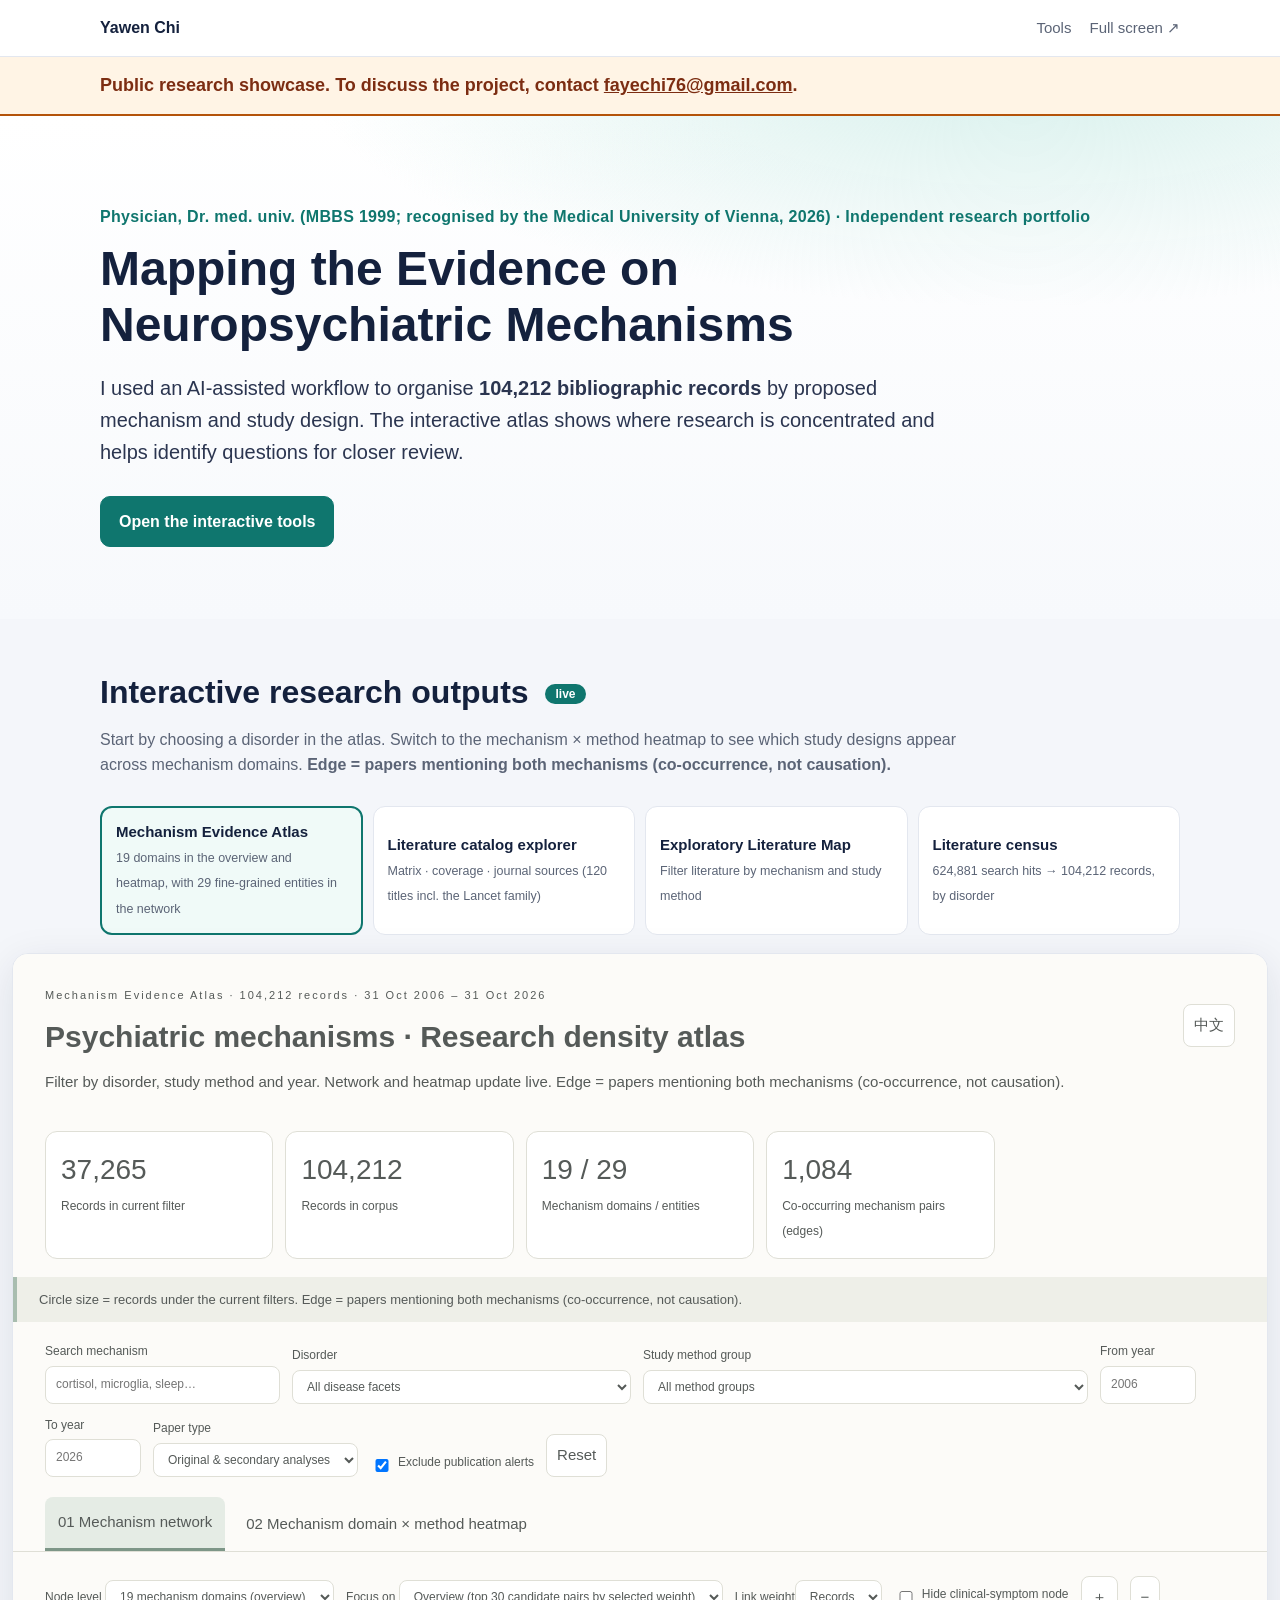
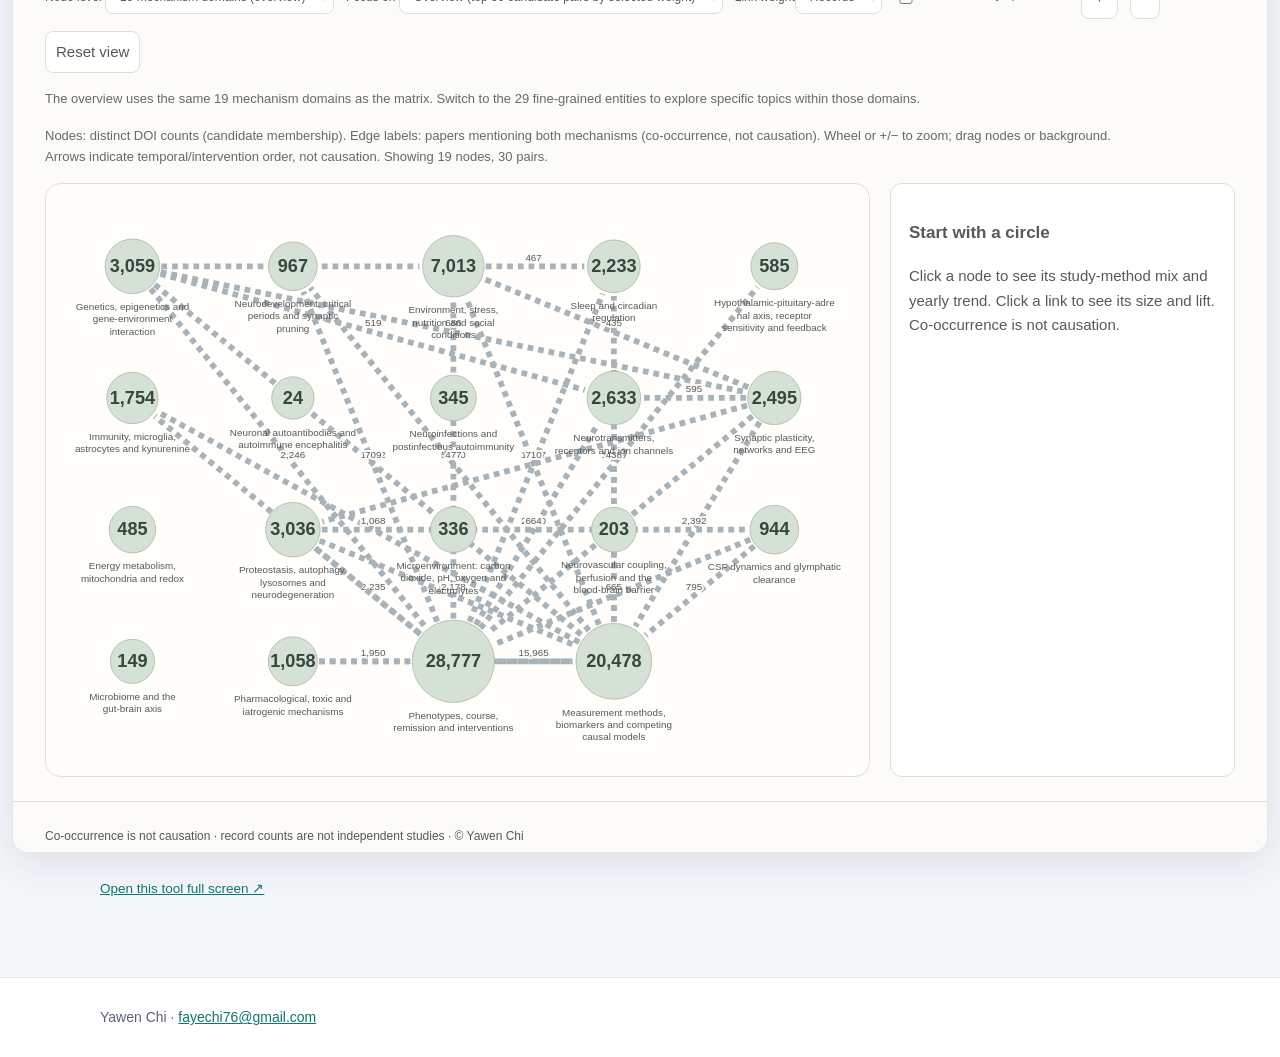
<file: index.html>
<!DOCTYPE html>
<html lang="en">
<head>
<meta charset="utf-8">
<meta name="viewport" content="width=device-width, initial-scale=1">
<title>Yawen Chi · Physician · Quantitative evidence &amp; clinical research portfolio</title>
<meta name="description" content="Physician-researcher portfolio: a machine-assisted map of 104,212 neuropsychiatric research records, and how these data skills prepare for clinical cohort research on venous thromboembolism outcomes and the brain–liver axis.">
<link rel="stylesheet" href="assets/style.css?v=20261121c">
</head>
<body>
<header class="nav">
  <div class="wrap navin">
    <a class="brand" href="#top">Yawen Chi</a>
    <nav><a href="#atlas">Tools</a><a href="atlas/index.html#en" target="_blank" rel="noopener">Full screen ↗</a></nav>
  </div>
</header>

<main id="top">
<div class="partial"><div class="wrap"><strong>Public research showcase.</strong> To discuss the project, contact <a href="mailto:fayechi76@gmail.com">fayechi76@gmail.com</a>.</div></div>

<section class="hero">
  <div class="wrap">
    <p class="eyebrow">Physician, Dr. med. univ. (MBBS 1999; recognised by the Medical University of Vienna, 2026) · Independent research portfolio</p>
    <h1>Mapping the Evidence on Neuropsychiatric Mechanisms</h1>
    <p class="lead">I used an AI-assisted workflow to organise <strong>104,212 bibliographic records</strong> by proposed mechanism and study design. The interactive atlas shows where research is concentrated and helps identify questions for closer review.</p>
    <div class="cta">
      <a class="btn primary" href="#atlas">Open the interactive tools</a>
    </div>
  </div>
</section>

<section id="atlas" class="band atlas">
  <div class="wrap">
    <h2>Interactive research outputs <span class="pill">live</span></h2>
    <p class="sub">Start by choosing a disorder in the atlas. Switch to the mechanism × method heatmap to see which study designs appear across mechanism domains. <strong>Edge = papers mentioning both mechanisms (co-occurrence, not causation).</strong></p>
    <div class="tabs4" role="tablist">
      <button class="on" data-src="atlas/index.html#en"><b>Mechanism Evidence Atlas</b><span>19 domains in the overview and heatmap, with 29 fine-grained entities in the network</span></button>
      <button data-src="catalog/index.html#en"><b>Literature catalog explorer</b><span>Matrix · coverage · journal sources (120 titles incl. the Lancet family)</span></button>
      <button data-src="pilot/index.html"><b>Exploratory Literature Map</b><span>Filter literature by mechanism and study method</span></button>
      <button data-src="census/index.html"><b>Literature census</b><span>624,881 search hits → 104,212 records, by disorder</span></button>
    </div>
  </div>
  <div class="frame"><iframe id="viewer" src="atlas/index.html#en" title="Interactive research output" loading="eager"></iframe></div>
  <div class="wrap"><p class="fine"><a id="fs" href="atlas/index.html#en" target="_blank" rel="noopener">Open this tool full screen ↗</a></p></div>
</section>
<script>(function(){var v=document.getElementById('viewer');
document.querySelectorAll('.tabs4 button').forEach(function(b){b.onclick=function(){document.querySelectorAll('.tabs4 button').forEach(function(x){x.classList.toggle('on',x===b)});v.style.height='';v.src=b.dataset.src;document.getElementById('fs').href=b.dataset.src;};});
window.addEventListener('message',function(e){if(e.source!==v.contentWindow||!e.data||typeof e.data.toolHeight!=='number')return;if(v.getAttribute('src').indexOf('catalog/')!==0)return;var h=Math.max(480,Math.min(12000,e.data.toolHeight));v.style.height=h+'px';});})();</script>


<footer class="foot"><div class="wrap">Yawen Chi · <a href="mailto:fayechi76@gmail.com">fayechi76@gmail.com</a></div></footer>
</main>
</body>
</html>
</file>
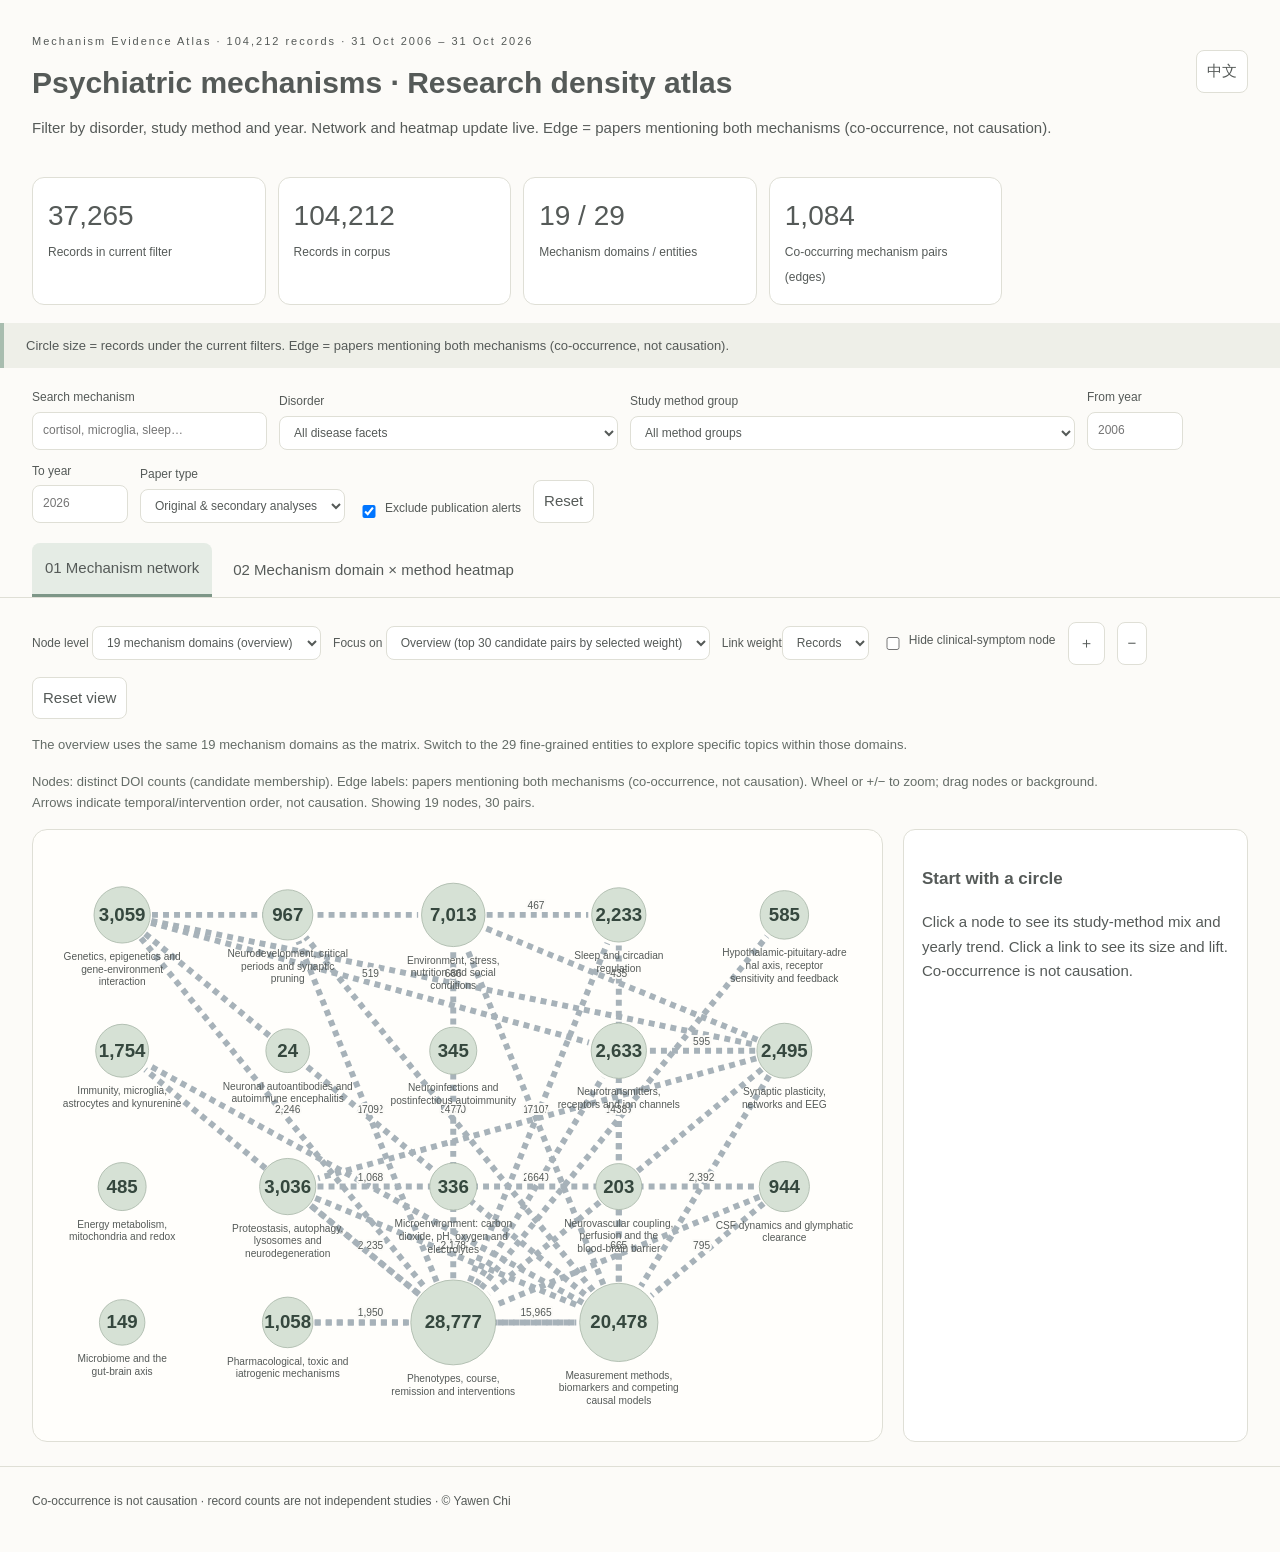
<file: atlas/index.html>
<!doctype html><html lang="en"><meta charset="utf-8"><meta name="viewport" content="width=device-width,initial-scale=1"><title>Mechanism Evidence Atlas · Yawen Chi</title><link rel="stylesheet" href="network.css"><link rel="stylesheet" href="public.css"><body>
<header><div class="eyebrow">Mechanism Evidence Atlas · 104,212 records · 31 Oct 2006 – 31 Oct 2026</div><button id="language" class="lang">中文</button><h1 data-zh="精神疾病机制 · 研究密度网络" data-en="Psychiatric mechanisms · Research density atlas"></h1><p data-zh="筛选疾病、方法与年份，网络与热图实时更新。连线 = 同时提及两个机制的论文（共现，非因果）。" data-en="Filter by disorder, study method and year. Network and heatmap update live. Edge = papers mentioning both mechanisms (co-occurrence, not causation)."></p></header>
<section class="metrics" id="metrics"></section>
<div class="notice" id="notice"></div>
<section class="filters"><label><span data-zh="检索机制" data-en="Search mechanism"></span><input id="search" type="search" placeholder="cortisol, microglia, sleep…"></label><label><span data-zh="疾病" data-en="Disorder"></span><select id="disease"></select></label><label><span data-zh="研究方法主类" data-en="Study method group"></span><select id="method"></select></label><label><span data-zh="起始年份" data-en="From year"></span><input id="from" type="number" min="2006" max="2026" placeholder="2006"></label><label><span data-zh="结束年份" data-en="To year"></span><input id="to" type="number" min="2006" max="2026" placeholder="2026"></label><label><span data-zh="论文类别" data-en="Paper type"></span><select id="paperType"><option value="all" data-zh="全部（含综述）" data-en="All, including reviews"></option><option value="original" selected data-zh="原始研究与二次分析" data-en="Original & secondary analyses"></option><option value="review" data-zh="仅综述与证据综合" data-en="Reviews & evidence synthesis"></option></select></label><label class="check"><input id="alerts" type="checkbox" checked><span data-zh="排除出版警示" data-en="Exclude publication alerts"></span></label><button id="reset" data-zh="重置" data-en="Reset"></button>
<select id="level" hidden><option value="all"></option></select></section>
<nav><button data-tab="network" class="active" data-zh="01 机制网络" data-en="01 Mechanism network"></button><button data-tab="coverage" data-zh="02 机制领域 × 方法热图" data-en="02 Mechanism domain × method heatmap"></button></nav>
<main><section id="network" class="view active"><div class="toolbar"><label><span data-zh="节点层级" data-en="Node level"></span> <select id="granularity" aria-describedby="node-level-note"><option value="top" selected data-zh="19 个机制领域（总览）" data-en="19 mechanism domains (overview)"></option><option value="fine" data-zh="29 个细分机制实体" data-en="29 fine-grained mechanism entities"></option></select></label><select id="edgeMode" hidden><option value="candidate" selected></option></select><label><span data-zh="聚焦实体" data-en="Focus on"></span> <select id="focus"></select></label><label><span data-zh="连线权重" data-en="Link weight"></span><select id="edgeWeight"><option value="raw" data-zh="题录数" data-en="Records"></option><option value="lift">Lift</option></select></label><label class="check"><input id="hideSymptoms" type="checkbox"><span data-zh="隐藏临床症状节点" data-en="Hide clinical-symptom node"></span></label><button id="zoomIn">＋</button><button id="zoomOut">−</button><button id="fit" data-zh="复位" data-en="Reset view"></button></div>
<p class="caption" id="node-level-note" data-zh="默认显示 19 个机制领域，与矩阵使用同一分类层级。切换后可查看归入这些领域的 29 个细分实体。" data-en="The overview uses the same 19 mechanism domains as the matrix. Switch to the 29 fine-grained entities to explore specific topics within those domains."></p>
<p class="caption" id="networkCaption"></p><div class="workspace"><div class="graphWrap"><svg id="graph" viewBox="0 0 1000 720" aria-label="Mechanism research density network" role="img"></svg></div><aside id="inspector"></aside></div></section>
<section id="bars" class="view" hidden><div id="barList"></div><aside id="barInspector"></aside><p id="barCaption"></p></section>
<section id="chains" class="view" hidden><select id="chainSelect"></select><p id="chainWarning"></p><div id="chainList"></div></section>
<section id="coverage" class="view"><p class="caption" data-zh="热图行使用 19 个机制领域，列使用 7 类研究方法。" data-en="Rows use 19 mechanism domains and columns use seven study-method groups."></p><div id="coverageText"></div><h3 data-zh="年度分布（当前筛选）" data-en="Records per year (current filters)"></h3><div id="yearChart"></div></section></main>
<footer data-zh="共现不等于因果 · 题录数不等于独立研究数 · © Yawen Chi" data-en="Co-occurrence is not causation · record counts are not independent studies · © Yawen Chi"></footer>
<script src="data.js"></script><script src="network.js"></script></body></html>
</file>
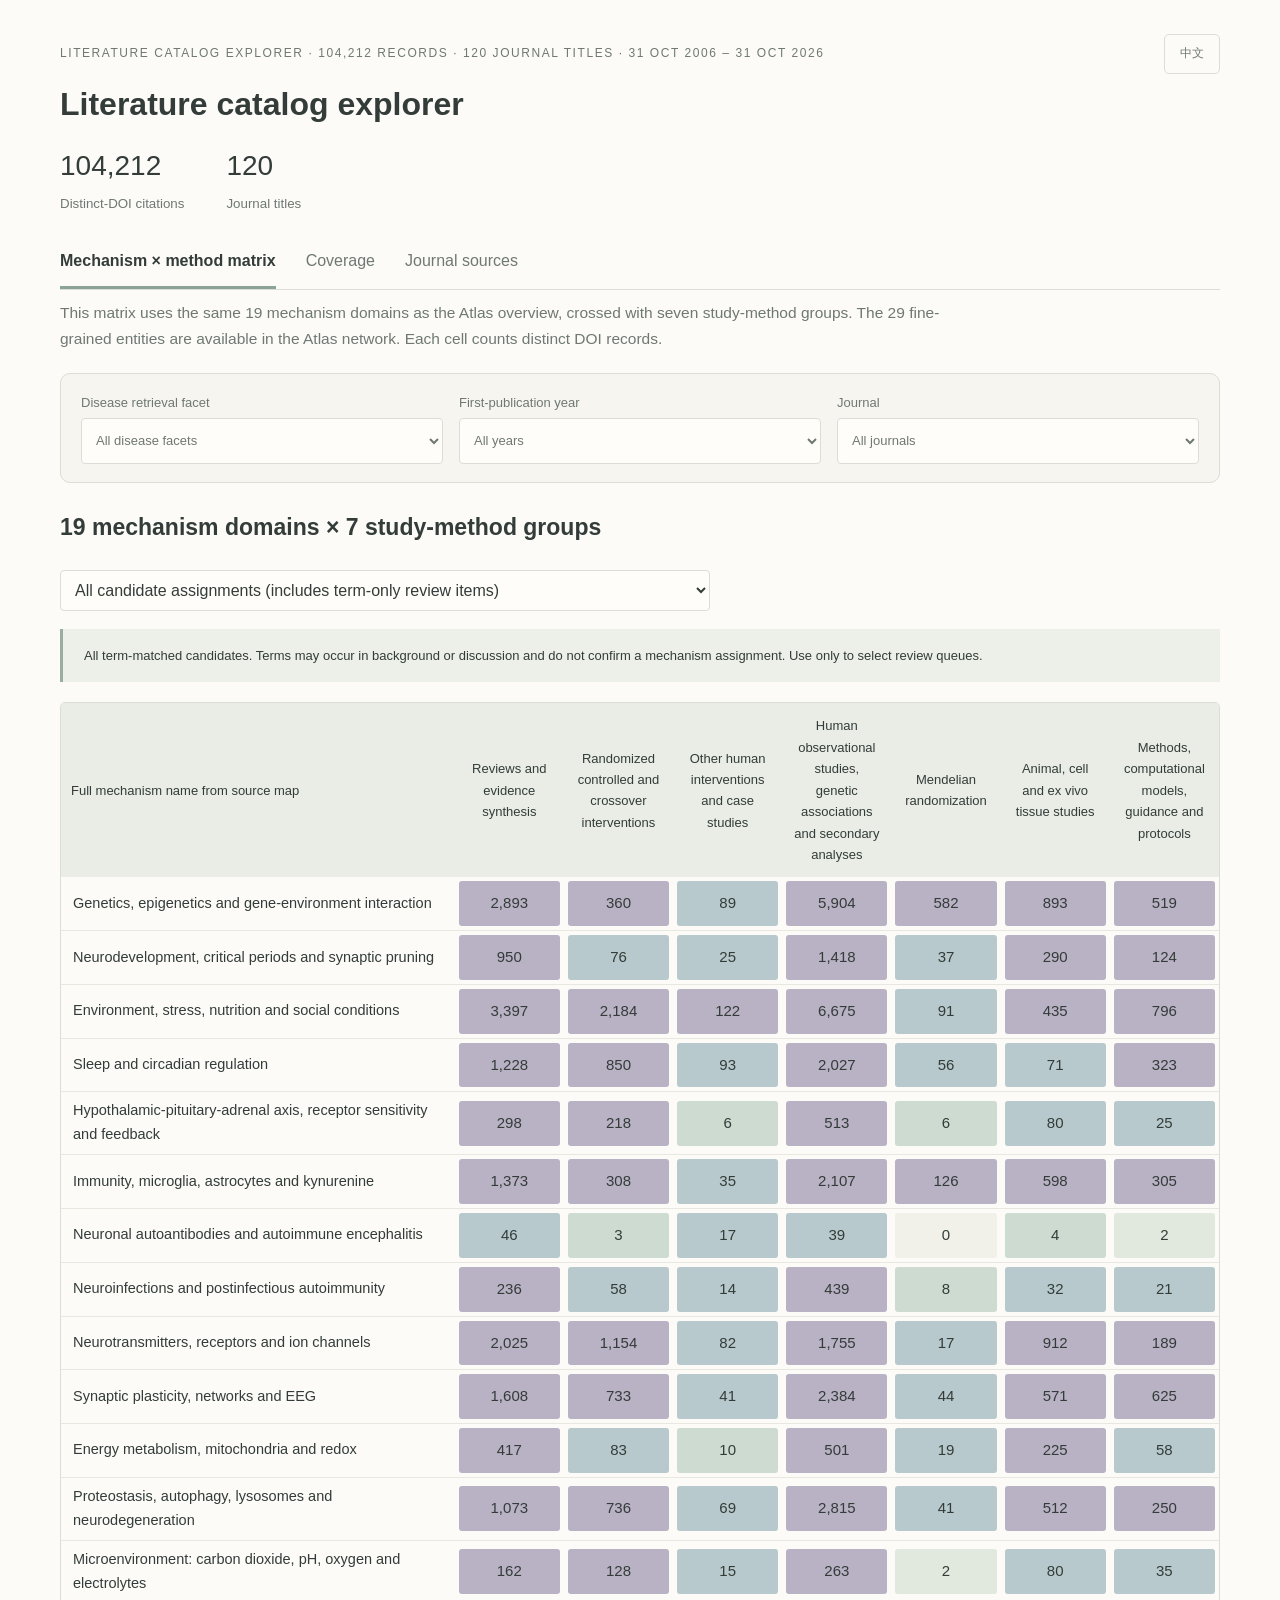
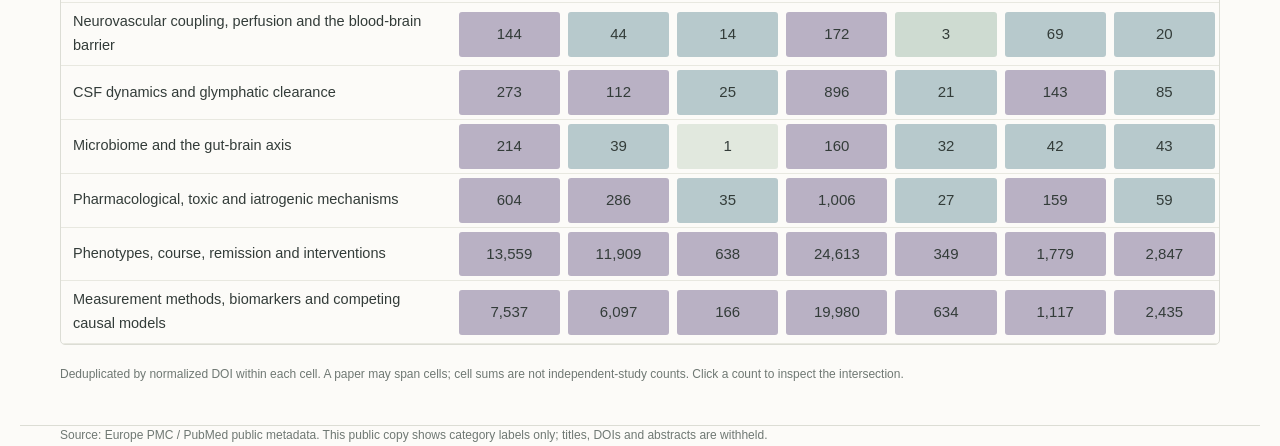
<file: catalog/index.html>
<!doctype html>
<html lang="zh-CN"><head><meta charset="utf-8"><meta name="viewport" content="width=device-width,initial-scale=1">

<title>Literature catalog explorer · Yawen Chi</title><style>
:root{--bg:#FCFBF8;--ink:#333C39;--muted:#6F7873;--line:#DCDDD5;--sage:#9AAE9F;--blue:#A6B7C2;--violet:#B6ABC0}*{box-sizing:border-box}body{margin:0;background:var(--bg);color:var(--ink);font:15px/1.65 -apple-system,BlinkMacSystemFont,"PingFang SC","Helvetica Neue",Arial,sans-serif}main,header,footer{max-width:1440px;margin:auto;padding:0 36px}header{padding-top:30px}.eyebrow{color:var(--muted);font-size:12px;letter-spacing:.13em;display:flex;justify-content:space-between;align-items:center}h1{font-size:34px;line-height:1.3;font-weight:550;margin:15px 0}h2{font-size:23px;font-weight:550}h3{font-size:18px;font-weight:550;margin:9px 0}.lead{color:var(--muted);max-width:1050px}.stats{display:flex;gap:35px;flex-wrap:wrap;margin:24px 0}.stats b{font-size:29px;font-weight:500;display:block}.stats small{color:var(--muted)}button,input,select{font:inherit;color:inherit}button{cursor:pointer}button:focus-visible,input:focus-visible,select:focus-visible,a:focus-visible{outline:3px solid #738D83;outline-offset:3px}a{color:#476E80;text-underline-offset:3px}button,.button{padding:9px 15px;border:1px solid var(--line);border-radius:5px;background:transparent}.tabs{display:flex;gap:24px;border-bottom:1px solid var(--line);margin:25px 0}.tabs button{border:0;border-radius:0;border-bottom:3px solid transparent;color:var(--muted)}.tabs button.active{border-bottom-color:var(--sage);color:var(--ink)}.note{padding:16px 21px;background:#EDF0E9;border-left:3px solid var(--sage);font-size:13px;margin:18px 0}.note.warn{background:#F1ECE5;border-color:#BDA68E}.toolbar{display:grid;grid-template-columns:2fr 1.2fr 1.4fr 1.2fr;gap:13px}.toolbar label{font-size:12px;color:var(--muted)}input,select{width:100%;padding:10px;background:#FFFDF9;border:1px solid var(--line);border-radius:4px;margin-top:4px}.toolbar.second{grid-template-columns:1fr 1fr 1fr 1fr;margin-top:12px}.resultline{display:flex;justify-content:space-between;align-items:center;margin:25px 0 8px;color:var(--muted);font-size:13px;gap:20px}.paper{border-top:1px solid var(--line);padding:20px 0}.paper small,.muted{color:var(--muted)}.meta{font-size:13px}.badges{display:flex;gap:7px;flex-wrap:wrap;margin:9px 0}.badge{padding:2px 8px;background:#E9EEE5;font-size:12px;border-radius:3px}.badge.pending{background:#EEE7DF;color:#795E4E}.badge.blue{background:#E7EDF0}.paper button{font-size:13px}.details{padding:16px 22px;background:#F3F2EC;margin-top:15px}.details dl{display:grid;grid-template-columns:180px 1fr;gap:12px 22px}.details dt{color:var(--muted);font-size:13px}.details dd{margin:0;overflow-wrap:anywhere}.evidence{font-size:13px;width:100%;border-collapse:collapse}.evidence td,.evidence th{text-align:left;vertical-align:top;padding:10px 9px;border-bottom:1px solid var(--line)}.evidence th{color:var(--muted);font-weight:500}.evidence th:first-child{width:28%}.abstract{white-space:pre-wrap;max-height:430px;overflow:auto;font-size:14px}.pager{display:flex;gap:15px;align-items:center;justify-content:center;padding:25px}.matrixwrap{overflow:auto;border:1px solid var(--line);border-radius:5px;margin:20px 0}.matrix{border-collapse:collapse;width:100%;table-layout:fixed;font-size:12px}.matrix th:first-child{width:34%;text-align:left}.matrix th{font-weight:500;background:#E9EDE6;padding:12px 10px}.matrix td{border-bottom:1px solid #E8E8E0;padding:4px;text-align:center}.matrix td:first-child{text-align:left;padding:7px 12px}.matrix button{display:block;width:100%;border:0;border-radius:3px;padding:5px 0;font-size:13px}.legend{font-size:12px;color:var(--muted)}.split{display:grid;grid-template-columns:1fr 1fr;gap:35px}.dist{list-style:none;padding:0}.dist li{display:grid;grid-template-columns:1fr auto;gap:20px;padding:7px 0;border-bottom:1px solid var(--line);font-size:13px}.loading{padding:26px;background:#E9EDE6;margin:20px 0}.toolbar[aria-disabled="true"]{opacity:.5;pointer-events:none}footer{margin-top:40px;padding-top:20px;padding-bottom:35px;border-top:1px solid var(--line);font-size:12px;color:var(--muted)}[hidden]{display:none!important}.wide{overflow:auto}.scopeTable{border-collapse:collapse;width:100%;font-size:14px}.scopeTable th,.scopeTable td{padding:10px 12px;text-align:left;border-bottom:1px solid var(--line)}.scopeTable td:last-child{text-align:right} @media(max-width:900px){header,main,footer{padding-left:20px;padding-right:20px}.toolbar,.toolbar.second,.split{grid-template-columns:1fr 1fr}h1{font-size:28px}.details dl{grid-template-columns:1fr}.details dd{margin-bottom:10px}.matrix{min-width:900px}.stats{gap:24px}}@media print{.toolbar,.tabs,.pager,.eyebrow button,.paper button{display:none}header,main{max-width:none;padding:0}.paper{break-inside:avoid}body{font-size:10px}.matrix{font-size:8px}.details{background:none}.abstract{max-height:none}.stats b{font-size:20px}@page{size:A4 landscape;margin:12mm}}
.journalSourceTable{min-width:900px}.journalSourceTable td{vertical-align:top}.journalSourceTable small{overflow-wrap:anywhere}.tabs{flex-wrap:wrap;gap:12px}.dist button{text-align:left;padding:4px 7px}#journal-source-top{max-width:1050px}@media(max-width:600px){.toolbar,.toolbar.second{grid-template-columns:1fr!important}.resultline{flex-wrap:wrap}}
#stats>div:nth-child(n+3){display:none}#filters .toolbar:first-child label:first-child{display:none}#filters .toolbar:first-child{grid-template-columns:1.2fr 1.4fr 1.2fr}#intro{display:none}
/* public split layout */
body{font-size:16px}main,header,footer{max-width:1240px;padding:0 40px}header{padding-top:34px}h1{font-size:32px;font-weight:600;margin:10px 0 6px}
.stats{gap:42px;margin:18px 0 8px}.stats b{font-size:28px}
.tabs{gap:30px!important;margin:22px 0 10px}.tabs button{padding:10px 0 12px;font-size:16px}.tabs button.active{font-weight:600;border-bottom-color:#8BA497}
#safety-note,#coverage-note,#journal-source-note{display:none}
.tabintro{color:var(--muted);margin:6px 0 22px;max-width:900px;font-size:15.5px}
#filters{background:#F6F5EF;border:1px solid var(--line);border-radius:10px;padding:18px 20px 6px;margin-bottom:26px}
#filters .toolbar,#filters .toolbar.second{display:grid;grid-template-columns:repeat(auto-fit,minmax(220px,1fr))!important;gap:16px;margin:0 0 12px!important}
#filters label{font-size:13px}#filters label.offtab{display:none}#filters .toolbar.empty{display:none}
#filters select{height:46px}
.matrixwrap{overflow-x:auto}.matrix{font-size:14.5px}.matrix th{font-size:13px}.matrix td button{min-width:72px;padding:10px 8px;font-size:15px}
.dist li{padding:6px 0;font-size:15px}.split{gap:48px}
#journal-source-summary{gap:36px}.wide{overflow-x:auto}
#filters{display:grid;grid-template-columns:repeat(auto-fit,minmax(230px,1fr));gap:16px;padding-bottom:18px}#filters .toolbar,#filters .toolbar.second{display:contents!important}#filters label{display:block}
@media(max-width:700px){.tabs{flex-wrap:nowrap!important;overflow-x:auto;white-space:nowrap}.tabs button{font-size:14.5px}main,header,footer{padding:0 18px}h1{font-size:25px}.tabs{gap:18px!important}.tabs button{font-size:15px}.stats{gap:24px}.split{display:block}#filters{padding:14px 14px 2px}}
</style></head><body>
<header><div class="eyebrow"><span>LITERATURE CATALOG EXPLORER · 104,212 RECORDS · 120 JOURNAL TITLES · 31 OCT 2006 – 31 OCT 2026</span><button id="language">English</button></div><h1>Literature catalog explorer</h1><p class="lead" id="intro"></p><div class="stats" id="stats"></div><p hidden><a id="scope-link"></a><a id="pilot-link"></a><a id="map-link"></a></p><nav class="tabs"><button data-tab="papers" id="tab-papers" hidden></button><button data-tab="matrix" id="tab-matrix"></button><button data-tab="coverage" id="tab-coverage"></button><button data-tab="journals" id="tab-journals">期刊来源</button></nav></header>
<main><div class="loading" id="loading" role="status"></div><div class="note" id="safety-note"></div>
<p class="tabintro" id="tab-intro"></p><div class="note" id="journal-family-note" hidden><span id="journal-family-label"></span> <button id="journal-family-clear">取消来源系列筛选</button></div><section id="filters"><div class="toolbar" aria-disabled="true"><label><span id="label-search"></span><input id="search" type="search"></label><label><span id="label-disease"></span><select id="disease"></select></label><label><span id="label-mechanism"></span><select id="mechanism"></select></label><label><span id="label-method"></span><select id="method"></select></label></div>
<div class="toolbar second" aria-disabled="true"><label><span id="label-year"></span><select id="year"></select></label><label><span id="label-drug"></span><select id="drug"></select></label><label><span id="label-status"></span><select id="status"></select></label><label><span id="label-sort"></span><select id="sort"></select></label></div><div class="toolbar" style="grid-template-columns:1fr 1fr;margin-top:12px" aria-disabled="true"><label><span id="label-design">Specific design</span><select id="design"></select></label><label><span id="label-journal">Journal</span><select id="journal"></select></label></div></section>
<section id="papers"><div class="resultline"><span id="result-count" aria-live="polite"></span><span id="page-note"></span><button id="reset">清除筛选 / Reset</button></div><div id="paper-list"></div><div class="pager"><button id="prev"></button><span id="page-count"></span><button id="next"></button></div></section>
<section id="matrix" hidden><h2 id="matrix-title"></h2><select id="matrix-mode" style="max-width:650px"></select><div class="note" id="matrix-note"></div><div class="matrixwrap" id="matrix-table"></div><p class="legend" id="matrix-legend"></p></section>
<section id="coverage" hidden><h2 id="coverage-title"></h2><div class="note warn" id="coverage-note"></div><div class="split"><section><h3 id="disease-dist-title"></h3><ul id="disease-dist" class="dist"></ul></section><section><h3 id="method-dist-title"></h3><ul id="method-dist" class="dist"></ul></section></div></section>
<section id="journals" hidden><h2 id="journal-source-title">期刊来源 Journal Source</h2><div class="note" id="journal-source-note"></div><div class="stats" id="journal-source-summary"></div><h3 id="journal-source-focus-title"></h3><div class="wide" id="journal-source-focus"></div><h3 id="journal-source-top-title"></h3><ul class="dist" id="journal-source-top"></ul><h3 id="journal-source-table-title"></h3><div class="wide" id="journal-source-table"></div><div class="note warn" id="journal-source-audit"></div></section></main><footer id="footer"></footer><script>
window.ELTabFilters=function(){var SETS={matrix:['disease','year','journal'],coverage:['disease','mechanism','method','design','year'],journals:['disease','mechanism','year','journal']};
var INTRO={matrix:'This matrix uses the same 19 mechanism domains as the Atlas overview, crossed with seven study-method groups. The 29 fine-grained entities are available in the Atlas network. Each cell counts distinct DOI records.',coverage:'How the records spread across disorder facets and method groups under the current filters. Facets overlap; counts are records, not independent studies.',journals:'Where the records were published, including the Lancet family. Use "Filter source" to focus on one journal family.'};
var t=EL.tab,set=SETS[t]||[],changed=false;
['search','disease','mechanism','method','year','drug','status','sort','design','journal'].forEach(function(id){var el=document.getElementById(id);if(!el)return;var lab=el.closest('label');var on=set.indexOf(id)>=0;if(lab)lab.classList.toggle('offtab',!on);if(!on&&el.value!==''&&EL._lastTab!==undefined&&EL._lastTab!==t){el.value='';changed=true;}});
document.querySelectorAll('#filters .toolbar').forEach(function(tb){tb.classList.toggle('empty',!tb.querySelector('label:not(.offtab)'));});
if(t!=='journals'&&EL.journalFamily&&EL._lastTab!==t){EL.journalFamily='';changed=true;}
var intro=document.getElementById('tab-intro');if(intro)intro.textContent=EL.lang==='zh'?'':(INTRO[t]||'');
var prev=EL._lastTab;EL._lastTab=t;if(changed&&prev!==t){EL.crossKeep=true;setTimeout(function(){update();},0);}};
</script><script src="assets/portal.js"></script><script src="assets/journal-source-data.js"></script><script src="assets/journal-source.js"></script><script src="assets/config.js"></script><script>(function(){var t=0,iv=setInterval(function(){var b=document.querySelector('[data-tab="matrix"]');t++;if(b&&window.EL&&EL.s&&EL.loaded===EL.s.catalog_records){b.click();clearInterval(iv);}if(t>200)clearInterval(iv);},100);})();</script><script>(function(){if(window.parent===window)return;var last=0;function s(){var b=document.body;if(!b)return;var cs=getComputedStyle(b);var h=Math.ceil(b.getBoundingClientRect().height+parseFloat(cs.marginTop)+parseFloat(cs.marginBottom));if(Math.abs(h-last)>2){last=h;window.parent.postMessage({toolHeight:h},"*");}}window.addEventListener("load",s);if(window.ResizeObserver)new ResizeObserver(s).observe(document.body);setInterval(s,1000);s();})();</script></body></html>
</file>
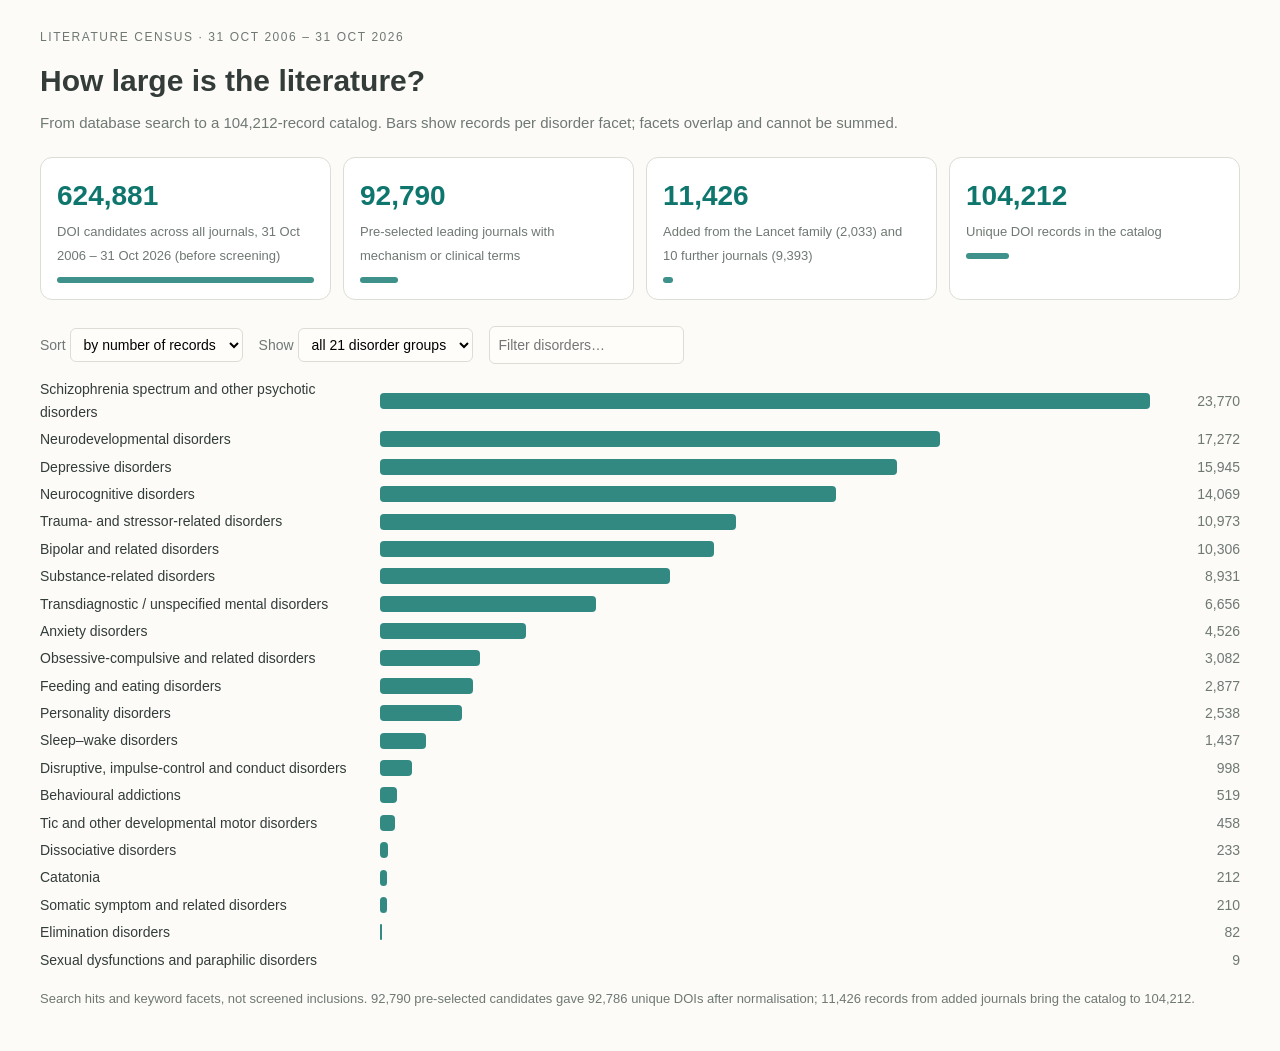
<file: census/index.html>
<!doctype html><html lang="en"><meta charset="utf-8"><meta name="viewport" content="width=device-width,initial-scale=1"><title>Literature census · Yawen Chi</title>
<style>
body{margin:0;background:#FCFBF8;color:#333C39;font:15px/1.6 -apple-system,BlinkMacSystemFont,"Segoe UI",Roboto,Arial,sans-serif}
.w{max-width:1200px;margin:auto;padding:28px 32px}.eb{font-size:12px;letter-spacing:.13em;color:#6F7873}h1{font-size:30px;font-weight:550;margin:10px 0 6px}.lead{color:#6F7873;margin:0 0 22px}
.funnel{display:grid;grid-template-columns:repeat(4,1fr);gap:12px;margin-bottom:26px}.f{background:#fff;border:1px solid #DCDDD5;border-radius:12px;padding:16px}.f b{display:block;font-size:28px;color:#0f766e;font-weight:600}.f span{font-size:13px;color:#6F7873}
.f .bar{height:6px;background:#0f766e;border-radius:3px;margin-top:10px;opacity:.8}
.ctl{display:flex;gap:16px;flex-wrap:wrap;align-items:center;margin:8px 0 14px;font-size:14px;color:#6F7873}select,input{font:inherit;padding:7px 9px;border:1px solid #DCDDD5;border-radius:6px;background:#FFFDF9}
.row{display:grid;grid-template-columns:330px 1fr 80px;gap:10px;align-items:center;margin:5px 0;font-size:14px}.row .b{height:16px;background:#0f766e;border-radius:4px;opacity:.85;transition:width .3s}.row span:last-child{text-align:right;color:#6F7873;font-variant-numeric:tabular-nums}
.note{font-size:13px;color:#6F7873;margin-top:18px}
@media(max-width:800px){.funnel{grid-template-columns:1fr 1fr}.row{grid-template-columns:150px 1fr 60px;font-size:12px}}
</style><body><div class="w">
<div class="eb">LITERATURE CENSUS · 31 OCT 2006 – 31 OCT 2026</div><h1>How large is the literature?</h1><p class="lead">From database search to a 104,212-record catalog. Bars show records per disorder facet; facets overlap and cannot be summed.</p>
<div class="funnel" id="funnel"></div>
<div class="ctl"><label>Sort <select id="sort"><option value="n">by number of records</option><option value="a">alphabetically</option></select></label><label>Show <select id="top"><option value="99">all 21 disorder groups</option><option value="10">top 10</option><option value="5">top 5</option></select></label><label><input id="q" type="search" placeholder="Filter disorders…"></label></div>
<div id="bars"></div>
<p class="note">Search hits and keyword facets, not screened inclusions. 92,790 pre-selected candidates gave 92,786 unique DOIs after normalisation; 11,426 records from added journals bring the catalog to 104,212.</p></div>
<script>
const F=[[624881,'DOI candidates across all journals, 31 Oct 2006 – 31 Oct 2026 (before screening)'],[92790,'Pre-selected leading journals with mechanism or clinical terms'],[11426,'Added from the Lancet family (2,033) and 10 further journals (9,393)'],[104212,'Unique DOI records in the catalog']];
const D=[['Neurodevelopmental disorders',17272],['Schizophrenia spectrum and other psychotic disorders',23770],['Bipolar and related disorders',10306],['Depressive disorders',15945],['Anxiety disorders',4526],['Obsessive-compulsive and related disorders',3082],['Trauma- and stressor-related disorders',10973],['Dissociative disorders',233],['Somatic symptom and related disorders',210],['Feeding and eating disorders',2877],['Elimination disorders',82],['Sleep–wake disorders',1437],['Disruptive, impulse-control and conduct disorders',998],['Substance-related disorders',8931],['Behavioural addictions',519],['Personality disorders',2538],['Neurocognitive disorders',14069],['Tic and other developmental motor disorders',458],['Sexual dysfunctions and paraphilic disorders',9],['Catatonia',212],['Transdiagnostic / unspecified mental disorders',6656]];
const fmt=n=>n.toLocaleString('en-US');
document.getElementById('funnel').innerHTML=F.map(([n,l])=>'<div class="f"><b>'+fmt(n)+'</b><span>'+l+'</span><div class="bar" style="width:'+Math.max(4,100*n/F[0][0]).toFixed(1)+'%"></div></div>').join('');
function draw(){const s=sort.value,t=+topSel.value,q=document.getElementById('q').value.toLowerCase();let r=D.filter(d=>d[0].toLowerCase().includes(q));r.sort(s==='n'?(a,b)=>b[1]-a[1]:(a,b)=>a[0].localeCompare(b[0]));if(s==='n')r=r.slice(0,t);else r=r.slice(0,t);const m=Math.max(...D.map(d=>d[1]));bars.innerHTML=r.map(([l,n])=>'<div class="row"><span>'+l+'</span><div><div class="b" style="width:'+(100*n/m).toFixed(1)+'%"></div></div><span>'+fmt(n)+'</span></div>').join('');}
const sort=document.getElementById('sort'),topSel=document.getElementById('top'),bars=document.getElementById('bars');[sort,topSel].forEach(e=>e.onchange=draw);document.getElementById('q').oninput=draw;draw();
</script></body></html>
</file>
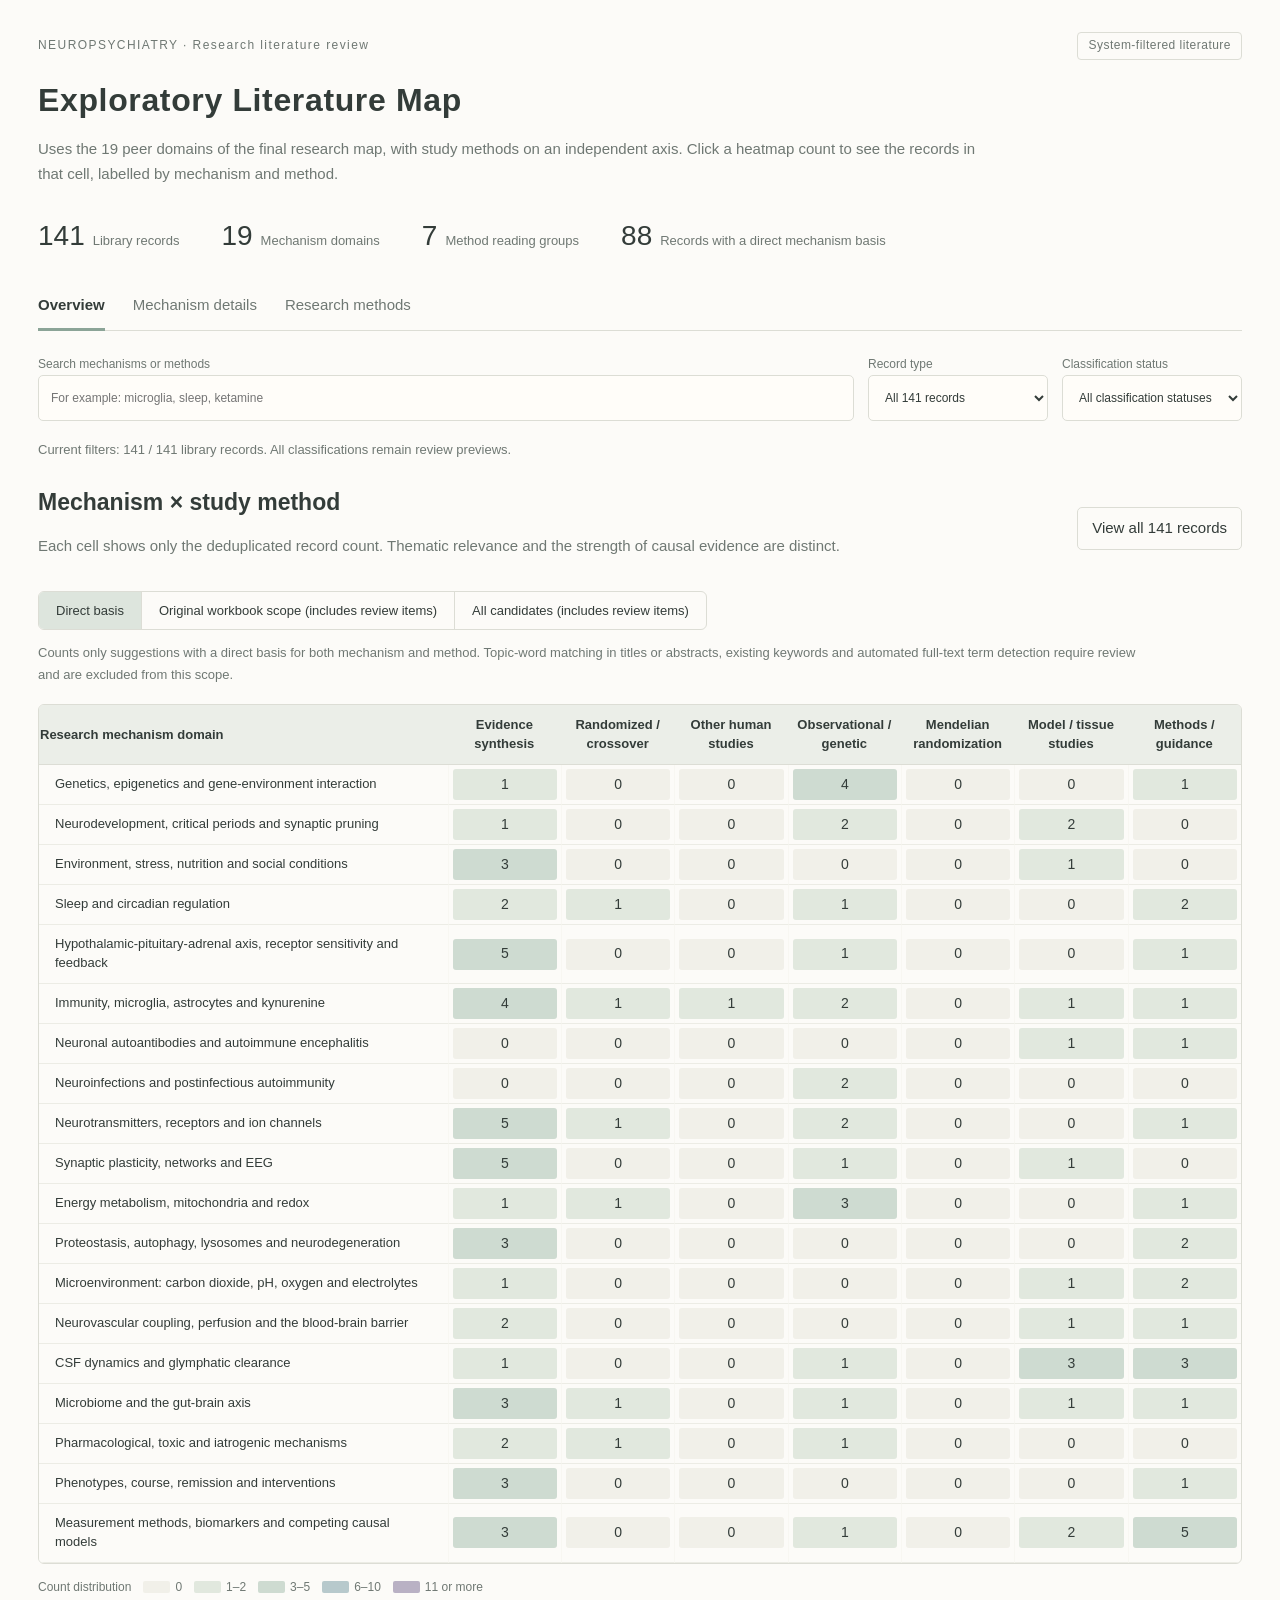
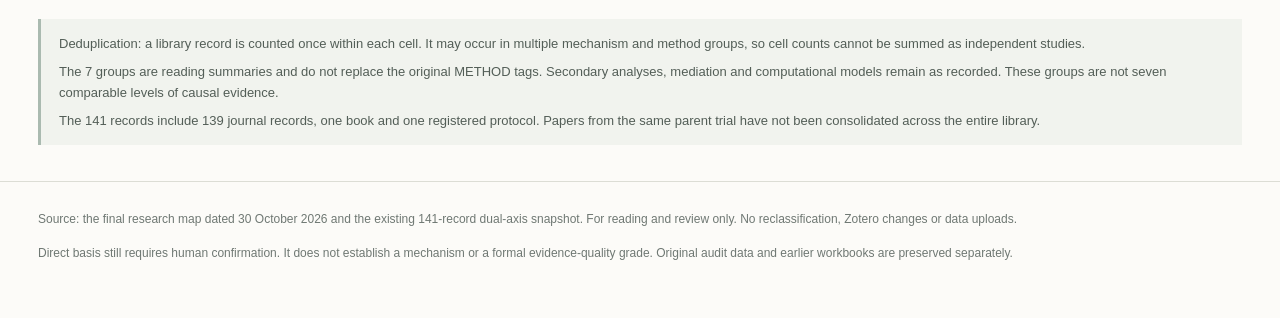
<file: pilot/index.html>
<!doctype html>
<html lang="en"><head><meta charset="utf-8"><meta name="viewport" content="width=device-width,initial-scale=1">
<meta http-equiv="Content-Security-Policy" content="default-src 'none'; style-src 'unsafe-inline'; script-src 'unsafe-inline'; img-src data:; connect-src 'none'; base-uri 'none'; form-action 'none'">
<title>Exploratory Literature Map · Yawen Chi</title>
<style>
:root{--ivory:#FCFBF8;--ink:#333C39;--muted:#6F7873;--sage:#9AAE9F;--blue:#A6B7C2;--lavender:#B6ABC0;--line:#DCDDD5;--soft:#F1F0E9;--warn:#8A6658}
*{box-sizing:border-box}body{margin:0;background:var(--ivory);color:var(--ink);font:15px/1.65 -apple-system,BlinkMacSystemFont,"PingFang SC","Helvetica Neue",Arial,sans-serif}button,input,select{font:inherit}button{cursor:pointer;color:inherit}button:focus-visible,input:focus-visible,select:focus-visible,summary:focus-visible{outline:3px solid #6C8C85;outline-offset:3px}a{color:#476E80;text-underline-offset:3px}header,main,footer{max-width:1390px;margin:auto;padding:0 38px}.topline{display:flex;justify-content:space-between;align-items:center;padding:32px 0 12px;font-size:12px;letter-spacing:.12em;color:var(--muted)}.local{border:1px solid var(--line);border-radius:4px;padding:3px 10px;letter-spacing:.04em}h1{font-size:32px;font-weight:600;letter-spacing:.02em;line-height:1.3;margin:8px 0 16px}h2{font-size:23px;font-weight:550;margin:0 0 12px}h3{font-size:18px;line-height:1.6;margin:8px 0 12px;font-weight:550}p{margin:8px 0 14px}.lead{max-width:950px;color:var(--muted)}.stats{display:flex;gap:42px;margin:26px 0 24px}.stats span{font-size:13px;color:var(--muted)}.stats b{font-weight:500;font-size:28px;color:var(--ink);margin-right:8px}.nav{display:flex;gap:28px;border-bottom:1px solid var(--line);margin-bottom:24px}.nav button{border:0;background:none;padding:10px 0 12px;color:var(--muted);position:relative}.nav button.active{color:var(--ink);font-weight:600}.nav button.active:after{content:"";position:absolute;height:3px;bottom:-1px;left:0;right:0;background:#8BA497}.toolbar{display:grid;grid-template-columns:minmax(260px,1fr) 180px 180px;gap:14px;margin:0 0 18px}.toolbar label{display:block;color:var(--muted);font-size:12px}.toolbar input,.toolbar select,.select-row select{width:100%;border:1px solid var(--line);border-radius:5px;background:#FFFDF9;padding:10px 12px;color:var(--ink);height:46px}.view{margin-top:24px}.view[hidden],article[hidden],[hidden]{display:none!important}.section-heading{display:flex;justify-content:space-between;gap:24px;align-items:center;margin-bottom:8px}.quiet-button{border:1px solid var(--line);border-radius:5px;background:transparent;padding:8px 14px;white-space:nowrap}.mode-strip{display:flex;gap:0;flex-wrap:wrap;margin:18px 0 12px;border:1px solid var(--line);border-radius:6px;width:fit-content;overflow:hidden}.mode-strip button{background:transparent;border:0;border-right:1px solid var(--line);padding:8px 17px;font-size:13px}.mode-strip button:last-child{border:0}.mode-strip button.active{background:#DDE5DD}.scope-note{font-size:13px;color:var(--muted);max-width:1100px;min-height:44px}.matrix-wrap{margin-top:18px;overflow:auto;border:1px solid var(--line);border-radius:6px}.matrix{border-collapse:separate;border-spacing:0;width:100%;table-layout:fixed;font-size:13px}.matrix thead th{background:#EBEEE8;border-bottom:1px solid var(--line);height:60px;position:sticky;top:0;z-index:1}.matrix th:first-child{width:34%;text-align:left}.matrix tbody th{background:var(--ivory);font-weight:450;border-bottom:1px solid #ECECE5}.matrix td{padding:4px;border-left:1px solid #F8F7F2;border-bottom:1px solid #ECECE5;vertical-align:middle}.matrix th button{display:block;border:0;background:none;width:100%;text-align:inherit;padding:9px 15px;line-height:1.45;font-size:13px}.matrix th button:hover{text-decoration:underline;text-underline-offset:4px}.matrix .method-head{text-align:center;padding:8px 3px}.cell{display:block;width:100%;height:31px;border:0;border-radius:3px;font-variant-numeric:tabular-nums;font-size:14px;transition:box-shadow .15s}.cell:hover{box-shadow:inset 0 0 0 2px #738D83}.legend{display:flex;align-items:center;gap:12px;font-size:12px;color:var(--muted);margin:14px 0 8px;flex-wrap:wrap}.swatch{width:27px;height:12px;border-radius:2px;display:inline-block;vertical-align:middle;margin-right:5px}.note-box{border-left:3px solid #AABAB0;background:#F1F3EE;padding:14px 18px;margin:22px 0;color:#535E57;font-size:13px}.note-box p{margin:0 0 6px}.note-box p:last-child{margin:0}.select-row{display:flex;align-items:center;gap:18px;margin:14px 0 20px}.select-row select{max-width:620px}.detail-controls{display:flex;gap:16px;align-items:center;margin:12px 0 22px;color:var(--muted);font-size:13px}.paper{padding:25px 0;border-top:1px solid var(--line)}.paper-top{display:flex;align-items:center;gap:14px;font-size:12px;flex-wrap:wrap}.status{color:#48665A;background:#E7EEE6;border-radius:3px;padding:3px 8px}.status.pending{background:#EEE6DF;color:#795E4E}.muted{color:var(--muted)}.doi{font-size:13px;color:var(--muted);word-break:break-all}dl{display:grid;grid-template-columns:190px 1fr;gap:10px 25px;margin:22px 0}dt{font-size:13px;color:var(--muted)}dd{margin:0}details{background:#F4F3ED;border-radius:5px;padding:12px 16px;margin-top:20px}summary{cursor:pointer;font-size:13px;font-weight:550}.evidence-scroll{overflow:auto;margin-top:15px}.evidence{width:100%;min-width:850px;border-collapse:collapse;font-size:13px}.evidence th{text-align:left;color:#626F67;font-weight:550;border-bottom:1px solid var(--line);padding:8px}.evidence td{vertical-align:top;padding:12px 8px;border-bottom:1px solid #E3E3DA}.evidence th:nth-child(1){width:6%}.evidence th:nth-child(2){width:20%}.evidence th:nth-child(3){width:35%}.evidence th:nth-child(4){width:21%}.caution{font-size:12px;color:var(--warn);margin-top:15px}.result-count{font-size:13px;color:var(--muted)}.empty{padding:45px 0;color:var(--muted)}.distribution{display:grid;grid-template-columns:repeat(2,minmax(0,1fr));gap:6px 34px;margin:20px 0 28px}.distribution button{display:grid;grid-template-columns:1fr 34px;gap:14px;align-items:center;text-align:left;background:none;border:0;border-bottom:1px solid #E4E5DC;padding:8px 0;font-size:13px}.distribution b{font-weight:500;text-align:right;padding:3px 0;background:#E1E8E1;border-radius:3px}.questions{display:grid;grid-template-columns:1fr 1fr;gap:22px 36px;margin-top:24px}.question{padding:20px 0;border-top:3px solid var(--sage)}.question:nth-child(2){border-color:var(--blue)}.question:nth-child(3){border-color:var(--lavender)}.question:nth-child(4){border-color:#C4B4A0}.question .eyebrow{font-size:12px;color:var(--muted);letter-spacing:.05em}.question p{font-size:14px}.dispute{padding:16px 0;border-top:1px solid var(--line)}.coverage-list{columns:2;column-gap:40px;padding-left:20px;font-size:13px}.coverage-list li{margin-bottom:8px;break-inside:avoid}.method-definition{padding:14px 0;border-top:1px solid var(--line)}.method-definition p{font-size:13px}.method-definition h3{font-size:16px}.definitions summary{font-weight:500}footer{margin-top:36px;padding-top:20px;padding-bottom:40px;border-top:1px solid var(--line);font-size:12px;color:var(--muted)}.back{border:0;background:none;text-decoration:underline;padding:0;color:#577367;font-size:13px}
@media(max-width:850px){header,main,footer{padding-left:20px;padding-right:20px}h1{font-size:26px}.toolbar{grid-template-columns:1fr 1fr}.toolbar label:first-child{grid-column:1/-1}.stats{gap:18px;flex-wrap:wrap}.stats b{font-size:24px}.nav{gap:20px}.matrix{min-width:900px}.questions,.distribution{grid-template-columns:1fr}dl{grid-template-columns:1fr;gap:5px}dd{margin-bottom:10px}.coverage-list{columns:1}.section-heading{align-items:flex-start;flex-direction:column}}
@media print{header,main,footer{max-width:none;padding:0}.toolbar,.nav,.quiet-button,.detail-controls,.mode-strip,footer{display:none}.view:not(#overview){display:none!important}#overview{display:block!important}.matrix-wrap{overflow:visible}.matrix{font-size:9px;min-width:0}.matrix th:first-child{width:33%}.matrix th button,.matrix .method-head{font-size:8px;padding:3px}.matrix .cell{font-size:10px;height:20px}.matrix th{height:30px}.matrix td{padding:2px}h1{font-size:20px}.stats{margin:10px 0}.scope-note{font-size:10px}.topline{padding-top:0}.note-box{font-size:10px;padding:8px;break-inside:avoid}@page{size:A4 landscape;margin:12mm}}
</style></head><body>
<header><div class="topline"><span>NEUROPSYCHIATRY · Research literature review</span><span class="local">System-filtered literature</span></div>
<h1>Exploratory Literature Map</h1><p class="lead">Uses the 19 peer domains of the final research map, with study methods on an independent axis. Click a heatmap count to see the records in that cell, labelled by mechanism and method.</p>
<div class="stats"><div><b>141</b><span>Library records</span></div><div><b>19</b><span>Mechanism domains</span></div><div><b>7</b><span>Method reading groups</span></div><div><b>88</b><span>Records with a direct mechanism basis</span></div></div>
<nav class="nav" aria-label="Reading views"><button class="active" data-page="overview">Overview</button><button data-page="mechanism">Mechanism details</button><button data-page="method">Research methods</button></nav>
</header><main>
<div class="toolbar"><label>Search mechanisms or methods<input id="search" type="search" placeholder="For example: microglia, sleep, ketamine" aria-label="Search papers"></label>
<label>Record type<select id="type-filter"><option value="all">All 141 records</option><option value="article">139 journal records only</option><option value="other">Book and registry records</option></select></label>
<label>Classification status<select id="status-filter"><option value="all">All classification statuses</option><option value="keyword">Includes keyword-only items needing review</option><option value="direct">Direct basis for mechanism and method</option><option value="archive">Historical / methods archive</option></select></label></div>
<p class="result-count" id="global-count" aria-live="polite"></p>
<section class="view" id="overview"><div class="section-heading"><div><h2>Mechanism × study method</h2><p class="muted">Each cell shows only the deduplicated record count. Thematic relevance and the strength of causal evidence are distinct.</p></div><button id="all-papers" class="quiet-button">View all 141 records</button></div>
<div class="mode-strip" role="group" aria-label="Matrix counting scope"><button class="active" data-mode="direct">Direct basis</button><button data-mode="legacy">Original workbook scope (includes review items)</button><button data-mode="all">All candidates (includes review items)</button></div>
<p class="scope-note" id="mode-note"></p><div class="matrix-wrap"><table class="matrix" aria-label="Record counts across 19 mechanisms and 7 method groups"><thead><tr><th scope="col">Research mechanism domain</th><th scope="col"><button class="method-head" data-group="1" title="Systematic, narrative, scoping and methodological reviews, and all types of meta-analysis.">Evidence synthesis</button></th><th scope="col"><button class="method-head" data-group="2" title="Randomized controlled and crossover designs remain distinct. Crossover design alone does not guarantee random allocation.">Randomized / crossover</button></th><th scope="col"><button class="method-head" data-group="3" title="Human interventions with unconfirmed randomization, single cases and case series are kept separate from randomized trials.">Other human studies</button></th><th scope="col"><button class="method-head" data-group="4" title="Cohort, cross-sectional, case-control, registry, genetic association and secondary-data studies. These cannot be directly interpreted as causal evidence.">Observational / genetic</button></th><th scope="col"><button class="method-head" data-group="5" title="Studies that actually perform genetic instrumental-variable inference. Tutorials are excluded; causal interpretation depends on instrumental-variable assumptions.">Mendelian randomization</button></th><th scope="col"><button class="method-head" data-group="6" title="Animal interventions, cell cultures, ex vivo and postmortem tissue, and microbiota transfer. Species and experimental levels remain distinct.">Model / tissue studies</button></th><th scope="col"><button class="method-head" data-group="7" title="Method validation, computational and statistical analyses, guidelines, consensus, theoretical frameworks and protocols. Includes non-original research material and must not be treated as efficacy trials.">Methods / guidance</button></th></tr></thead><tbody><tr><th scope="row"><button class="mechanism-head" data-mechanism="1">Genetics, epigenetics and gene-environment interaction</button></th><td><button class="cell" data-mechanism="1" data-group="1" aria-label="Genetics, epigenetics and gene-environment interaction, Evidence synthesis">1</button></td><td><button class="cell" data-mechanism="1" data-group="2" aria-label="Genetics, epigenetics and gene-environment interaction, Randomized / crossover">0</button></td><td><button class="cell" data-mechanism="1" data-group="3" aria-label="Genetics, epigenetics and gene-environment interaction, Other human studies">0</button></td><td><button class="cell" data-mechanism="1" data-group="4" aria-label="Genetics, epigenetics and gene-environment interaction, Observational / genetic">4</button></td><td><button class="cell" data-mechanism="1" data-group="5" aria-label="Genetics, epigenetics and gene-environment interaction, Mendelian randomization">0</button></td><td><button class="cell" data-mechanism="1" data-group="6" aria-label="Genetics, epigenetics and gene-environment interaction, Model / tissue studies">0</button></td><td><button class="cell" data-mechanism="1" data-group="7" aria-label="Genetics, epigenetics and gene-environment interaction, Methods / guidance">1</button></td></tr><tr><th scope="row"><button class="mechanism-head" data-mechanism="2">Neurodevelopment, critical periods and synaptic pruning</button></th><td><button class="cell" data-mechanism="2" data-group="1" aria-label="Neurodevelopment, critical periods and synaptic pruning, Evidence synthesis">1</button></td><td><button class="cell" data-mechanism="2" data-group="2" aria-label="Neurodevelopment, critical periods and synaptic pruning, Randomized / crossover">0</button></td><td><button class="cell" data-mechanism="2" data-group="3" aria-label="Neurodevelopment, critical periods and synaptic pruning, Other human studies">0</button></td><td><button class="cell" data-mechanism="2" data-group="4" aria-label="Neurodevelopment, critical periods and synaptic pruning, Observational / genetic">2</button></td><td><button class="cell" data-mechanism="2" data-group="5" aria-label="Neurodevelopment, critical periods and synaptic pruning, Mendelian randomization">0</button></td><td><button class="cell" data-mechanism="2" data-group="6" aria-label="Neurodevelopment, critical periods and synaptic pruning, Model / tissue studies">2</button></td><td><button class="cell" data-mechanism="2" data-group="7" aria-label="Neurodevelopment, critical periods and synaptic pruning, Methods / guidance">0</button></td></tr><tr><th scope="row"><button class="mechanism-head" data-mechanism="3">Environment, stress, nutrition and social conditions</button></th><td><button class="cell" data-mechanism="3" data-group="1" aria-label="Environment, stress, nutrition and social conditions, Evidence synthesis">3</button></td><td><button class="cell" data-mechanism="3" data-group="2" aria-label="Environment, stress, nutrition and social conditions, Randomized / crossover">0</button></td><td><button class="cell" data-mechanism="3" data-group="3" aria-label="Environment, stress, nutrition and social conditions, Other human studies">0</button></td><td><button class="cell" data-mechanism="3" data-group="4" aria-label="Environment, stress, nutrition and social conditions, Observational / genetic">0</button></td><td><button class="cell" data-mechanism="3" data-group="5" aria-label="Environment, stress, nutrition and social conditions, Mendelian randomization">0</button></td><td><button class="cell" data-mechanism="3" data-group="6" aria-label="Environment, stress, nutrition and social conditions, Model / tissue studies">1</button></td><td><button class="cell" data-mechanism="3" data-group="7" aria-label="Environment, stress, nutrition and social conditions, Methods / guidance">0</button></td></tr><tr><th scope="row"><button class="mechanism-head" data-mechanism="4">Sleep and circadian regulation</button></th><td><button class="cell" data-mechanism="4" data-group="1" aria-label="Sleep and circadian regulation, Evidence synthesis">2</button></td><td><button class="cell" data-mechanism="4" data-group="2" aria-label="Sleep and circadian regulation, Randomized / crossover">1</button></td><td><button class="cell" data-mechanism="4" data-group="3" aria-label="Sleep and circadian regulation, Other human studies">0</button></td><td><button class="cell" data-mechanism="4" data-group="4" aria-label="Sleep and circadian regulation, Observational / genetic">1</button></td><td><button class="cell" data-mechanism="4" data-group="5" aria-label="Sleep and circadian regulation, Mendelian randomization">0</button></td><td><button class="cell" data-mechanism="4" data-group="6" aria-label="Sleep and circadian regulation, Model / tissue studies">0</button></td><td><button class="cell" data-mechanism="4" data-group="7" aria-label="Sleep and circadian regulation, Methods / guidance">2</button></td></tr><tr><th scope="row"><button class="mechanism-head" data-mechanism="5">Hypothalamic-pituitary-adrenal axis, receptor sensitivity and feedback</button></th><td><button class="cell" data-mechanism="5" data-group="1" aria-label="Hypothalamic-pituitary-adrenal axis, receptor sensitivity and feedback, Evidence synthesis">5</button></td><td><button class="cell" data-mechanism="5" data-group="2" aria-label="Hypothalamic-pituitary-adrenal axis, receptor sensitivity and feedback, Randomized / crossover">0</button></td><td><button class="cell" data-mechanism="5" data-group="3" aria-label="Hypothalamic-pituitary-adrenal axis, receptor sensitivity and feedback, Other human studies">0</button></td><td><button class="cell" data-mechanism="5" data-group="4" aria-label="Hypothalamic-pituitary-adrenal axis, receptor sensitivity and feedback, Observational / genetic">1</button></td><td><button class="cell" data-mechanism="5" data-group="5" aria-label="Hypothalamic-pituitary-adrenal axis, receptor sensitivity and feedback, Mendelian randomization">0</button></td><td><button class="cell" data-mechanism="5" data-group="6" aria-label="Hypothalamic-pituitary-adrenal axis, receptor sensitivity and feedback, Model / tissue studies">0</button></td><td><button class="cell" data-mechanism="5" data-group="7" aria-label="Hypothalamic-pituitary-adrenal axis, receptor sensitivity and feedback, Methods / guidance">1</button></td></tr><tr><th scope="row"><button class="mechanism-head" data-mechanism="6">Immunity, microglia, astrocytes and kynurenine</button></th><td><button class="cell" data-mechanism="6" data-group="1" aria-label="Immunity, microglia, astrocytes and kynurenine, Evidence synthesis">4</button></td><td><button class="cell" data-mechanism="6" data-group="2" aria-label="Immunity, microglia, astrocytes and kynurenine, Randomized / crossover">1</button></td><td><button class="cell" data-mechanism="6" data-group="3" aria-label="Immunity, microglia, astrocytes and kynurenine, Other human studies">1</button></td><td><button class="cell" data-mechanism="6" data-group="4" aria-label="Immunity, microglia, astrocytes and kynurenine, Observational / genetic">2</button></td><td><button class="cell" data-mechanism="6" data-group="5" aria-label="Immunity, microglia, astrocytes and kynurenine, Mendelian randomization">0</button></td><td><button class="cell" data-mechanism="6" data-group="6" aria-label="Immunity, microglia, astrocytes and kynurenine, Model / tissue studies">1</button></td><td><button class="cell" data-mechanism="6" data-group="7" aria-label="Immunity, microglia, astrocytes and kynurenine, Methods / guidance">1</button></td></tr><tr><th scope="row"><button class="mechanism-head" data-mechanism="7">Neuronal autoantibodies and autoimmune encephalitis</button></th><td><button class="cell" data-mechanism="7" data-group="1" aria-label="Neuronal autoantibodies and autoimmune encephalitis, Evidence synthesis">0</button></td><td><button class="cell" data-mechanism="7" data-group="2" aria-label="Neuronal autoantibodies and autoimmune encephalitis, Randomized / crossover">0</button></td><td><button class="cell" data-mechanism="7" data-group="3" aria-label="Neuronal autoantibodies and autoimmune encephalitis, Other human studies">0</button></td><td><button class="cell" data-mechanism="7" data-group="4" aria-label="Neuronal autoantibodies and autoimmune encephalitis, Observational / genetic">0</button></td><td><button class="cell" data-mechanism="7" data-group="5" aria-label="Neuronal autoantibodies and autoimmune encephalitis, Mendelian randomization">0</button></td><td><button class="cell" data-mechanism="7" data-group="6" aria-label="Neuronal autoantibodies and autoimmune encephalitis, Model / tissue studies">1</button></td><td><button class="cell" data-mechanism="7" data-group="7" aria-label="Neuronal autoantibodies and autoimmune encephalitis, Methods / guidance">1</button></td></tr><tr><th scope="row"><button class="mechanism-head" data-mechanism="8">Neuroinfections and postinfectious autoimmunity</button></th><td><button class="cell" data-mechanism="8" data-group="1" aria-label="Neuroinfections and postinfectious autoimmunity, Evidence synthesis">0</button></td><td><button class="cell" data-mechanism="8" data-group="2" aria-label="Neuroinfections and postinfectious autoimmunity, Randomized / crossover">0</button></td><td><button class="cell" data-mechanism="8" data-group="3" aria-label="Neuroinfections and postinfectious autoimmunity, Other human studies">0</button></td><td><button class="cell" data-mechanism="8" data-group="4" aria-label="Neuroinfections and postinfectious autoimmunity, Observational / genetic">2</button></td><td><button class="cell" data-mechanism="8" data-group="5" aria-label="Neuroinfections and postinfectious autoimmunity, Mendelian randomization">0</button></td><td><button class="cell" data-mechanism="8" data-group="6" aria-label="Neuroinfections and postinfectious autoimmunity, Model / tissue studies">0</button></td><td><button class="cell" data-mechanism="8" data-group="7" aria-label="Neuroinfections and postinfectious autoimmunity, Methods / guidance">0</button></td></tr><tr><th scope="row"><button class="mechanism-head" data-mechanism="9">Neurotransmitters, receptors and ion channels</button></th><td><button class="cell" data-mechanism="9" data-group="1" aria-label="Neurotransmitters, receptors and ion channels, Evidence synthesis">5</button></td><td><button class="cell" data-mechanism="9" data-group="2" aria-label="Neurotransmitters, receptors and ion channels, Randomized / crossover">1</button></td><td><button class="cell" data-mechanism="9" data-group="3" aria-label="Neurotransmitters, receptors and ion channels, Other human studies">0</button></td><td><button class="cell" data-mechanism="9" data-group="4" aria-label="Neurotransmitters, receptors and ion channels, Observational / genetic">2</button></td><td><button class="cell" data-mechanism="9" data-group="5" aria-label="Neurotransmitters, receptors and ion channels, Mendelian randomization">0</button></td><td><button class="cell" data-mechanism="9" data-group="6" aria-label="Neurotransmitters, receptors and ion channels, Model / tissue studies">0</button></td><td><button class="cell" data-mechanism="9" data-group="7" aria-label="Neurotransmitters, receptors and ion channels, Methods / guidance">1</button></td></tr><tr><th scope="row"><button class="mechanism-head" data-mechanism="10">Synaptic plasticity, networks and EEG</button></th><td><button class="cell" data-mechanism="10" data-group="1" aria-label="Synaptic plasticity, networks and EEG, Evidence synthesis">5</button></td><td><button class="cell" data-mechanism="10" data-group="2" aria-label="Synaptic plasticity, networks and EEG, Randomized / crossover">0</button></td><td><button class="cell" data-mechanism="10" data-group="3" aria-label="Synaptic plasticity, networks and EEG, Other human studies">0</button></td><td><button class="cell" data-mechanism="10" data-group="4" aria-label="Synaptic plasticity, networks and EEG, Observational / genetic">1</button></td><td><button class="cell" data-mechanism="10" data-group="5" aria-label="Synaptic plasticity, networks and EEG, Mendelian randomization">0</button></td><td><button class="cell" data-mechanism="10" data-group="6" aria-label="Synaptic plasticity, networks and EEG, Model / tissue studies">1</button></td><td><button class="cell" data-mechanism="10" data-group="7" aria-label="Synaptic plasticity, networks and EEG, Methods / guidance">0</button></td></tr><tr><th scope="row"><button class="mechanism-head" data-mechanism="11">Energy metabolism, mitochondria and redox</button></th><td><button class="cell" data-mechanism="11" data-group="1" aria-label="Energy metabolism, mitochondria and redox, Evidence synthesis">1</button></td><td><button class="cell" data-mechanism="11" data-group="2" aria-label="Energy metabolism, mitochondria and redox, Randomized / crossover">1</button></td><td><button class="cell" data-mechanism="11" data-group="3" aria-label="Energy metabolism, mitochondria and redox, Other human studies">0</button></td><td><button class="cell" data-mechanism="11" data-group="4" aria-label="Energy metabolism, mitochondria and redox, Observational / genetic">3</button></td><td><button class="cell" data-mechanism="11" data-group="5" aria-label="Energy metabolism, mitochondria and redox, Mendelian randomization">0</button></td><td><button class="cell" data-mechanism="11" data-group="6" aria-label="Energy metabolism, mitochondria and redox, Model / tissue studies">0</button></td><td><button class="cell" data-mechanism="11" data-group="7" aria-label="Energy metabolism, mitochondria and redox, Methods / guidance">1</button></td></tr><tr><th scope="row"><button class="mechanism-head" data-mechanism="12">Proteostasis, autophagy, lysosomes and neurodegeneration</button></th><td><button class="cell" data-mechanism="12" data-group="1" aria-label="Proteostasis, autophagy, lysosomes and neurodegeneration, Evidence synthesis">3</button></td><td><button class="cell" data-mechanism="12" data-group="2" aria-label="Proteostasis, autophagy, lysosomes and neurodegeneration, Randomized / crossover">0</button></td><td><button class="cell" data-mechanism="12" data-group="3" aria-label="Proteostasis, autophagy, lysosomes and neurodegeneration, Other human studies">0</button></td><td><button class="cell" data-mechanism="12" data-group="4" aria-label="Proteostasis, autophagy, lysosomes and neurodegeneration, Observational / genetic">0</button></td><td><button class="cell" data-mechanism="12" data-group="5" aria-label="Proteostasis, autophagy, lysosomes and neurodegeneration, Mendelian randomization">0</button></td><td><button class="cell" data-mechanism="12" data-group="6" aria-label="Proteostasis, autophagy, lysosomes and neurodegeneration, Model / tissue studies">0</button></td><td><button class="cell" data-mechanism="12" data-group="7" aria-label="Proteostasis, autophagy, lysosomes and neurodegeneration, Methods / guidance">2</button></td></tr><tr><th scope="row"><button class="mechanism-head" data-mechanism="13">Microenvironment: carbon dioxide, pH, oxygen and electrolytes</button></th><td><button class="cell" data-mechanism="13" data-group="1" aria-label="Microenvironment: carbon dioxide, pH, oxygen and electrolytes, Evidence synthesis">1</button></td><td><button class="cell" data-mechanism="13" data-group="2" aria-label="Microenvironment: carbon dioxide, pH, oxygen and electrolytes, Randomized / crossover">0</button></td><td><button class="cell" data-mechanism="13" data-group="3" aria-label="Microenvironment: carbon dioxide, pH, oxygen and electrolytes, Other human studies">0</button></td><td><button class="cell" data-mechanism="13" data-group="4" aria-label="Microenvironment: carbon dioxide, pH, oxygen and electrolytes, Observational / genetic">0</button></td><td><button class="cell" data-mechanism="13" data-group="5" aria-label="Microenvironment: carbon dioxide, pH, oxygen and electrolytes, Mendelian randomization">0</button></td><td><button class="cell" data-mechanism="13" data-group="6" aria-label="Microenvironment: carbon dioxide, pH, oxygen and electrolytes, Model / tissue studies">1</button></td><td><button class="cell" data-mechanism="13" data-group="7" aria-label="Microenvironment: carbon dioxide, pH, oxygen and electrolytes, Methods / guidance">2</button></td></tr><tr><th scope="row"><button class="mechanism-head" data-mechanism="14">Neurovascular coupling, perfusion and the blood-brain barrier</button></th><td><button class="cell" data-mechanism="14" data-group="1" aria-label="Neurovascular coupling, perfusion and the blood-brain barrier, Evidence synthesis">2</button></td><td><button class="cell" data-mechanism="14" data-group="2" aria-label="Neurovascular coupling, perfusion and the blood-brain barrier, Randomized / crossover">0</button></td><td><button class="cell" data-mechanism="14" data-group="3" aria-label="Neurovascular coupling, perfusion and the blood-brain barrier, Other human studies">0</button></td><td><button class="cell" data-mechanism="14" data-group="4" aria-label="Neurovascular coupling, perfusion and the blood-brain barrier, Observational / genetic">0</button></td><td><button class="cell" data-mechanism="14" data-group="5" aria-label="Neurovascular coupling, perfusion and the blood-brain barrier, Mendelian randomization">0</button></td><td><button class="cell" data-mechanism="14" data-group="6" aria-label="Neurovascular coupling, perfusion and the blood-brain barrier, Model / tissue studies">1</button></td><td><button class="cell" data-mechanism="14" data-group="7" aria-label="Neurovascular coupling, perfusion and the blood-brain barrier, Methods / guidance">1</button></td></tr><tr><th scope="row"><button class="mechanism-head" data-mechanism="15">CSF dynamics and glymphatic clearance</button></th><td><button class="cell" data-mechanism="15" data-group="1" aria-label="CSF dynamics and glymphatic clearance, Evidence synthesis">1</button></td><td><button class="cell" data-mechanism="15" data-group="2" aria-label="CSF dynamics and glymphatic clearance, Randomized / crossover">0</button></td><td><button class="cell" data-mechanism="15" data-group="3" aria-label="CSF dynamics and glymphatic clearance, Other human studies">0</button></td><td><button class="cell" data-mechanism="15" data-group="4" aria-label="CSF dynamics and glymphatic clearance, Observational / genetic">1</button></td><td><button class="cell" data-mechanism="15" data-group="5" aria-label="CSF dynamics and glymphatic clearance, Mendelian randomization">0</button></td><td><button class="cell" data-mechanism="15" data-group="6" aria-label="CSF dynamics and glymphatic clearance, Model / tissue studies">3</button></td><td><button class="cell" data-mechanism="15" data-group="7" aria-label="CSF dynamics and glymphatic clearance, Methods / guidance">3</button></td></tr><tr><th scope="row"><button class="mechanism-head" data-mechanism="16">Microbiome and the gut-brain axis</button></th><td><button class="cell" data-mechanism="16" data-group="1" aria-label="Microbiome and the gut-brain axis, Evidence synthesis">3</button></td><td><button class="cell" data-mechanism="16" data-group="2" aria-label="Microbiome and the gut-brain axis, Randomized / crossover">1</button></td><td><button class="cell" data-mechanism="16" data-group="3" aria-label="Microbiome and the gut-brain axis, Other human studies">0</button></td><td><button class="cell" data-mechanism="16" data-group="4" aria-label="Microbiome and the gut-brain axis, Observational / genetic">1</button></td><td><button class="cell" data-mechanism="16" data-group="5" aria-label="Microbiome and the gut-brain axis, Mendelian randomization">0</button></td><td><button class="cell" data-mechanism="16" data-group="6" aria-label="Microbiome and the gut-brain axis, Model / tissue studies">1</button></td><td><button class="cell" data-mechanism="16" data-group="7" aria-label="Microbiome and the gut-brain axis, Methods / guidance">1</button></td></tr><tr><th scope="row"><button class="mechanism-head" data-mechanism="17">Pharmacological, toxic and iatrogenic mechanisms</button></th><td><button class="cell" data-mechanism="17" data-group="1" aria-label="Pharmacological, toxic and iatrogenic mechanisms, Evidence synthesis">2</button></td><td><button class="cell" data-mechanism="17" data-group="2" aria-label="Pharmacological, toxic and iatrogenic mechanisms, Randomized / crossover">1</button></td><td><button class="cell" data-mechanism="17" data-group="3" aria-label="Pharmacological, toxic and iatrogenic mechanisms, Other human studies">0</button></td><td><button class="cell" data-mechanism="17" data-group="4" aria-label="Pharmacological, toxic and iatrogenic mechanisms, Observational / genetic">1</button></td><td><button class="cell" data-mechanism="17" data-group="5" aria-label="Pharmacological, toxic and iatrogenic mechanisms, Mendelian randomization">0</button></td><td><button class="cell" data-mechanism="17" data-group="6" aria-label="Pharmacological, toxic and iatrogenic mechanisms, Model / tissue studies">0</button></td><td><button class="cell" data-mechanism="17" data-group="7" aria-label="Pharmacological, toxic and iatrogenic mechanisms, Methods / guidance">0</button></td></tr><tr><th scope="row"><button class="mechanism-head" data-mechanism="18">Phenotypes, course, remission and interventions</button></th><td><button class="cell" data-mechanism="18" data-group="1" aria-label="Phenotypes, course, remission and interventions, Evidence synthesis">3</button></td><td><button class="cell" data-mechanism="18" data-group="2" aria-label="Phenotypes, course, remission and interventions, Randomized / crossover">0</button></td><td><button class="cell" data-mechanism="18" data-group="3" aria-label="Phenotypes, course, remission and interventions, Other human studies">0</button></td><td><button class="cell" data-mechanism="18" data-group="4" aria-label="Phenotypes, course, remission and interventions, Observational / genetic">0</button></td><td><button class="cell" data-mechanism="18" data-group="5" aria-label="Phenotypes, course, remission and interventions, Mendelian randomization">0</button></td><td><button class="cell" data-mechanism="18" data-group="6" aria-label="Phenotypes, course, remission and interventions, Model / tissue studies">0</button></td><td><button class="cell" data-mechanism="18" data-group="7" aria-label="Phenotypes, course, remission and interventions, Methods / guidance">1</button></td></tr><tr><th scope="row"><button class="mechanism-head" data-mechanism="19">Measurement methods, biomarkers and competing causal models</button></th><td><button class="cell" data-mechanism="19" data-group="1" aria-label="Measurement methods, biomarkers and competing causal models, Evidence synthesis">3</button></td><td><button class="cell" data-mechanism="19" data-group="2" aria-label="Measurement methods, biomarkers and competing causal models, Randomized / crossover">0</button></td><td><button class="cell" data-mechanism="19" data-group="3" aria-label="Measurement methods, biomarkers and competing causal models, Other human studies">0</button></td><td><button class="cell" data-mechanism="19" data-group="4" aria-label="Measurement methods, biomarkers and competing causal models, Observational / genetic">1</button></td><td><button class="cell" data-mechanism="19" data-group="5" aria-label="Measurement methods, biomarkers and competing causal models, Mendelian randomization">0</button></td><td><button class="cell" data-mechanism="19" data-group="6" aria-label="Measurement methods, biomarkers and competing causal models, Model / tissue studies">2</button></td><td><button class="cell" data-mechanism="19" data-group="7" aria-label="Measurement methods, biomarkers and competing causal models, Methods / guidance">5</button></td></tr></tbody></table></div>
<div class="legend"><span>Count distribution</span><span><i class="swatch" style="background:#F1F0E9"></i>0</span><span><i class="swatch" style="background:#E1E8DE"></i>1–2</span><span><i class="swatch" style="background:#CEDBD1"></i>3–5</span><span><i class="swatch" style="background:#B7C9CC"></i>6–10</span><span><i class="swatch" style="background:#B9B1C4"></i>11 or more</span></div>
<div class="note-box"><p>Deduplication: a library record is counted once within each cell. It may occur in multiple mechanism and method groups, so cell counts cannot be summed as independent studies.</p><p>The 7 groups are reading summaries and do not replace the original METHOD tags. Secondary analyses, mediation and computational models remain as recorded. These groups are not seven comparable levels of causal evidence.</p><p>The 141 records include 139 journal records, one book and one registered protocol. Papers from the same parent trial have not been consolidated across the entire library.</p></div></section>
<section class="view" id="mechanism" hidden><button class="back" data-page="overview">Back to overview</button><div class="select-row"><select id="mechanism-select" aria-label="Choose a mechanism"><option value="0">All mechanisms and unassigned records</option><option value="1">Genetics, epigenetics and gene-environment interaction</option><option value="2">Neurodevelopment, critical periods and synaptic pruning</option><option value="3">Environment, stress, nutrition and social conditions</option><option value="4">Sleep and circadian regulation</option><option value="5">Hypothalamic-pituitary-adrenal axis, receptor sensitivity and feedback</option><option value="6">Immunity, microglia, astrocytes and kynurenine</option><option value="7">Neuronal autoantibodies and autoimmune encephalitis</option><option value="8">Neuroinfections and postinfectious autoimmunity</option><option value="9">Neurotransmitters, receptors and ion channels</option><option value="10">Synaptic plasticity, networks and EEG</option><option value="11">Energy metabolism, mitochondria and redox</option><option value="12">Proteostasis, autophagy, lysosomes and neurodegeneration</option><option value="13">Microenvironment: carbon dioxide, pH, oxygen and electrolytes</option><option value="14">Neurovascular coupling, perfusion and the blood-brain barrier</option><option value="15">CSF dynamics and glymphatic clearance</option><option value="16">Microbiome and the gut-brain axis</option><option value="17">Pharmacological, toxic and iatrogenic mechanisms</option><option value="18">Phenotypes, course, remission and interventions</option><option value="19">Measurement methods, biomarkers and competing causal models</option></select></div><h2 id="mechanism-title">Mechanism details</h2><p class="muted" id="mechanism-context"></p></section>
<section class="view" id="method" hidden><button class="back" data-page="overview">Back to overview</button><div class="select-row"><select id="method-select" aria-label="Choose a study method group"><option value="1">Reviews and evidence synthesis</option><option value="2">Randomized controlled and crossover interventions</option><option value="3">Other human interventions and case studies</option><option value="4">Human observational studies, genetic associations and secondary analyses</option><option value="5">Mendelian randomization</option><option value="6">Animal, cell and ex vivo tissue studies</option><option value="7">Methods, computational models, guidance and protocols</option></select></div><h2 id="method-title">Study method details</h2><p class="muted" id="method-context"></p><div class="distribution" id="method-distribution"></div><details class="definitions"><summary>View the 7 reading groups and their original methods</summary><section class="method-definition" data-group="1"><h3>Reviews and evidence synthesis</h3><p>Systematic, narrative, scoping and methodological reviews, and all types of meta-analysis.</p><p class="muted">Included methods: Systematic review; Meta-analysis; Individual participant data meta-analysis; Network meta-analysis; Scoping review; Umbrella review; Narrative review; Review (subtype unconfirmed); Methodological review</p></section><section class="method-definition" data-group="2"><h3>Randomized controlled and crossover interventions</h3><p>Randomized controlled and crossover designs remain distinct. Crossover design alone does not guarantee random allocation.</p><p class="muted">Included methods: Randomized controlled trial; Crossover intervention trial</p></section><section class="method-definition" data-group="3"><h3>Other human interventions and case studies</h3><p>Human interventions with unconfirmed randomization, single cases and case series are kept separate from randomized trials.</p><p class="muted">Included methods: Controlled human intervention (randomization unconfirmed); Human experiment (randomization unconfirmed); Single case report; Case series</p></section><section class="method-definition" data-group="4"><h3>Human observational studies, genetic associations and secondary analyses</h3><p>Cohort, cross-sectional, case-control, registry, genetic association and secondary-data studies. These cannot be directly interpreted as causal evidence.</p><p class="muted">Included methods: Prospective cohort study; Retrospective study; Longitudinal or repeated-measures study; Case-control study; Cross-sectional study; Registry-based study; Human observational study (specific design requires review); Genome-wide association study; Genetic association analysis; Gene-environment interaction analysis; Epigenetic analysis; Gene expression or transcriptomic analysis; Secondary analysis of existing data</p></section><section class="method-definition" data-group="5"><h3>Mendelian randomization</h3><p>Studies that actually perform genetic instrumental-variable inference. Tutorials are excluded; causal interpretation depends on instrumental-variable assumptions.</p><p class="muted">Included methods: Mendelian randomization analysis</p></section><section class="method-definition" data-group="6"><h3>Animal, cell and ex vivo tissue studies</h3><p>Animal interventions, cell cultures, ex vivo and postmortem tissue, and microbiota transfer. Species and experimental levels remain distinct.</p><p class="muted">Included methods: Animal intervention experiment; Animal tissue study; In vitro cell experiment; Ex vivo tissue study; Human postmortem tissue study; Microbiota transfer experiment</p></section><section class="method-definition" data-group="7"><h3>Methods, computational models, guidance and protocols</h3><p>Method validation, computational and statistical analyses, guidelines, consensus, theoretical frameworks and protocols. Includes non-original research material and must not be treated as efficacy trials.</p><p class="muted">Included methods: Diagnostic accuracy study; Method validation or replication study; Methodological review; Methods guideline or tutorial; Clinical guideline; Clinical or methodological consensus; Commission report; Conceptual or theoretical framework; Study protocol or registry record; Editorial; Commentary or response; Book or textbook (no single study design applies); News report; Statistical network analysis; Computational modeling or simulation; Machine learning analysis; Mediation analysis; Bibliometric analysis</p></section></details></section>
<section class="view" id="gaps" hidden><div id="coverage-list"></div></section>
<section id="paper-results" hidden><div class="detail-controls"><label><input id="include-candidates" type="checkbox" checked> Include all candidates and records needing review for this topic</label><span id="detail-count" aria-live="polite"></span></div><p id="cross-context" class="note-box" hidden></p><div id="paper-list"></div><p id="empty" class="empty" hidden>No records match the current filters. This does not imply that no related research exists worldwide.</p></section>
<div id="paper-bank" hidden><article class="paper" data-i="82" data-direct-mechanisms="1" data-all-mechanisms="1 10" data-legacy-mechanisms="1 10" data-direct-groups="4" data-all-groups="4" data-legacy-groups="4" data-keyword="1" data-archive="0" data-type="journalArticle" hidden>
      <div class="paper-top"><span class="status pending">Needs review (includes keyword-only matches)</span><span class="muted">Source cited in current map claims</span></div>
      
      <dl><dt>Mechanism assignment (direct basis)</dt><dd>Genetics, epigenetics and gene-environment interaction</dd><dt>Mechanism assignment (needs review)</dt><dd>Synaptic plasticity, networks and EEG</dd>
      <dt>Study design and methods</dt><dd>Genome-wide association study</dd>
      
      </dl>
      </article><article class="paper" data-i="83" data-direct-mechanisms="1 5" data-all-mechanisms="1 3 5" data-legacy-mechanisms="1 3 5" data-direct-groups="4" data-all-groups="4" data-legacy-groups="4" data-keyword="1" data-archive="0" data-type="journalArticle" hidden>
      <div class="paper-top"><span class="status pending">Needs review (includes keyword-only matches)</span><span class="muted">Source cited in current map claims</span></div>
      
      <dl><dt>Mechanism assignment (direct basis)</dt><dd>Genetics, epigenetics and gene-environment interaction; Hypothalamic-pituitary-adrenal axis, receptor sensitivity and feedback</dd><dt>Mechanism assignment (needs review)</dt><dd>Environment, stress, nutrition and social conditions</dd>
      <dt>Study design and methods</dt><dd>Epigenetic analysis; Genetic association analysis<br><span class="muted">Requires verification: Gene-environment interaction analysis</span></dd>
      
      </dl>
      </article><article class="paper" data-i="84" data-direct-mechanisms="1" data-all-mechanisms="1 3" data-legacy-mechanisms="1 3" data-direct-groups="4" data-all-groups="4" data-legacy-groups="4" data-keyword="1" data-archive="0" data-type="journalArticle" hidden>
      <div class="paper-top"><span class="status pending">Needs review (includes keyword-only matches)</span><span class="muted">Source cited in current map claims</span></div>
      
      <dl><dt>Mechanism assignment (direct basis)</dt><dd>Genetics, epigenetics and gene-environment interaction</dd><dt>Mechanism assignment (needs review)</dt><dd>Environment, stress, nutrition and social conditions</dd>
      <dt>Study design and methods</dt><dd>Genetic association analysis<br><span class="muted">Requires verification: Gene-environment interaction analysis</span></dd>
      
      </dl>
      </article><article class="paper" data-i="85" data-direct-mechanisms="1" data-all-mechanisms="1" data-legacy-mechanisms="1" data-direct-groups="4" data-all-groups="4" data-legacy-groups="4" data-keyword="0" data-archive="0" data-type="journalArticle" hidden>
      <div class="paper-top"><span class="status ">Direct basis available; awaiting human confirmation</span><span class="muted">Source cited in current map claims</span></div>
      
      <dl><dt>Mechanism assignment (direct basis)</dt><dd>Genetics, epigenetics and gene-environment interaction</dd>
      <dt>Study design and methods</dt><dd>Gene-environment interaction analysis; Genetic association analysis; Secondary analysis of existing data</dd>
      
      </dl>
      </article><article class="paper" data-i="86" data-direct-mechanisms="2" data-all-mechanisms="2" data-legacy-mechanisms="2" data-direct-groups="4 6" data-all-groups="4 6" data-legacy-groups="4 6" data-keyword="0" data-archive="0" data-type="journalArticle" hidden>
      <div class="paper-top"><span class="status ">Direct basis available; awaiting human confirmation</span><span class="muted">Source cited in current map claims</span></div>
      
      <dl><dt>Mechanism assignment (direct basis)</dt><dd>Neurodevelopment, critical periods and synaptic pruning</dd>
      <dt>Study design and methods</dt><dd>Animal intervention experiment; Genetic association analysis</dd>
      
      </dl>
      </article><article class="paper" data-i="87" data-direct-mechanisms="2" data-all-mechanisms="2 10" data-legacy-mechanisms="2 10" data-direct-groups="6" data-all-groups="6" data-legacy-groups="6" data-keyword="1" data-archive="0" data-type="journalArticle" hidden>
      <div class="paper-top"><span class="status pending">Needs review (includes keyword-only matches)</span><span class="muted">Source cited in current map claims</span></div>
      
      <dl><dt>Mechanism assignment (direct basis)</dt><dd>Neurodevelopment, critical periods and synaptic pruning</dd><dt>Mechanism assignment (needs review)</dt><dd>Synaptic plasticity, networks and EEG</dd>
      <dt>Study design and methods</dt><dd>Animal intervention experiment</dd>
      
      </dl>
      </article><article class="paper" data-i="88" data-direct-mechanisms="2" data-all-mechanisms="2 10" data-legacy-mechanisms="2 10" data-direct-groups="4" data-all-groups="4" data-legacy-groups="4" data-keyword="1" data-archive="0" data-type="journalArticle" hidden>
      <div class="paper-top"><span class="status pending">Needs review (includes keyword-only matches)</span><span class="muted">Source cited in current map claims</span></div>
      
      <dl><dt>Mechanism assignment (direct basis)</dt><dd>Neurodevelopment, critical periods and synaptic pruning</dd><dt>Mechanism assignment (needs review)</dt><dd>Synaptic plasticity, networks and EEG</dd>
      <dt>Study design and methods</dt><dd>Gene expression or transcriptomic analysis; Secondary analysis of existing data</dd>
      
      </dl>
      </article><article class="paper" data-i="89" data-direct-mechanisms="2" data-all-mechanisms="2" data-legacy-mechanisms="2" data-direct-groups="1" data-all-groups="1" data-legacy-groups="1" data-keyword="0" data-archive="0" data-type="journalArticle" hidden>
      <div class="paper-top"><span class="status ">Direct basis available; awaiting human confirmation</span><span class="muted">Source cited in current map claims</span></div>
      
      <dl><dt>Mechanism assignment (direct basis)</dt><dd>Neurodevelopment, critical periods and synaptic pruning</dd>
      <dt>Study design and methods</dt><dd>Review (subtype unconfirmed)</dd>
      
      </dl>
      </article><article class="paper" data-i="90" data-direct-mechanisms="3" data-all-mechanisms="3 6" data-legacy-mechanisms="3 6" data-direct-groups="6" data-all-groups="6" data-legacy-groups="6" data-keyword="1" data-archive="0" data-type="journalArticle" hidden>
      <div class="paper-top"><span class="status pending">Needs review (includes keyword-only matches)</span><span class="muted">Source cited in current map claims</span></div>
      
      <dl><dt>Mechanism assignment (direct basis)</dt><dd>Environment, stress, nutrition and social conditions</dd><dt>Mechanism assignment (needs review)</dt><dd>Immunity, microglia, astrocytes and kynurenine</dd>
      <dt>Study design and methods</dt><dd>Animal intervention experiment</dd>
      
      </dl>
      </article><article class="paper" data-i="91" data-direct-mechanisms="3" data-all-mechanisms="3" data-legacy-mechanisms="3" data-direct-groups="1" data-all-groups="1" data-legacy-groups="1" data-keyword="0" data-archive="0" data-type="journalArticle" hidden>
      <div class="paper-top"><span class="status ">Direct basis available; awaiting human confirmation</span><span class="muted">Source cited in current map claims</span></div>
      
      <dl><dt>Mechanism assignment (direct basis)</dt><dd>Environment, stress, nutrition and social conditions</dd>
      <dt>Study design and methods</dt><dd>Meta-analysis; Systematic review</dd>
      
      </dl>
      </article><article class="paper" data-i="92" data-direct-mechanisms="3" data-all-mechanisms="3" data-legacy-mechanisms="3" data-direct-groups="1" data-all-groups="1" data-legacy-groups="1" data-keyword="0" data-archive="0" data-type="journalArticle" hidden>
      <div class="paper-top"><span class="status ">Direct basis available; awaiting human confirmation</span><span class="muted">Source cited in current map claims</span></div>
      
      <dl><dt>Mechanism assignment (direct basis)</dt><dd>Environment, stress, nutrition and social conditions</dd>
      <dt>Study design and methods</dt><dd>Review (subtype unconfirmed)</dd>
      
      </dl>
      </article><article class="paper" data-i="93" data-direct-mechanisms="3" data-all-mechanisms="3" data-legacy-mechanisms="3" data-direct-groups="1" data-all-groups="1" data-legacy-groups="1" data-keyword="0" data-archive="0" data-type="journalArticle" hidden>
      <div class="paper-top"><span class="status ">Direct basis available; awaiting human confirmation</span><span class="muted">Source cited in current map claims</span></div>
      
      <dl><dt>Mechanism assignment (direct basis)</dt><dd>Environment, stress, nutrition and social conditions</dd>
      <dt>Study design and methods</dt><dd>Review (subtype unconfirmed)</dd>
      
      </dl>
      </article><article class="paper" data-i="94" data-direct-mechanisms="4" data-all-mechanisms="4" data-legacy-mechanisms="4" data-direct-groups="2 7" data-all-groups="2 7" data-legacy-groups="2 7" data-keyword="0" data-archive="0" data-type="journalArticle" hidden>
      <div class="paper-top"><span class="status ">Direct basis available; awaiting human confirmation</span><span class="muted">Source cited in current map claims</span></div>
      
      <dl><dt>Mechanism assignment (direct basis)</dt><dd>Sleep and circadian regulation</dd>
      <dt>Study design and methods</dt><dd>Mediation analysis; Randomized controlled trial</dd>
      
      </dl>
      </article><article class="paper" data-i="95" data-direct-mechanisms="4" data-all-mechanisms="4" data-legacy-mechanisms="4" data-direct-groups="4" data-all-groups="4" data-legacy-groups="4" data-keyword="0" data-archive="0" data-type="journalArticle" hidden>
      <div class="paper-top"><span class="status ">Direct basis available; awaiting human confirmation</span><span class="muted">Source cited in current map claims</span></div>
      
      <dl><dt>Mechanism assignment (direct basis)</dt><dd>Sleep and circadian regulation</dd>
      <dt>Study design and methods</dt><dd>Cross-sectional study</dd>
      
      </dl>
      </article><article class="paper" data-i="96" data-direct-mechanisms="4" data-all-mechanisms="4" data-legacy-mechanisms="4" data-direct-groups="1" data-all-groups="1" data-legacy-groups="1" data-keyword="0" data-archive="0" data-type="journalArticle" hidden>
      <div class="paper-top"><span class="status ">Direct basis available; awaiting human confirmation</span><span class="muted">Source cited in current map claims</span></div>
      
      <dl><dt>Mechanism assignment (direct basis)</dt><dd>Sleep and circadian regulation</dd>
      <dt>Study design and methods</dt><dd>Review (subtype unconfirmed)</dd>
      
      </dl>
      </article><article class="paper" data-i="97" data-direct-mechanisms="5" data-all-mechanisms="5" data-legacy-mechanisms="5" data-direct-groups="1" data-all-groups="1" data-legacy-groups="1" data-keyword="0" data-archive="0" data-type="journalArticle" hidden>
      <div class="paper-top"><span class="status ">Direct basis available; awaiting human confirmation</span><span class="muted">Source cited in current map claims</span></div>
      
      <dl><dt>Mechanism assignment (direct basis)</dt><dd>Hypothalamic-pituitary-adrenal axis, receptor sensitivity and feedback</dd>
      <dt>Study design and methods</dt><dd>Review (subtype unconfirmed)</dd>
      
      </dl>
      </article><article class="paper" data-i="98" data-direct-mechanisms="5" data-all-mechanisms="5" data-legacy-mechanisms="5" data-direct-groups="1" data-all-groups="1" data-legacy-groups="1" data-keyword="0" data-archive="0" data-type="journalArticle" hidden>
      <div class="paper-top"><span class="status ">Direct basis available; awaiting human confirmation</span><span class="muted">Source cited in current map claims</span></div>
      
      <dl><dt>Mechanism assignment (direct basis)</dt><dd>Hypothalamic-pituitary-adrenal axis, receptor sensitivity and feedback</dd>
      <dt>Study design and methods</dt><dd>Review (subtype unconfirmed)</dd>
      
      </dl>
      </article><article class="paper" data-i="99" data-direct-mechanisms="5" data-all-mechanisms="5 6" data-legacy-mechanisms="5 6" data-direct-groups="1" data-all-groups="1" data-legacy-groups="1" data-keyword="1" data-archive="0" data-type="journalArticle" hidden>
      <div class="paper-top"><span class="status pending">Needs review (includes keyword-only matches)</span><span class="muted">Source cited in current map claims</span></div>
      
      <dl><dt>Mechanism assignment (direct basis)</dt><dd>Hypothalamic-pituitary-adrenal axis, receptor sensitivity and feedback</dd><dt>Mechanism assignment (needs review)</dt><dd>Immunity, microglia, astrocytes and kynurenine</dd>
      <dt>Study design and methods</dt><dd>Review (subtype unconfirmed)</dd>
      
      </dl>
      </article><article class="paper" data-i="100" data-direct-mechanisms="5" data-all-mechanisms="5" data-legacy-mechanisms="5" data-direct-groups="1" data-all-groups="1" data-legacy-groups="1" data-keyword="0" data-archive="0" data-type="journalArticle" hidden>
      <div class="paper-top"><span class="status ">Direct basis available; awaiting human confirmation</span><span class="muted">Source cited in current map claims</span></div>
      
      <dl><dt>Mechanism assignment (direct basis)</dt><dd>Hypothalamic-pituitary-adrenal axis, receptor sensitivity and feedback</dd>
      <dt>Study design and methods</dt><dd>Review (subtype unconfirmed)</dd>
      
      </dl>
      </article><article class="paper" data-i="101" data-direct-mechanisms="6" data-all-mechanisms="6 10" data-legacy-mechanisms="6 10" data-direct-groups="1" data-all-groups="1" data-legacy-groups="1" data-keyword="1" data-archive="0" data-type="journalArticle" hidden>
      <div class="paper-top"><span class="status pending">Needs review (includes keyword-only matches)</span><span class="muted">Source cited in current map claims</span></div>
      
      <dl><dt>Mechanism assignment (direct basis)</dt><dd>Immunity, microglia, astrocytes and kynurenine</dd><dt>Mechanism assignment (needs review)</dt><dd>Synaptic plasticity, networks and EEG</dd>
      <dt>Study design and methods</dt><dd>Review (subtype unconfirmed)</dd>
      
      </dl>
      </article><article class="paper" data-i="102" data-direct-mechanisms="6" data-all-mechanisms="6 18 19" data-legacy-mechanisms="6 18 19" data-direct-groups="2" data-all-groups="2" data-legacy-groups="2" data-keyword="1" data-archive="0" data-type="journalArticle" hidden>
      <div class="paper-top"><span class="status pending">Needs review (includes keyword-only matches)</span><span class="muted">Source cited in current map claims</span></div>
      
      <dl><dt>Mechanism assignment (direct basis)</dt><dd>Immunity, microglia, astrocytes and kynurenine</dd><dt>Mechanism assignment (needs review)</dt><dd>Phenotypes, course, remission and interventions; Measurement methods, biomarkers and competing causal models</dd>
      <dt>Study design and methods</dt><dd>Randomized controlled trial</dd>
      
      </dl>
      </article><article class="paper" data-i="103" data-direct-mechanisms="6" data-all-mechanisms="6" data-legacy-mechanisms="6" data-direct-groups="1" data-all-groups="1" data-legacy-groups="1" data-keyword="0" data-archive="0" data-type="journalArticle" hidden>
      <div class="paper-top"><span class="status ">Direct basis available; awaiting human confirmation</span><span class="muted">Source cited in current map claims</span></div>
      
      <dl><dt>Mechanism assignment (direct basis)</dt><dd>Immunity, microglia, astrocytes and kynurenine</dd>
      <dt>Study design and methods</dt><dd>Individual participant data meta-analysis; Meta-analysis</dd>
      
      </dl>
      </article><article class="paper" data-i="104" data-direct-mechanisms="6" data-all-mechanisms="6 18" data-legacy-mechanisms="6 18" data-direct-groups="3 4" data-all-groups="3 4" data-legacy-groups="3 4" data-keyword="1" data-archive="0" data-type="journalArticle" hidden>
      <div class="paper-top"><span class="status pending">Needs review (includes keyword-only matches)</span><span class="muted">Source cited in current map claims</span></div>
      
      <dl><dt>Mechanism assignment (direct basis)</dt><dd>Immunity, microglia, astrocytes and kynurenine</dd><dt>Mechanism assignment (needs review)</dt><dd>Phenotypes, course, remission and interventions</dd>
      <dt>Study design and methods</dt><dd>Controlled human intervention (randomization unconfirmed); Longitudinal or repeated-measures study</dd>
      
      </dl>
      </article><article class="paper" data-i="105" data-direct-mechanisms="6" data-all-mechanisms="6" data-legacy-mechanisms="6" data-direct-groups="1" data-all-groups="1" data-legacy-groups="1" data-keyword="0" data-archive="0" data-type="journalArticle" hidden>
      <div class="paper-top"><span class="status ">Direct basis available; awaiting human confirmation</span><span class="muted">Source cited in current map claims</span></div>
      
      <dl><dt>Mechanism assignment (direct basis)</dt><dd>Immunity, microglia, astrocytes and kynurenine</dd>
      <dt>Study design and methods</dt><dd>Systematic review</dd>
      
      </dl>
      </article><article class="paper" data-i="106" data-direct-mechanisms="7" data-all-mechanisms="7 9 10" data-legacy-mechanisms="7 9 10" data-direct-groups="6" data-all-groups="6" data-legacy-groups="6" data-keyword="1" data-archive="0" data-type="journalArticle" hidden>
      <div class="paper-top"><span class="status pending">Needs review (includes keyword-only matches)</span><span class="muted">Source cited in current map claims</span></div>
      
      <dl><dt>Mechanism assignment (direct basis)</dt><dd>Neuronal autoantibodies and autoimmune encephalitis</dd><dt>Mechanism assignment (needs review)</dt><dd>Neurotransmitters, receptors and ion channels; Synaptic plasticity, networks and EEG</dd>
      <dt>Study design and methods</dt><dd>In vitro cell experiment<br><span class="muted">Requires verification: Animal intervention experiment</span></dd>
      
      </dl>
      </article><article class="paper" data-i="107" data-direct-mechanisms="7" data-all-mechanisms="7" data-legacy-mechanisms="7" data-direct-groups="7" data-all-groups="7" data-legacy-groups="7" data-keyword="0" data-archive="0" data-type="journalArticle" hidden>
      <div class="paper-top"><span class="status ">Direct basis available; awaiting human confirmation</span><span class="muted">Source cited in current map claims</span></div>
      
      <dl><dt>Mechanism assignment (direct basis)</dt><dd>Neuronal autoantibodies and autoimmune encephalitis</dd>
      <dt>Study design and methods</dt><dd>Clinical or methodological consensus</dd>
      
      </dl>
      </article><article class="paper" data-i="108" data-direct-mechanisms="8" data-all-mechanisms="7 8 18" data-legacy-mechanisms="7 8 18" data-direct-groups="4" data-all-groups="4" data-legacy-groups="4" data-keyword="1" data-archive="0" data-type="journalArticle" hidden>
      <div class="paper-top"><span class="status pending">Needs review (includes keyword-only matches)</span><span class="muted">Source cited in current map claims</span></div>
      
      <dl><dt>Mechanism assignment (direct basis)</dt><dd>Neuroinfections and postinfectious autoimmunity</dd><dt>Mechanism assignment (needs review)</dt><dd>Neuronal autoantibodies and autoimmune encephalitis; Phenotypes, course, remission and interventions</dd>
      <dt>Study design and methods</dt><dd>Prospective cohort study; Retrospective study</dd>
      
      </dl>
      </article><article class="paper" data-i="109" data-direct-mechanisms="8" data-all-mechanisms="8" data-legacy-mechanisms="8" data-direct-groups="4" data-all-groups="4" data-legacy-groups="4" data-keyword="0" data-archive="0" data-type="journalArticle" hidden>
      <div class="paper-top"><span class="status ">Direct basis available; awaiting human confirmation</span><span class="muted">Source cited in current map claims</span></div>
      
      <dl><dt>Mechanism assignment (direct basis)</dt><dd>Neuroinfections and postinfectious autoimmunity</dd>
      <dt>Study design and methods</dt><dd>Longitudinal or repeated-measures study; Registry-based study</dd>
      
      </dl>
      </article><article class="paper" data-i="110" data-direct-mechanisms="9" data-all-mechanisms="1 9" data-legacy-mechanisms="1 9" data-direct-groups="4" data-all-groups="4" data-legacy-groups="4" data-keyword="1" data-archive="0" data-type="journalArticle" hidden>
      <div class="paper-top"><span class="status pending">Needs review (includes keyword-only matches)</span><span class="muted">Source cited in current map claims</span></div>
      
      <dl><dt>Mechanism assignment (direct basis)</dt><dd>Neurotransmitters, receptors and ion channels</dd><dt>Mechanism assignment (needs review)</dt><dd>Genetics, epigenetics and gene-environment interaction</dd>
      <dt>Study design and methods</dt><dd>Genome-wide association study</dd>
      
      </dl>
      </article><article class="paper" data-i="111" data-direct-mechanisms="9" data-all-mechanisms="9" data-legacy-mechanisms="9" data-direct-groups="4" data-all-groups="4" data-legacy-groups="4" data-keyword="0" data-archive="0" data-type="journalArticle" hidden>
      <div class="paper-top"><span class="status ">Direct basis available; awaiting human confirmation</span><span class="muted">Source cited in current map claims</span></div>
      
      <dl><dt>Mechanism assignment (direct basis)</dt><dd>Neurotransmitters, receptors and ion channels</dd>
      <dt>Study design and methods</dt><dd>Prospective cohort study</dd>
      
      </dl>
      </article><article class="paper" data-i="112" data-direct-mechanisms="9" data-all-mechanisms="9 18" data-legacy-mechanisms="9 18" data-direct-groups="2" data-all-groups="2" data-legacy-groups="2" data-keyword="1" data-archive="0" data-type="journalArticle" hidden>
      <div class="paper-top"><span class="status pending">Needs review (includes keyword-only matches)</span><span class="muted">Source cited in current map claims</span></div>
      
      <dl><dt>Mechanism assignment (direct basis)</dt><dd>Neurotransmitters, receptors and ion channels</dd><dt>Mechanism assignment (needs review)</dt><dd>Phenotypes, course, remission and interventions</dd>
      <dt>Study design and methods</dt><dd>Randomized controlled trial</dd>
      
      </dl>
      </article><article class="paper" data-i="113" data-direct-mechanisms="9" data-all-mechanisms="9" data-legacy-mechanisms="9" data-direct-groups="1" data-all-groups="1" data-legacy-groups="1" data-keyword="0" data-archive="0" data-type="journalArticle" hidden>
      <div class="paper-top"><span class="status ">Direct basis available; awaiting human confirmation</span><span class="muted">Source cited in current map claims</span></div>
      
      <dl><dt>Mechanism assignment (direct basis)</dt><dd>Neurotransmitters, receptors and ion channels</dd>
      <dt>Study design and methods</dt><dd>Review (subtype unconfirmed)</dd>
      
      </dl>
      </article><article class="paper" data-i="114" data-direct-mechanisms="9" data-all-mechanisms="1 9" data-legacy-mechanisms="1 9" data-direct-groups="1" data-all-groups="1" data-legacy-groups="1" data-keyword="1" data-archive="0" data-type="journalArticle" hidden>
      <div class="paper-top"><span class="status pending">Needs review (includes keyword-only matches)</span><span class="muted">Source cited in current map claims</span></div>
      
      <dl><dt>Mechanism assignment (direct basis)</dt><dd>Neurotransmitters, receptors and ion channels</dd><dt>Mechanism assignment (needs review)</dt><dd>Genetics, epigenetics and gene-environment interaction</dd>
      <dt>Study design and methods</dt><dd>Review (subtype unconfirmed)</dd>
      
      </dl>
      </article><article class="paper" data-i="115" data-direct-mechanisms="9" data-all-mechanisms="9" data-legacy-mechanisms="9" data-direct-groups="1" data-all-groups="1" data-legacy-groups="1" data-keyword="0" data-archive="0" data-type="journalArticle" hidden>
      <div class="paper-top"><span class="status ">Direct basis available; awaiting human confirmation</span><span class="muted">Source cited in current map claims</span></div>
      
      <dl><dt>Mechanism assignment (direct basis)</dt><dd>Neurotransmitters, receptors and ion channels</dd>
      <dt>Study design and methods</dt><dd>Review (subtype unconfirmed)</dd>
      
      </dl>
      </article><article class="paper" data-i="116" data-direct-mechanisms="9" data-all-mechanisms="9" data-legacy-mechanisms="9" data-direct-groups="1" data-all-groups="1" data-legacy-groups="1" data-keyword="0" data-archive="0" data-type="journalArticle" hidden>
      <div class="paper-top"><span class="status ">Direct basis available; awaiting human confirmation</span><span class="muted">Source cited in current map claims</span></div>
      
      <dl><dt>Mechanism assignment (direct basis)</dt><dd>Neurotransmitters, receptors and ion channels</dd>
      <dt>Study design and methods</dt><dd>Review (subtype unconfirmed)</dd>
      
      </dl>
      </article><article class="paper" data-i="117" data-direct-mechanisms="10" data-all-mechanisms="2 6 10" data-legacy-mechanisms="2 6 10" data-direct-groups="6" data-all-groups="6" data-legacy-groups="6" data-keyword="1" data-archive="0" data-type="journalArticle" hidden>
      <div class="paper-top"><span class="status pending">Needs review (includes keyword-only matches)</span><span class="muted">Source cited in current map claims</span></div>
      
      <dl><dt>Mechanism assignment (direct basis)</dt><dd>Synaptic plasticity, networks and EEG</dd><dt>Mechanism assignment (needs review)</dt><dd>Neurodevelopment, critical periods and synaptic pruning; Immunity, microglia, astrocytes and kynurenine</dd>
      <dt>Study design and methods</dt><dd>In vitro cell experiment</dd>
      
      </dl>
      </article><article class="paper" data-i="118" data-direct-mechanisms="10" data-all-mechanisms="10" data-legacy-mechanisms="10" data-direct-groups="4" data-all-groups="4" data-legacy-groups="4" data-keyword="0" data-archive="0" data-type="journalArticle" hidden>
      <div class="paper-top"><span class="status ">Direct basis available; awaiting human confirmation</span><span class="muted">Source cited in current map claims</span></div>
      
      <dl><dt>Mechanism assignment (direct basis)</dt><dd>Synaptic plasticity, networks and EEG</dd>
      <dt>Study design and methods</dt><dd>Case-control study; Longitudinal or repeated-measures study</dd>
      
      </dl>
      </article><article class="paper" data-i="119" data-direct-mechanisms="10" data-all-mechanisms="10" data-legacy-mechanisms="10" data-direct-groups="1" data-all-groups="1" data-legacy-groups="1" data-keyword="0" data-archive="0" data-type="journalArticle" hidden>
      <div class="paper-top"><span class="status ">Direct basis available; awaiting human confirmation</span><span class="muted">Source cited in current map claims</span></div>
      
      <dl><dt>Mechanism assignment (direct basis)</dt><dd>Synaptic plasticity, networks and EEG</dd>
      <dt>Study design and methods</dt><dd>Review (subtype unconfirmed)</dd>
      
      </dl>
      </article><article class="paper" data-i="120" data-direct-mechanisms="10" data-all-mechanisms="10" data-legacy-mechanisms="10" data-direct-groups="1" data-all-groups="1" data-legacy-groups="1" data-keyword="0" data-archive="0" data-type="journalArticle" hidden>
      <div class="paper-top"><span class="status ">Direct basis available; awaiting human confirmation</span><span class="muted">Source cited in current map claims</span></div>
      
      <dl><dt>Mechanism assignment (direct basis)</dt><dd>Synaptic plasticity, networks and EEG</dd>
      <dt>Study design and methods</dt><dd>Review (subtype unconfirmed)</dd>
      
      </dl>
      </article><article class="paper" data-i="121" data-direct-mechanisms="10" data-all-mechanisms="10 18" data-legacy-mechanisms="10 18" data-direct-groups="1" data-all-groups="1" data-legacy-groups="1" data-keyword="1" data-archive="0" data-type="journalArticle" hidden>
      <div class="paper-top"><span class="status pending">Needs review (includes keyword-only matches)</span><span class="muted">Source cited in current map claims</span></div>
      
      <dl><dt>Mechanism assignment (direct basis)</dt><dd>Synaptic plasticity, networks and EEG</dd><dt>Mechanism assignment (needs review)</dt><dd>Phenotypes, course, remission and interventions</dd>
      <dt>Study design and methods</dt><dd>Review (subtype unconfirmed)</dd>
      
      </dl>
      </article><article class="paper" data-i="122" data-direct-mechanisms="10" data-all-mechanisms="9 10" data-legacy-mechanisms="9 10" data-direct-groups="1" data-all-groups="1" data-legacy-groups="1" data-keyword="1" data-archive="0" data-type="journalArticle" hidden>
      <div class="paper-top"><span class="status pending">Needs review (includes keyword-only matches)</span><span class="muted">Source cited in current map claims</span></div>
      
      <dl><dt>Mechanism assignment (direct basis)</dt><dd>Synaptic plasticity, networks and EEG</dd><dt>Mechanism assignment (needs review)</dt><dd>Neurotransmitters, receptors and ion channels</dd>
      <dt>Study design and methods</dt><dd>Review (subtype unconfirmed)</dd>
      
      </dl>
      </article><article class="paper" data-i="123" data-direct-mechanisms="10" data-all-mechanisms="3 10" data-legacy-mechanisms="3 10" data-direct-groups="1" data-all-groups="1" data-legacy-groups="1" data-keyword="1" data-archive="0" data-type="journalArticle" hidden>
      <div class="paper-top"><span class="status pending">Needs review (includes keyword-only matches)</span><span class="muted">Source cited in current map claims</span></div>
      
      <dl><dt>Mechanism assignment (direct basis)</dt><dd>Synaptic plasticity, networks and EEG</dd><dt>Mechanism assignment (needs review)</dt><dd>Environment, stress, nutrition and social conditions</dd>
      <dt>Study design and methods</dt><dd>Review (subtype unconfirmed)</dd>
      
      </dl>
      </article><article class="paper" data-i="124" data-direct-mechanisms="11" data-all-mechanisms="11" data-legacy-mechanisms="11" data-direct-groups="4" data-all-groups="4" data-legacy-groups="4" data-keyword="0" data-archive="0" data-type="journalArticle" hidden>
      <div class="paper-top"><span class="status ">Direct basis available; awaiting human confirmation</span><span class="muted">Source cited in current map claims</span></div>
      
      <dl><dt>Mechanism assignment (direct basis)</dt><dd>Energy metabolism, mitochondria and redox</dd>
      <dt>Study design and methods</dt><dd>Case-control study; Cross-sectional study</dd>
      
      </dl>
      </article><article class="paper" data-i="125" data-direct-mechanisms="11" data-all-mechanisms="6 11 12" data-legacy-mechanisms="6 11 12" data-direct-groups="4" data-all-groups="4" data-legacy-groups="4" data-keyword="1" data-archive="0" data-type="journalArticle" hidden>
      <div class="paper-top"><span class="status pending">Needs review (includes keyword-only matches)</span><span class="muted">Source cited in current map claims</span></div>
      
      <dl><dt>Mechanism assignment (direct basis)</dt><dd>Energy metabolism, mitochondria and redox</dd><dt>Mechanism assignment (needs review)</dt><dd>Immunity, microglia, astrocytes and kynurenine; Proteostasis, autophagy, lysosomes and neurodegeneration</dd>
      <dt>Study design and methods</dt><dd>Case-control study; Cross-sectional study</dd>
      
      </dl>
      </article><article class="paper" data-i="126" data-direct-mechanisms="11" data-all-mechanisms="11" data-legacy-mechanisms="11" data-direct-groups="2" data-all-groups="2" data-legacy-groups="2" data-keyword="0" data-archive="0" data-type="journalArticle" hidden>
      <div class="paper-top"><span class="status ">Direct basis available; awaiting human confirmation</span><span class="muted">Source cited in current map claims</span></div>
      
      <dl><dt>Mechanism assignment (direct basis)</dt><dd>Energy metabolism, mitochondria and redox</dd>
      <dt>Study design and methods</dt><dd>Randomized controlled trial</dd>
      
      </dl>
      </article><article class="paper" data-i="127" data-direct-mechanisms="12" data-all-mechanisms="3 12" data-legacy-mechanisms="3 12" data-direct-groups="1" data-all-groups="1" data-legacy-groups="1" data-keyword="1" data-archive="0" data-type="journalArticle" hidden>
      <div class="paper-top"><span class="status pending">Needs review (includes keyword-only matches)</span><span class="muted">Source cited in current map claims</span></div>
      
      <dl><dt>Mechanism assignment (direct basis)</dt><dd>Proteostasis, autophagy, lysosomes and neurodegeneration</dd><dt>Mechanism assignment (needs review)</dt><dd>Environment, stress, nutrition and social conditions</dd>
      <dt>Study design and methods</dt><dd>Review (subtype unconfirmed)</dd>
      
      </dl>
      </article><article class="paper" data-i="128" data-direct-mechanisms="12" data-all-mechanisms="12" data-legacy-mechanisms="12" data-direct-groups="7" data-all-groups="7" data-legacy-groups="7" data-keyword="0" data-archive="0" data-type="journalArticle" hidden>
      <div class="paper-top"><span class="status ">Direct basis available; awaiting human confirmation</span><span class="muted">Source cited in current map claims</span></div>
      
      <dl><dt>Mechanism assignment (direct basis)</dt><dd>Proteostasis, autophagy, lysosomes and neurodegeneration</dd>
      <dt>Study design and methods</dt><dd>Methods guideline or tutorial</dd>
      
      </dl>
      </article><article class="paper" data-i="129" data-direct-mechanisms="12" data-all-mechanisms="12" data-legacy-mechanisms="12" data-direct-groups="1" data-all-groups="1" data-legacy-groups="1" data-keyword="0" data-archive="0" data-type="journalArticle" hidden>
      <div class="paper-top"><span class="status ">Direct basis available; awaiting human confirmation</span><span class="muted">Source cited in current map claims</span></div>
      
      <dl><dt>Mechanism assignment (direct basis)</dt><dd>Proteostasis, autophagy, lysosomes and neurodegeneration</dd>
      <dt>Study design and methods</dt><dd>Review (subtype unconfirmed)</dd>
      
      </dl>
      </article><article class="paper" data-i="130" data-direct-mechanisms="12" data-all-mechanisms="10 12" data-legacy-mechanisms="10 12" data-direct-groups="1" data-all-groups="1" data-legacy-groups="1" data-keyword="1" data-archive="0" data-type="journalArticle" hidden>
      <div class="paper-top"><span class="status pending">Needs review (includes keyword-only matches)</span><span class="muted">Source cited in current map claims</span></div>
      
      <dl><dt>Mechanism assignment (direct basis)</dt><dd>Proteostasis, autophagy, lysosomes and neurodegeneration</dd><dt>Mechanism assignment (needs review)</dt><dd>Synaptic plasticity, networks and EEG</dd>
      <dt>Study design and methods</dt><dd>Review (subtype unconfirmed)</dd>
      
      </dl>
      </article><article class="paper" data-i="131" data-direct-mechanisms="12" data-all-mechanisms="12 18" data-legacy-mechanisms="12 18" data-direct-groups="7" data-all-groups="7" data-legacy-groups="7" data-keyword="1" data-archive="0" data-type="journalArticle" hidden>
      <div class="paper-top"><span class="status pending">Needs review (includes keyword-only matches)</span><span class="muted">Source cited in current map claims</span></div>
      
      <dl><dt>Mechanism assignment (direct basis)</dt><dd>Proteostasis, autophagy, lysosomes and neurodegeneration</dd><dt>Mechanism assignment (needs review)</dt><dd>Phenotypes, course, remission and interventions</dd>
      <dt>Study design and methods</dt><dd>Diagnostic accuracy study</dd>
      
      </dl>
      </article><article class="paper" data-i="132" data-direct-mechanisms="13" data-all-mechanisms="13" data-legacy-mechanisms="13" data-direct-groups="6" data-all-groups="6" data-legacy-groups="6" data-keyword="0" data-archive="0" data-type="journalArticle" hidden>
      <div class="paper-top"><span class="status ">Direct basis available; awaiting human confirmation</span><span class="muted">Source cited in current map claims</span></div>
      
      <dl><dt>Mechanism assignment (direct basis)</dt><dd>Microenvironment: carbon dioxide, pH, oxygen and electrolytes</dd>
      <dt>Study design and methods</dt><dd>Animal intervention experiment</dd>
      
      </dl>
      </article><article class="paper" data-i="133" data-direct-mechanisms="13" data-all-mechanisms="13" data-legacy-mechanisms="13" data-direct-groups="7" data-all-groups="3 7" data-legacy-groups="7" data-keyword="0" data-archive="0" data-type="journalArticle" hidden>
      <div class="paper-top"><span class="status ">Needs review (includes insufficient-information items)</span><span class="muted">Source cited in current map claims</span></div>
      
      <dl><dt>Mechanism assignment (direct basis)</dt><dd>Microenvironment: carbon dioxide, pH, oxygen and electrolytes</dd>
      <dt>Study design and methods</dt><dd>Method validation or replication study<br><span class="muted">Requires verification: Human experiment (randomization unconfirmed)</span></dd>
      
      </dl>
      </article><article class="paper" data-i="134" data-direct-mechanisms="13 14" data-all-mechanisms="13 14" data-legacy-mechanisms="13 14" data-direct-groups="1" data-all-groups="1" data-legacy-groups="1" data-keyword="0" data-archive="0" data-type="journalArticle" hidden>
      <div class="paper-top"><span class="status ">Direct basis available; awaiting human confirmation</span><span class="muted">Source cited in current map claims</span></div>
      
      <dl><dt>Mechanism assignment (direct basis)</dt><dd>Microenvironment: carbon dioxide, pH, oxygen and electrolytes; Neurovascular coupling, perfusion and the blood-brain barrier</dd>
      <dt>Study design and methods</dt><dd>Review (subtype unconfirmed)</dd>
      
      </dl>
      </article><article class="paper" data-i="135" data-direct-mechanisms="13" data-all-mechanisms="13 18" data-legacy-mechanisms="13 18" data-direct-groups="7" data-all-groups="7" data-legacy-groups="7" data-keyword="1" data-archive="0" data-type="journalArticle" hidden>
      <div class="paper-top"><span class="status pending">Needs review (includes keyword-only matches)</span><span class="muted">Source cited in current map claims</span></div>
      
      <dl><dt>Mechanism assignment (direct basis)</dt><dd>Microenvironment: carbon dioxide, pH, oxygen and electrolytes</dd><dt>Mechanism assignment (needs review)</dt><dd>Phenotypes, course, remission and interventions</dd>
      <dt>Study design and methods</dt><dd>Clinical guideline</dd>
      
      </dl>
      </article><article class="paper" data-i="136" data-direct-mechanisms="14" data-all-mechanisms="3 14" data-legacy-mechanisms="3 14" data-direct-groups="6" data-all-groups="6" data-legacy-groups="6" data-keyword="1" data-archive="0" data-type="journalArticle" hidden>
      <div class="paper-top"><span class="status pending">Needs review (includes keyword-only matches)</span><span class="muted">Source cited in current map claims</span></div>
      
      <dl><dt>Mechanism assignment (direct basis)</dt><dd>Neurovascular coupling, perfusion and the blood-brain barrier</dd><dt>Mechanism assignment (needs review)</dt><dd>Environment, stress, nutrition and social conditions</dd>
      <dt>Study design and methods</dt><dd>Animal intervention experiment; Human postmortem tissue study; In vitro cell experiment</dd>
      
      </dl>
      </article><article class="paper" data-i="137" data-direct-mechanisms="14" data-all-mechanisms="14 18" data-legacy-mechanisms="14 18" data-direct-groups="1" data-all-groups="1" data-legacy-groups="1" data-keyword="1" data-archive="0" data-type="journalArticle" hidden>
      <div class="paper-top"><span class="status pending">Needs review (includes keyword-only matches)</span><span class="muted">Source cited in current map claims</span></div>
      
      <dl><dt>Mechanism assignment (direct basis)</dt><dd>Neurovascular coupling, perfusion and the blood-brain barrier</dd><dt>Mechanism assignment (needs review)</dt><dd>Phenotypes, course, remission and interventions</dd>
      <dt>Study design and methods</dt><dd>Review (subtype unconfirmed)</dd>
      
      </dl>
      </article><article class="paper" data-i="138" data-direct-mechanisms="15" data-all-mechanisms="4 15" data-legacy-mechanisms="4 15" data-direct-groups="6" data-all-groups="6" data-legacy-groups="6" data-keyword="1" data-archive="0" data-type="journalArticle" hidden>
      <div class="paper-top"><span class="status pending">Needs review (includes keyword-only matches)</span><span class="muted">Source cited in current map claims</span></div>
      
      <dl><dt>Mechanism assignment (direct basis)</dt><dd>CSF dynamics and glymphatic clearance</dd><dt>Mechanism assignment (needs review)</dt><dd>Sleep and circadian regulation</dd>
      <dt>Study design and methods</dt><dd>Animal intervention experiment</dd>
      
      </dl>
      </article><article class="paper" data-i="139" data-direct-mechanisms="15" data-all-mechanisms="4 15" data-legacy-mechanisms="4 15" data-direct-groups="6" data-all-groups="6" data-legacy-groups="6" data-keyword="1" data-archive="0" data-type="journalArticle" hidden>
      <div class="paper-top"><span class="status pending">Needs review (includes keyword-only matches)</span><span class="muted">Source cited in current map claims</span></div>
      
      <dl><dt>Mechanism assignment (direct basis)</dt><dd>CSF dynamics and glymphatic clearance</dd><dt>Mechanism assignment (needs review)</dt><dd>Sleep and circadian regulation</dd>
      <dt>Study design and methods</dt><dd>Animal intervention experiment</dd>
      
      </dl>
      </article><article class="paper" data-i="140" data-direct-mechanisms="15" data-all-mechanisms="15" data-legacy-mechanisms="15" data-direct-groups="7" data-all-groups="7" data-legacy-groups="7" data-keyword="0" data-archive="0" data-type="journalArticle" hidden>
      <div class="paper-top"><span class="status ">Direct basis available; awaiting human confirmation</span><span class="muted">Source cited in current map claims</span></div>
      
      <dl><dt>Mechanism assignment (direct basis)</dt><dd>CSF dynamics and glymphatic clearance</dd>
      <dt>Study design and methods</dt><dd>Commentary or response</dd>
      
      </dl>
      </article><article class="paper" data-i="141" data-direct-mechanisms="15" data-all-mechanisms="15" data-legacy-mechanisms="15" data-direct-groups="7" data-all-groups="7" data-legacy-groups="7" data-keyword="0" data-archive="0" data-type="journalArticle" hidden>
      <div class="paper-top"><span class="status ">Direct basis available; awaiting human confirmation</span><span class="muted">Source cited in current map claims</span></div>
      
      <dl><dt>Mechanism assignment (direct basis)</dt><dd>CSF dynamics and glymphatic clearance</dd>
      <dt>Study design and methods</dt><dd>Commentary or response</dd>
      
      </dl>
      </article><article class="paper" data-i="142" data-direct-mechanisms="15" data-all-mechanisms="4 15 19" data-legacy-mechanisms="4 15 19" data-direct-groups="1 7" data-all-groups="1 7" data-legacy-groups="1 7" data-keyword="1" data-archive="0" data-type="journalArticle" hidden>
      <div class="paper-top"><span class="status pending">Needs review (includes keyword-only matches)</span><span class="muted">Source cited in current map claims</span></div>
      
      <dl><dt>Mechanism assignment (direct basis)</dt><dd>CSF dynamics and glymphatic clearance</dd><dt>Mechanism assignment (needs review)</dt><dd>Sleep and circadian regulation; Measurement methods, biomarkers and competing causal models</dd>
      <dt>Study design and methods</dt><dd>Methodological review</dd>
      
      </dl>
      </article><article class="paper" data-i="143" data-direct-mechanisms="15" data-all-mechanisms="4 10 15" data-legacy-mechanisms="4 10 15" data-direct-groups="4" data-all-groups="4" data-legacy-groups="4" data-keyword="1" data-archive="0" data-type="journalArticle" hidden>
      <div class="paper-top"><span class="status pending">Needs review (includes keyword-only matches)</span><span class="muted">Source cited in current map claims</span></div>
      
      <dl><dt>Mechanism assignment (direct basis)</dt><dd>CSF dynamics and glymphatic clearance</dd><dt>Mechanism assignment (needs review)</dt><dd>Sleep and circadian regulation; Synaptic plasticity, networks and EEG</dd>
      <dt>Study design and methods</dt><dd>Human observational study (specific design requires review)</dd>
      
      </dl>
      </article><article class="paper" data-i="144" data-direct-mechanisms="15" data-all-mechanisms="4 15" data-legacy-mechanisms="4 15" data-direct-groups="6" data-all-groups="6" data-legacy-groups="6" data-keyword="1" data-archive="0" data-type="journalArticle" hidden>
      <div class="paper-top"><span class="status pending">Needs review (includes keyword-only matches)</span><span class="muted">Source cited in current map claims</span></div>
      
      <dl><dt>Mechanism assignment (direct basis)</dt><dd>CSF dynamics and glymphatic clearance</dd><dt>Mechanism assignment (needs review)</dt><dd>Sleep and circadian regulation</dd>
      <dt>Study design and methods</dt><dd>Animal intervention experiment</dd>
      
      </dl>
      </article><article class="paper" data-i="145" data-direct-mechanisms="16" data-all-mechanisms="16" data-legacy-mechanisms="16" data-direct-groups="4" data-all-groups="4" data-legacy-groups="4" data-keyword="0" data-archive="0" data-type="journalArticle" hidden>
      <div class="paper-top"><span class="status ">Direct basis available; awaiting human confirmation</span><span class="muted">Source cited in current map claims</span></div>
      
      <dl><dt>Mechanism assignment (direct basis)</dt><dd>Microbiome and the gut-brain axis</dd>
      <dt>Study design and methods</dt><dd>Human observational study (specific design requires review)</dd>
      
      </dl>
      </article><article class="paper" data-i="146" data-direct-mechanisms="16" data-all-mechanisms="16" data-legacy-mechanisms="16" data-direct-groups="6" data-all-groups="6" data-legacy-groups="6" data-keyword="0" data-archive="0" data-type="journalArticle" hidden>
      <div class="paper-top"><span class="status ">Direct basis available; awaiting human confirmation</span><span class="muted">Source cited in current map claims</span></div>
      
      <dl><dt>Mechanism assignment (direct basis)</dt><dd>Microbiome and the gut-brain axis</dd>
      <dt>Study design and methods</dt><dd>Animal intervention experiment; Microbiota transfer experiment</dd>
      
      </dl>
      </article><article class="paper" data-i="147" data-direct-mechanisms="16" data-all-mechanisms="16 18" data-legacy-mechanisms="16 18" data-direct-groups="2" data-all-groups="2" data-legacy-groups="2" data-keyword="1" data-archive="0" data-type="journalArticle" hidden>
      <div class="paper-top"><span class="status pending">Needs review (includes keyword-only matches)</span><span class="muted">Source cited in current map claims</span></div>
      
      <dl><dt>Mechanism assignment (direct basis)</dt><dd>Microbiome and the gut-brain axis</dd><dt>Mechanism assignment (needs review)</dt><dd>Phenotypes, course, remission and interventions</dd>
      <dt>Study design and methods</dt><dd>Randomized controlled trial</dd>
      
      </dl>
      </article><article class="paper" data-i="148" data-direct-mechanisms="16" data-all-mechanisms="9 16" data-legacy-mechanisms="9 16" data-direct-groups="1" data-all-groups="1" data-legacy-groups="1" data-keyword="1" data-archive="0" data-type="journalArticle" hidden>
      <div class="paper-top"><span class="status pending">Needs review (includes keyword-only matches)</span><span class="muted">Source cited in current map claims</span></div>
      
      <dl><dt>Mechanism assignment (direct basis)</dt><dd>Microbiome and the gut-brain axis</dd><dt>Mechanism assignment (needs review)</dt><dd>Neurotransmitters, receptors and ion channels</dd>
      <dt>Study design and methods</dt><dd>Review (subtype unconfirmed)</dd>
      
      </dl>
      </article><article class="paper" data-i="149" data-direct-mechanisms="16" data-all-mechanisms="16" data-legacy-mechanisms="16" data-direct-groups="1" data-all-groups="1" data-legacy-groups="1" data-keyword="0" data-archive="0" data-type="journalArticle" hidden>
      <div class="paper-top"><span class="status ">Direct basis available; awaiting human confirmation</span><span class="muted">Source cited in current map claims</span></div>
      
      <dl><dt>Mechanism assignment (direct basis)</dt><dd>Microbiome and the gut-brain axis</dd>
      <dt>Study design and methods</dt><dd>Review (subtype unconfirmed)</dd>
      
      </dl>
      </article><article class="paper" data-i="150" data-direct-mechanisms="17" data-all-mechanisms="17" data-legacy-mechanisms="17" data-direct-groups="2" data-all-groups="2" data-legacy-groups="2" data-keyword="0" data-archive="0" data-type="journalArticle" hidden>
      <div class="paper-top"><span class="status ">Direct basis available; awaiting human confirmation</span><span class="muted">Source cited in current map claims</span></div>
      
      <dl><dt>Mechanism assignment (direct basis)</dt><dd>Pharmacological, toxic and iatrogenic mechanisms</dd>
      <dt>Study design and methods</dt><dd>Crossover intervention trial; Randomized controlled trial</dd>
      
      </dl>
      </article><article class="paper" data-i="151" data-direct-mechanisms="17" data-all-mechanisms="17" data-legacy-mechanisms="17" data-direct-groups="4" data-all-groups="4" data-legacy-groups="4" data-keyword="0" data-archive="0" data-type="journalArticle" hidden>
      <div class="paper-top"><span class="status ">Direct basis available; awaiting human confirmation</span><span class="muted">Source cited in current map claims</span></div>
      
      <dl><dt>Mechanism assignment (direct basis)</dt><dd>Pharmacological, toxic and iatrogenic mechanisms</dd>
      <dt>Study design and methods</dt><dd>Case-control study</dd>
      
      </dl>
      </article><article class="paper" data-i="152" data-direct-mechanisms="17" data-all-mechanisms="17" data-legacy-mechanisms="17" data-direct-groups="1" data-all-groups="1" data-legacy-groups="1" data-keyword="0" data-archive="0" data-type="journalArticle" hidden>
      <div class="paper-top"><span class="status ">Direct basis available; awaiting human confirmation</span><span class="muted">Source cited in current map claims</span></div>
      
      <dl><dt>Mechanism assignment (direct basis)</dt><dd>Pharmacological, toxic and iatrogenic mechanisms</dd>
      <dt>Study design and methods</dt><dd>Review (subtype unconfirmed)</dd>
      
      </dl>
      </article><article class="paper" data-i="153" data-direct-mechanisms="17" data-all-mechanisms="17 18" data-legacy-mechanisms="17 18" data-direct-groups="1" data-all-groups="1" data-legacy-groups="1" data-keyword="1" data-archive="0" data-type="journalArticle" hidden>
      <div class="paper-top"><span class="status pending">Needs review (includes keyword-only matches)</span><span class="muted">Source cited in current map claims</span></div>
      
      <dl><dt>Mechanism assignment (direct basis)</dt><dd>Pharmacological, toxic and iatrogenic mechanisms</dd><dt>Mechanism assignment (needs review)</dt><dd>Phenotypes, course, remission and interventions</dd>
      <dt>Study design and methods</dt><dd>Meta-analysis; Systematic review</dd>
      
      </dl>
      </article><article class="paper" data-i="154" data-direct-mechanisms="18" data-all-mechanisms="18" data-legacy-mechanisms="18" data-direct-groups="1" data-all-groups="1" data-legacy-groups="1" data-keyword="0" data-archive="0" data-type="journalArticle" hidden>
      <div class="paper-top"><span class="status ">Direct basis available; awaiting human confirmation</span><span class="muted">Source cited in current map claims</span></div>
      
      <dl><dt>Mechanism assignment (direct basis)</dt><dd>Phenotypes, course, remission and interventions</dd>
      <dt>Study design and methods</dt><dd>Meta-analysis</dd>
      
      </dl>
      </article><article class="paper" data-i="155" data-direct-mechanisms="18" data-all-mechanisms="18" data-legacy-mechanisms="18" data-direct-groups="1" data-all-groups="1" data-legacy-groups="1" data-keyword="0" data-archive="0" data-type="journalArticle" hidden>
      <div class="paper-top"><span class="status ">Direct basis available; awaiting human confirmation</span><span class="muted">Source cited in current map claims</span></div>
      
      <dl><dt>Mechanism assignment (direct basis)</dt><dd>Phenotypes, course, remission and interventions</dd>
      <dt>Study design and methods</dt><dd>Meta-analysis; Systematic review</dd>
      
      </dl>
      </article><article class="paper" data-i="156" data-direct-mechanisms="18" data-all-mechanisms="6 18" data-legacy-mechanisms="6 18" data-direct-groups="1" data-all-groups="1" data-legacy-groups="1" data-keyword="1" data-archive="0" data-type="journalArticle" hidden>
      <div class="paper-top"><span class="status pending">Needs review (includes keyword-only matches)</span><span class="muted">Source cited in current map claims</span></div>
      
      <dl><dt>Mechanism assignment (direct basis)</dt><dd>Phenotypes, course, remission and interventions</dd><dt>Mechanism assignment (needs review)</dt><dd>Immunity, microglia, astrocytes and kynurenine</dd>
      <dt>Study design and methods</dt><dd>Meta-analysis</dd>
      
      </dl>
      </article><article class="paper" data-i="157" data-direct-mechanisms="18" data-all-mechanisms="18" data-legacy-mechanisms="18" data-direct-groups="7" data-all-groups="7" data-legacy-groups="7" data-keyword="0" data-archive="0" data-type="journalArticle" hidden>
      <div class="paper-top"><span class="status ">Direct basis available; awaiting human confirmation</span><span class="muted">Source cited in current map claims</span></div>
      
      <dl><dt>Mechanism assignment (direct basis)</dt><dd>Phenotypes, course, remission and interventions</dd>
      <dt>Study design and methods</dt><dd>Conceptual or theoretical framework</dd>
      
      </dl>
      </article><article class="paper" data-i="158" data-direct-mechanisms="19" data-all-mechanisms="19" data-legacy-mechanisms="19" data-direct-groups="6 7" data-all-groups="6 7" data-legacy-groups="6 7" data-keyword="0" data-archive="0" data-type="journalArticle" hidden>
      <div class="paper-top"><span class="status ">Direct basis available; awaiting human confirmation</span><span class="muted">Source cited in current map claims</span></div>
      
      <dl><dt>Mechanism assignment (direct basis)</dt><dd>Measurement methods, biomarkers and competing causal models</dd>
      <dt>Study design and methods</dt><dd>Animal intervention experiment; Method validation or replication study</dd>
      
      </dl>
      </article><article class="paper" data-i="159" data-direct-mechanisms="19" data-all-mechanisms="14 19" data-legacy-mechanisms="14 19" data-direct-groups="7" data-all-groups="7" data-legacy-groups="7" data-keyword="1" data-archive="0" data-type="journalArticle" hidden>
      <div class="paper-top"><span class="status pending">Needs review (includes keyword-only matches)</span><span class="muted">Source cited in current map claims</span></div>
      
      <dl><dt>Mechanism assignment (direct basis)</dt><dd>Measurement methods, biomarkers and competing causal models</dd><dt>Mechanism assignment (needs review)</dt><dd>Neurovascular coupling, perfusion and the blood-brain barrier</dd>
      <dt>Study design and methods</dt><dd>Clinical or methodological consensus; Methods guideline or tutorial</dd>
      
      </dl>
      </article><article class="paper" data-i="160" data-direct-mechanisms="19" data-all-mechanisms="19" data-legacy-mechanisms="19" data-direct-groups="1 7" data-all-groups="1 7" data-legacy-groups="1 7" data-keyword="0" data-archive="0" data-type="journalArticle" hidden>
      <div class="paper-top"><span class="status ">Direct basis available; awaiting human confirmation</span><span class="muted">Source cited in current map claims</span></div>
      
      <dl><dt>Mechanism assignment (direct basis)</dt><dd>Measurement methods, biomarkers and competing causal models</dd>
      <dt>Study design and methods</dt><dd>Clinical or methodological consensus; Methods guideline or tutorial; Review (subtype unconfirmed)</dd>
      
      </dl>
      </article><article class="paper" data-i="161" data-direct-mechanisms="19" data-all-mechanisms="19" data-legacy-mechanisms="19" data-direct-groups="1" data-all-groups="1" data-legacy-groups="1" data-keyword="0" data-archive="0" data-type="journalArticle" hidden>
      <div class="paper-top"><span class="status ">Direct basis available; awaiting human confirmation</span><span class="muted">Source cited in current map claims</span></div>
      
      <dl><dt>Mechanism assignment (direct basis)</dt><dd>Measurement methods, biomarkers and competing causal models</dd>
      <dt>Study design and methods</dt><dd>Review (subtype unconfirmed)</dd>
      
      </dl>
      </article><article class="paper" data-i="162" data-direct-mechanisms="19" data-all-mechanisms="6 19" data-legacy-mechanisms="6 19" data-direct-groups="6" data-all-groups="6" data-legacy-groups="6" data-keyword="1" data-archive="0" data-type="journalArticle" hidden>
      <div class="paper-top"><span class="status pending">Needs review (includes keyword-only matches)</span><span class="muted">Source cited in current map claims</span></div>
      
      <dl><dt>Mechanism assignment (direct basis)</dt><dd>Measurement methods, biomarkers and competing causal models</dd><dt>Mechanism assignment (needs review)</dt><dd>Immunity, microglia, astrocytes and kynurenine</dd>
      <dt>Study design and methods</dt><dd>Ex vivo tissue study; Human postmortem tissue study</dd>
      
      </dl>
      </article><article class="paper" data-i="163" data-direct-mechanisms="19" data-all-mechanisms="19" data-legacy-mechanisms="19" data-direct-groups="4 7" data-all-groups="4 7" data-legacy-groups="4 7" data-keyword="0" data-archive="0" data-type="journalArticle" hidden>
      <div class="paper-top"><span class="status ">Direct basis available; awaiting human confirmation</span><span class="muted">Source cited in current map claims</span></div>
      
      <dl><dt>Mechanism assignment (direct basis)</dt><dd>Measurement methods, biomarkers and competing causal models</dd>
      <dt>Study design and methods</dt><dd>Method validation or replication study; Secondary analysis of existing data</dd>
      
      </dl>
      </article><article class="paper" data-i="164" data-direct-mechanisms="19" data-all-mechanisms="19" data-legacy-mechanisms="19" data-direct-groups="7" data-all-groups="7" data-legacy-groups="7" data-keyword="0" data-archive="0" data-type="journalArticle" hidden>
      <div class="paper-top"><span class="status ">Direct basis available; awaiting human confirmation</span><span class="muted">Source cited in current map claims</span></div>
      
      <dl><dt>Mechanism assignment (direct basis)</dt><dd>Measurement methods, biomarkers and competing causal models</dd>
      <dt>Study design and methods</dt><dd>Methods guideline or tutorial</dd>
      
      </dl>
      </article><article class="paper" data-i="165" data-direct-mechanisms="6" data-all-mechanisms="6" data-legacy-mechanisms="6" data-direct-groups="4 6" data-all-groups="4 6" data-legacy-groups="4 6" data-keyword="0" data-archive="0" data-type="journalArticle" hidden>
      <div class="paper-top"><span class="status ">Direct basis available; awaiting human confirmation</span><span class="muted">Source cited in current map claims</span></div>
      
      <dl><dt>Mechanism assignment (direct basis)</dt><dd>Immunity, microglia, astrocytes and kynurenine</dd>
      <dt>Study design and methods</dt><dd>Animal tissue study; Gene expression or transcriptomic analysis</dd>
      
      </dl>
      </article><article class="paper" data-i="166" data-direct-mechanisms="19" data-all-mechanisms="1 19" data-legacy-mechanisms="1 19" data-direct-groups="1" data-all-groups="1 4" data-legacy-groups="1" data-keyword="1" data-archive="0" data-type="journalArticle" hidden>
      <div class="paper-top"><span class="status pending">Needs review (includes keyword-only matches)</span><span class="muted">Source cited in current map claims</span></div>
      
      <dl><dt>Mechanism assignment (direct basis)</dt><dd>Measurement methods, biomarkers and competing causal models</dd><dt>Mechanism assignment (needs review)</dt><dd>Genetics, epigenetics and gene-environment interaction</dd>
      <dt>Study design and methods</dt><dd>Meta-analysis<br><span class="muted">Requires verification: Case-control study</span></dd>
      
      </dl>
      </article><article class="paper" data-i="167" data-direct-mechanisms="11" data-all-mechanisms="11" data-legacy-mechanisms="11" data-direct-groups="4" data-all-groups="4" data-legacy-groups="4" data-keyword="0" data-archive="0" data-type="journalArticle" hidden>
      <div class="paper-top"><span class="status ">Direct basis available; awaiting human confirmation</span><span class="muted">Source cited in current map claims</span></div>
      
      <dl><dt>Mechanism assignment (direct basis)</dt><dd>Energy metabolism, mitochondria and redox</dd>
      <dt>Study design and methods</dt><dd>Longitudinal or repeated-measures study</dd>
      
      </dl>
      </article><article class="paper" data-i="168" data-direct-mechanisms="" data-all-mechanisms="1" data-legacy-mechanisms="1" data-direct-groups="1" data-all-groups="1" data-legacy-groups="1" data-keyword="1" data-archive="1" data-type="journalArticle" hidden>
      <div class="paper-top"><span class="status pending">Needs review (includes keyword-only matches)</span><span class="muted">Historical / methods archive</span></div>
      
      <dl><dt>Mechanism assignment (direct basis)</dt><dd>No direct assignment basis available</dd><dt>Mechanism assignment (needs review)</dt><dd>Genetics, epigenetics and gene-environment interaction</dd>
      <dt>Study design and methods</dt><dd>Review (subtype unconfirmed)</dd>
      
      </dl>
      </article><article class="paper" data-i="169" data-direct-mechanisms="" data-all-mechanisms="" data-legacy-mechanisms="" data-direct-groups="1" data-all-groups="1" data-legacy-groups="1" data-keyword="0" data-archive="1" data-type="journalArticle" hidden>
      <div class="paper-top"><span class="status ">Direct basis available; awaiting human confirmation</span><span class="muted">Historical / methods archive</span></div>
      
      <dl><dt>Mechanism assignment (direct basis)</dt><dd>No direct assignment basis available</dd>
      <dt>Study design and methods</dt><dd>Review (subtype unconfirmed)</dd>
      
      </dl>
      </article><article class="paper" data-i="170" data-direct-mechanisms="" data-all-mechanisms="1" data-legacy-mechanisms="1" data-direct-groups="4" data-all-groups="4" data-legacy-groups="4" data-keyword="1" data-archive="1" data-type="journalArticle" hidden>
      <div class="paper-top"><span class="status pending">Needs review (includes keyword-only matches)</span><span class="muted">Historical / methods archive</span></div>
      
      <dl><dt>Mechanism assignment (direct basis)</dt><dd>No direct assignment basis available</dd><dt>Mechanism assignment (needs review)</dt><dd>Genetics, epigenetics and gene-environment interaction</dd>
      <dt>Study design and methods</dt><dd>Genome-wide association study</dd>
      
      </dl>
      </article><article class="paper" data-i="171" data-direct-mechanisms="" data-all-mechanisms="1" data-legacy-mechanisms="1" data-direct-groups="4" data-all-groups="4" data-legacy-groups="4" data-keyword="1" data-archive="1" data-type="journalArticle" hidden>
      <div class="paper-top"><span class="status pending">Needs review (includes keyword-only matches)</span><span class="muted">Historical / methods archive</span></div>
      
      <dl><dt>Mechanism assignment (direct basis)</dt><dd>No direct assignment basis available</dd><dt>Mechanism assignment (needs review)</dt><dd>Genetics, epigenetics and gene-environment interaction</dd>
      <dt>Study design and methods</dt><dd>Genome-wide association study</dd>
      
      </dl>
      </article><article class="paper" data-i="172" data-direct-mechanisms="" data-all-mechanisms="3" data-legacy-mechanisms="3" data-direct-groups="1" data-all-groups="1" data-legacy-groups="1" data-keyword="1" data-archive="1" data-type="journalArticle" hidden>
      <div class="paper-top"><span class="status pending">Needs review (includes keyword-only matches)</span><span class="muted">Historical / methods archive</span></div>
      
      <dl><dt>Mechanism assignment (direct basis)</dt><dd>No direct assignment basis available</dd><dt>Mechanism assignment (needs review)</dt><dd>Environment, stress, nutrition and social conditions</dd>
      <dt>Study design and methods</dt><dd>Review (subtype unconfirmed)</dd>
      
      </dl>
      </article><article class="paper" data-i="173" data-direct-mechanisms="" data-all-mechanisms="4" data-legacy-mechanisms="4" data-direct-groups="1" data-all-groups="1" data-legacy-groups="1" data-keyword="1" data-archive="1" data-type="journalArticle" hidden>
      <div class="paper-top"><span class="status pending">Needs review (includes keyword-only matches)</span><span class="muted">Historical / methods archive</span></div>
      
      <dl><dt>Mechanism assignment (direct basis)</dt><dd>No direct assignment basis available</dd><dt>Mechanism assignment (needs review)</dt><dd>Sleep and circadian regulation</dd>
      <dt>Study design and methods</dt><dd>Meta-analysis</dd>
      
      </dl>
      </article><article class="paper" data-i="174" data-direct-mechanisms="" data-all-mechanisms="" data-legacy-mechanisms="" data-direct-groups="7" data-all-groups="7" data-legacy-groups="7" data-keyword="0" data-archive="1" data-type="journalArticle" hidden>
      <div class="paper-top"><span class="status ">Direct basis available; awaiting human confirmation</span><span class="muted">Historical / methods archive</span></div>
      
      <dl><dt>Mechanism assignment (direct basis)</dt><dd>No direct assignment basis available</dd>
      <dt>Study design and methods</dt><dd>Commission report</dd>
      
      </dl>
      </article><article class="paper" data-i="175" data-direct-mechanisms="" data-all-mechanisms="3 18" data-legacy-mechanisms="3 18" data-direct-groups="" data-all-groups="1" data-legacy-groups="" data-keyword="1" data-archive="1" data-type="journalArticle" hidden>
      <div class="paper-top"><span class="status pending">Needs review (includes keyword-only matches)</span><span class="muted">Historical / methods archive</span></div>
      
      <dl><dt>Mechanism assignment (direct basis)</dt><dd>No direct assignment basis available</dd><dt>Mechanism assignment (needs review)</dt><dd>Environment, stress, nutrition and social conditions; Phenotypes, course, remission and interventions</dd>
      <dt>Study design and methods</dt><dd>No method suggestion with a direct basis<br><span class="muted">Requires verification: Review (subtype unconfirmed)</span></dd>
      
      </dl>
      </article><article class="paper" data-i="176" data-direct-mechanisms="" data-all-mechanisms="6 18" data-legacy-mechanisms="6 18" data-direct-groups="1" data-all-groups="1" data-legacy-groups="1" data-keyword="1" data-archive="1" data-type="journalArticle" hidden>
      <div class="paper-top"><span class="status pending">Needs review (includes keyword-only matches)</span><span class="muted">Historical / methods archive</span></div>
      
      <dl><dt>Mechanism assignment (direct basis)</dt><dd>No direct assignment basis available</dd><dt>Mechanism assignment (needs review)</dt><dd>Immunity, microglia, astrocytes and kynurenine; Phenotypes, course, remission and interventions</dd>
      <dt>Study design and methods</dt><dd>Review (subtype unconfirmed)</dd>
      
      </dl>
      </article><article class="paper" data-i="177" data-direct-mechanisms="" data-all-mechanisms="8" data-legacy-mechanisms="8" data-direct-groups="1" data-all-groups="1" data-legacy-groups="1" data-keyword="1" data-archive="1" data-type="journalArticle" hidden>
      <div class="paper-top"><span class="status pending">Needs review (includes keyword-only matches)</span><span class="muted">Historical / methods archive</span></div>
      
      <dl><dt>Mechanism assignment (direct basis)</dt><dd>No direct assignment basis available</dd><dt>Mechanism assignment (needs review)</dt><dd>Neuroinfections and postinfectious autoimmunity</dd>
      <dt>Study design and methods</dt><dd>Review (subtype unconfirmed)</dd>
      
      </dl>
      </article><article class="paper" data-i="178" data-direct-mechanisms="" data-all-mechanisms="6" data-legacy-mechanisms="6" data-direct-groups="1" data-all-groups="1" data-legacy-groups="1" data-keyword="1" data-archive="1" data-type="journalArticle" hidden>
      <div class="paper-top"><span class="status pending">Needs review (includes keyword-only matches)</span><span class="muted">Historical / methods archive</span></div>
      
      <dl><dt>Mechanism assignment (direct basis)</dt><dd>No direct assignment basis available</dd><dt>Mechanism assignment (needs review)</dt><dd>Immunity, microglia, astrocytes and kynurenine</dd>
      <dt>Study design and methods</dt><dd>Review (subtype unconfirmed)</dd>
      
      </dl>
      </article><article class="paper" data-i="179" data-direct-mechanisms="" data-all-mechanisms="6 9" data-legacy-mechanisms="6 9" data-direct-groups="1" data-all-groups="1" data-legacy-groups="1" data-keyword="1" data-archive="1" data-type="journalArticle" hidden>
      <div class="paper-top"><span class="status pending">Needs review (includes keyword-only matches)</span><span class="muted">Historical / methods archive</span></div>
      
      <dl><dt>Mechanism assignment (direct basis)</dt><dd>No direct assignment basis available</dd><dt>Mechanism assignment (needs review)</dt><dd>Immunity, microglia, astrocytes and kynurenine; Neurotransmitters, receptors and ion channels</dd>
      <dt>Study design and methods</dt><dd>Review (subtype unconfirmed)</dd>
      
      </dl>
      </article><article class="paper" data-i="180" data-direct-mechanisms="" data-all-mechanisms="6" data-legacy-mechanisms="6" data-direct-groups="1" data-all-groups="1" data-legacy-groups="1" data-keyword="1" data-archive="1" data-type="journalArticle" hidden>
      <div class="paper-top"><span class="status pending">Needs review (includes keyword-only matches)</span><span class="muted">Historical / methods archive</span></div>
      
      <dl><dt>Mechanism assignment (direct basis)</dt><dd>No direct assignment basis available</dd><dt>Mechanism assignment (needs review)</dt><dd>Immunity, microglia, astrocytes and kynurenine</dd>
      <dt>Study design and methods</dt><dd>Review (subtype unconfirmed)</dd>
      
      </dl>
      </article><article class="paper" data-i="181" data-direct-mechanisms="" data-all-mechanisms="2 10" data-legacy-mechanisms="2 10" data-direct-groups="1" data-all-groups="1" data-legacy-groups="1" data-keyword="1" data-archive="1" data-type="journalArticle" hidden>
      <div class="paper-top"><span class="status pending">Needs review (includes keyword-only matches)</span><span class="muted">Historical / methods archive</span></div>
      
      <dl><dt>Mechanism assignment (direct basis)</dt><dd>No direct assignment basis available</dd><dt>Mechanism assignment (needs review)</dt><dd>Neurodevelopment, critical periods and synaptic pruning; Synaptic plasticity, networks and EEG</dd>
      <dt>Study design and methods</dt><dd>Review (subtype unconfirmed)</dd>
      
      </dl>
      </article><article class="paper" data-i="182" data-direct-mechanisms="" data-all-mechanisms="" data-legacy-mechanisms="" data-direct-groups="7" data-all-groups="7" data-legacy-groups="7" data-keyword="0" data-archive="1" data-type="journalArticle" hidden>
      <div class="paper-top"><span class="status ">Direct basis available; awaiting human confirmation</span><span class="muted">Historical / methods archive</span></div>
      
      <dl><dt>Mechanism assignment (direct basis)</dt><dd>No direct assignment basis available</dd>
      <dt>Study design and methods</dt><dd>Clinical guideline</dd>
      
      </dl>
      </article><article class="paper" data-i="183" data-direct-mechanisms="" data-all-mechanisms="18" data-legacy-mechanisms="18" data-direct-groups="1" data-all-groups="1" data-legacy-groups="1" data-keyword="1" data-archive="1" data-type="journalArticle" hidden>
      <div class="paper-top"><span class="status pending">Needs review (includes keyword-only matches)</span><span class="muted">Historical / methods archive</span></div>
      
      <dl><dt>Mechanism assignment (direct basis)</dt><dd>No direct assignment basis available</dd><dt>Mechanism assignment (needs review)</dt><dd>Phenotypes, course, remission and interventions</dd>
      <dt>Study design and methods</dt><dd>Review (subtype unconfirmed)</dd>
      
      </dl>
      </article><article class="paper" data-i="184" data-direct-mechanisms="" data-all-mechanisms="" data-legacy-mechanisms="" data-direct-groups="1" data-all-groups="1" data-legacy-groups="1" data-keyword="0" data-archive="1" data-type="journalArticle" hidden>
      <div class="paper-top"><span class="status ">Direct basis available; awaiting human confirmation</span><span class="muted">Historical / methods archive</span></div>
      
      <dl><dt>Mechanism assignment (direct basis)</dt><dd>No direct assignment basis available</dd>
      <dt>Study design and methods</dt><dd>Review (subtype unconfirmed)</dd>
      
      </dl>
      </article><article class="paper" data-i="185" data-direct-mechanisms="" data-all-mechanisms="11" data-legacy-mechanisms="11" data-direct-groups="1" data-all-groups="1" data-legacy-groups="1" data-keyword="1" data-archive="1" data-type="journalArticle" hidden>
      <div class="paper-top"><span class="status pending">Needs review (includes keyword-only matches)</span><span class="muted">Historical / methods archive</span></div>
      
      <dl><dt>Mechanism assignment (direct basis)</dt><dd>No direct assignment basis available</dd><dt>Mechanism assignment (needs review)</dt><dd>Energy metabolism, mitochondria and redox</dd>
      <dt>Study design and methods</dt><dd>Review (subtype unconfirmed)</dd>
      
      </dl>
      </article><article class="paper" data-i="186" data-direct-mechanisms="" data-all-mechanisms="3 11" data-legacy-mechanisms="3 11" data-direct-groups="1" data-all-groups="1" data-legacy-groups="1" data-keyword="1" data-archive="1" data-type="journalArticle" hidden>
      <div class="paper-top"><span class="status pending">Needs review (includes keyword-only matches)</span><span class="muted">Historical / methods archive</span></div>
      
      <dl><dt>Mechanism assignment (direct basis)</dt><dd>No direct assignment basis available</dd><dt>Mechanism assignment (needs review)</dt><dd>Environment, stress, nutrition and social conditions; Energy metabolism, mitochondria and redox</dd>
      <dt>Study design and methods</dt><dd>Review (subtype unconfirmed)</dd>
      
      </dl>
      </article><article class="paper" data-i="187" data-direct-mechanisms="" data-all-mechanisms="" data-legacy-mechanisms="" data-direct-groups="1" data-all-groups="1" data-legacy-groups="1" data-keyword="0" data-archive="1" data-type="journalArticle" hidden>
      <div class="paper-top"><span class="status ">Direct basis available; awaiting human confirmation</span><span class="muted">Historical / methods archive</span></div>
      
      <dl><dt>Mechanism assignment (direct basis)</dt><dd>No direct assignment basis available</dd>
      <dt>Study design and methods</dt><dd>Review (subtype unconfirmed)</dd>
      
      </dl>
      </article><article class="paper" data-i="188" data-direct-mechanisms="" data-all-mechanisms="9" data-legacy-mechanisms="9" data-direct-groups="1 7" data-all-groups="1 7" data-legacy-groups="1 7" data-keyword="1" data-archive="1" data-type="journalArticle" hidden>
      <div class="paper-top"><span class="status pending">Needs review (includes keyword-only matches)</span><span class="muted">Historical / methods archive</span></div>
      
      <dl><dt>Mechanism assignment (direct basis)</dt><dd>No direct assignment basis available</dd><dt>Mechanism assignment (needs review)</dt><dd>Neurotransmitters, receptors and ion channels</dd>
      <dt>Study design and methods</dt><dd>Conceptual or theoretical framework; Review (subtype unconfirmed)</dd>
      
      </dl>
      </article><article class="paper" data-i="189" data-direct-mechanisms="" data-all-mechanisms="" data-legacy-mechanisms="" data-direct-groups="1" data-all-groups="1" data-legacy-groups="1" data-keyword="0" data-archive="1" data-type="journalArticle" hidden>
      <div class="paper-top"><span class="status ">Direct basis available; awaiting human confirmation</span><span class="muted">Historical / methods archive</span></div>
      
      <dl><dt>Mechanism assignment (direct basis)</dt><dd>No direct assignment basis available</dd>
      <dt>Study design and methods</dt><dd>Review (subtype unconfirmed)</dd>
      
      </dl>
      </article><article class="paper" data-i="190" data-direct-mechanisms="" data-all-mechanisms="2 10" data-legacy-mechanisms="2 10" data-direct-groups="1" data-all-groups="1" data-legacy-groups="1" data-keyword="1" data-archive="1" data-type="journalArticle" hidden>
      <div class="paper-top"><span class="status pending">Needs review (includes keyword-only matches)</span><span class="muted">Historical / methods archive</span></div>
      
      <dl><dt>Mechanism assignment (direct basis)</dt><dd>No direct assignment basis available</dd><dt>Mechanism assignment (needs review)</dt><dd>Neurodevelopment, critical periods and synaptic pruning; Synaptic plasticity, networks and EEG</dd>
      <dt>Study design and methods</dt><dd>Review (subtype unconfirmed)</dd>
      
      </dl>
      </article><article class="paper" data-i="191" data-direct-mechanisms="" data-all-mechanisms="10" data-legacy-mechanisms="10" data-direct-groups="3 4" data-all-groups="3 4" data-legacy-groups="3 4" data-keyword="1" data-archive="1" data-type="journalArticle" hidden>
      <div class="paper-top"><span class="status pending">Needs review (includes keyword-only matches)</span><span class="muted">Historical / methods archive</span></div>
      
      <dl><dt>Mechanism assignment (direct basis)</dt><dd>No direct assignment basis available</dd><dt>Mechanism assignment (needs review)</dt><dd>Synaptic plasticity, networks and EEG</dd>
      <dt>Study design and methods</dt><dd>Case-control study; Human experiment (randomization unconfirmed)</dd>
      
      </dl>
      </article><article class="paper" data-i="192" data-direct-mechanisms="" data-all-mechanisms="10" data-legacy-mechanisms="10" data-direct-groups="1" data-all-groups="1" data-legacy-groups="1" data-keyword="1" data-archive="1" data-type="journalArticle" hidden>
      <div class="paper-top"><span class="status pending">Needs review (includes keyword-only matches)</span><span class="muted">Historical / methods archive</span></div>
      
      <dl><dt>Mechanism assignment (direct basis)</dt><dd>No direct assignment basis available</dd><dt>Mechanism assignment (needs review)</dt><dd>Synaptic plasticity, networks and EEG</dd>
      <dt>Study design and methods</dt><dd>Review (subtype unconfirmed)</dd>
      
      </dl>
      </article><article class="paper" data-i="193" data-direct-mechanisms="" data-all-mechanisms="10" data-legacy-mechanisms="10" data-direct-groups="1" data-all-groups="1" data-legacy-groups="1" data-keyword="1" data-archive="1" data-type="journalArticle" hidden>
      <div class="paper-top"><span class="status pending">Needs review (includes keyword-only matches)</span><span class="muted">Historical / methods archive</span></div>
      
      <dl><dt>Mechanism assignment (direct basis)</dt><dd>No direct assignment basis available</dd><dt>Mechanism assignment (needs review)</dt><dd>Synaptic plasticity, networks and EEG</dd>
      <dt>Study design and methods</dt><dd>Review (subtype unconfirmed)</dd>
      
      </dl>
      </article><article class="paper" data-i="194" data-direct-mechanisms="" data-all-mechanisms="19" data-legacy-mechanisms="19" data-direct-groups="1" data-all-groups="1" data-legacy-groups="1" data-keyword="1" data-archive="1" data-type="journalArticle" hidden>
      <div class="paper-top"><span class="status pending">Needs review (includes keyword-only matches)</span><span class="muted">Historical / methods archive</span></div>
      
      <dl><dt>Mechanism assignment (direct basis)</dt><dd>No direct assignment basis available</dd><dt>Mechanism assignment (needs review)</dt><dd>Measurement methods, biomarkers and competing causal models</dd>
      <dt>Study design and methods</dt><dd>Review (subtype unconfirmed)</dd>
      
      </dl>
      </article><article class="paper" data-i="195" data-direct-mechanisms="" data-all-mechanisms="" data-legacy-mechanisms="" data-direct-groups="1" data-all-groups="1" data-legacy-groups="1" data-keyword="0" data-archive="1" data-type="journalArticle" hidden>
      <div class="paper-top"><span class="status ">Direct basis available; awaiting human confirmation</span><span class="muted">Historical / methods archive</span></div>
      
      <dl><dt>Mechanism assignment (direct basis)</dt><dd>No direct assignment basis available</dd>
      <dt>Study design and methods</dt><dd>Review (subtype unconfirmed)</dd>
      
      </dl>
      </article><article class="paper" data-i="196" data-direct-mechanisms="" data-all-mechanisms="19" data-legacy-mechanisms="19" data-direct-groups="1 7" data-all-groups="1 7" data-legacy-groups="1 7" data-keyword="1" data-archive="1" data-type="journalArticle" hidden>
      <div class="paper-top"><span class="status pending">Needs review (includes keyword-only matches)</span><span class="muted">Historical / methods archive</span></div>
      
      <dl><dt>Mechanism assignment (direct basis)</dt><dd>No direct assignment basis available</dd><dt>Mechanism assignment (needs review)</dt><dd>Measurement methods, biomarkers and competing causal models</dd>
      <dt>Study design and methods</dt><dd>Methodological review</dd>
      
      </dl>
      </article><article class="paper" data-i="197" data-direct-mechanisms="" data-all-mechanisms="" data-legacy-mechanisms="" data-direct-groups="1" data-all-groups="1" data-legacy-groups="1" data-keyword="0" data-archive="1" data-type="journalArticle" hidden>
      <div class="paper-top"><span class="status ">Direct basis available; awaiting human confirmation</span><span class="muted">Historical / methods archive</span></div>
      
      <dl><dt>Mechanism assignment (direct basis)</dt><dd>No direct assignment basis available</dd>
      <dt>Study design and methods</dt><dd>Review (subtype unconfirmed)</dd>
      
      </dl>
      </article><article class="paper" data-i="198" data-direct-mechanisms="" data-all-mechanisms="19" data-legacy-mechanisms="19" data-direct-groups="1 7" data-all-groups="1 7" data-legacy-groups="1 7" data-keyword="1" data-archive="1" data-type="journalArticle" hidden>
      <div class="paper-top"><span class="status pending">Needs review (includes keyword-only matches)</span><span class="muted">Historical / methods archive</span></div>
      
      <dl><dt>Mechanism assignment (direct basis)</dt><dd>No direct assignment basis available</dd><dt>Mechanism assignment (needs review)</dt><dd>Measurement methods, biomarkers and competing causal models</dd>
      <dt>Study design and methods</dt><dd>Methodological review</dd>
      
      </dl>
      </article><article class="paper" data-i="199" data-direct-mechanisms="" data-all-mechanisms="4" data-legacy-mechanisms="4" data-direct-groups="1" data-all-groups="1" data-legacy-groups="1" data-keyword="1" data-archive="1" data-type="journalArticle" hidden>
      <div class="paper-top"><span class="status pending">Needs review (includes keyword-only matches)</span><span class="muted">Historical / methods archive</span></div>
      
      <dl><dt>Mechanism assignment (direct basis)</dt><dd>No direct assignment basis available</dd><dt>Mechanism assignment (needs review)</dt><dd>Sleep and circadian regulation</dd>
      <dt>Study design and methods</dt><dd>Review (subtype unconfirmed)</dd>
      
      </dl>
      </article><article class="paper" data-i="200" data-direct-mechanisms="" data-all-mechanisms="6 12" data-legacy-mechanisms="6 12" data-direct-groups="1" data-all-groups="1" data-legacy-groups="1" data-keyword="1" data-archive="1" data-type="journalArticle" hidden>
      <div class="paper-top"><span class="status pending">Needs review (includes keyword-only matches)</span><span class="muted">Historical / methods archive</span></div>
      
      <dl><dt>Mechanism assignment (direct basis)</dt><dd>No direct assignment basis available</dd><dt>Mechanism assignment (needs review)</dt><dd>Immunity, microglia, astrocytes and kynurenine; Proteostasis, autophagy, lysosomes and neurodegeneration</dd>
      <dt>Study design and methods</dt><dd>Review (subtype unconfirmed)</dd>
      
      </dl>
      </article><article class="paper" data-i="201" data-direct-mechanisms="" data-all-mechanisms="12 18" data-legacy-mechanisms="12 18" data-direct-groups="1" data-all-groups="1" data-legacy-groups="1" data-keyword="1" data-archive="1" data-type="journalArticle" hidden>
      <div class="paper-top"><span class="status pending">Needs review (includes keyword-only matches)</span><span class="muted">Historical / methods archive</span></div>
      
      <dl><dt>Mechanism assignment (direct basis)</dt><dd>No direct assignment basis available</dd><dt>Mechanism assignment (needs review)</dt><dd>Proteostasis, autophagy, lysosomes and neurodegeneration; Phenotypes, course, remission and interventions</dd>
      <dt>Study design and methods</dt><dd>Review (subtype unconfirmed)</dd>
      
      </dl>
      </article><article class="paper" data-i="202" data-direct-mechanisms="" data-all-mechanisms="10" data-legacy-mechanisms="10" data-direct-groups="7" data-all-groups="7" data-legacy-groups="7" data-keyword="1" data-archive="1" data-type="book" hidden>
      <div class="paper-top"><span class="status pending">Needs review (includes keyword-only matches)</span><span class="muted">Historical / methods archive</span></div>
      
      <dl><dt>Mechanism assignment (direct basis)</dt><dd>No direct assignment basis available</dd><dt>Mechanism assignment (needs review)</dt><dd>Synaptic plasticity, networks and EEG</dd>
      <dt>Study design and methods</dt><dd>Book or textbook (no single study design applies)</dd>
      
      </dl>
      </article><article class="paper" data-i="203" data-direct-mechanisms="14" data-all-mechanisms="6 14 19" data-legacy-mechanisms="6 14 19" data-direct-groups="7" data-all-groups="7" data-legacy-groups="7" data-keyword="1" data-archive="0" data-type="webpage" hidden>
      <div class="paper-top"><span class="status pending">Needs review (includes keyword-only matches)</span><span class="muted">Source cited in current map claims</span></div>
      
      <dl><dt>Mechanism assignment (direct basis)</dt><dd>Neurovascular coupling, perfusion and the blood-brain barrier</dd><dt>Mechanism assignment (needs review)</dt><dd>Immunity, microglia, astrocytes and kynurenine; Measurement methods, biomarkers and competing causal models</dd>
      <dt>Study design and methods</dt><dd>Study protocol or registry record</dd>
      
      </dl>
      </article><article class="paper" data-i="204" data-direct-mechanisms="" data-all-mechanisms="6" data-legacy-mechanisms="6" data-direct-groups="4 5 6 7" data-all-groups="4 5 6 7" data-legacy-groups="4 5 6 7" data-keyword="1" data-archive="0" data-type="journalArticle" hidden>
      <div class="paper-top"><span class="status pending">Needs review (includes keyword-only matches)</span><span class="muted">Library record outside the map</span></div>
      
      <dl><dt>Mechanism assignment (direct basis)</dt><dd>No direct assignment basis available</dd><dt>Mechanism assignment (needs review)</dt><dd>Immunity, microglia, astrocytes and kynurenine</dd>
      <dt>Study design and methods</dt><dd>Gene expression or transcriptomic analysis; In vitro cell experiment; Machine learning analysis; Mendelian randomization analysis; Secondary analysis of existing data</dd>
      
      </dl>
      </article><article class="paper" data-i="205" data-direct-mechanisms="" data-all-mechanisms="18 19" data-legacy-mechanisms="18 19" data-direct-groups="1" data-all-groups="1" data-legacy-groups="1" data-keyword="1" data-archive="0" data-type="journalArticle" hidden>
      <div class="paper-top"><span class="status pending">Needs review (includes keyword-only matches)</span><span class="muted">Library record outside the map</span></div>
      
      <dl><dt>Mechanism assignment (direct basis)</dt><dd>No direct assignment basis available</dd><dt>Mechanism assignment (needs review)</dt><dd>Phenotypes, course, remission and interventions; Measurement methods, biomarkers and competing causal models</dd>
      <dt>Study design and methods</dt><dd>Narrative review</dd>
      
      </dl>
      </article><article class="paper" data-i="206" data-direct-mechanisms="" data-all-mechanisms="1 18 19" data-legacy-mechanisms="1 18 19" data-direct-groups="1" data-all-groups="1" data-legacy-groups="1" data-keyword="1" data-archive="0" data-type="journalArticle" hidden>
      <div class="paper-top"><span class="status pending">Needs review (includes keyword-only matches)</span><span class="muted">Library record outside the map</span></div>
      
      <dl><dt>Mechanism assignment (direct basis)</dt><dd>No direct assignment basis available</dd><dt>Mechanism assignment (needs review)</dt><dd>Genetics, epigenetics and gene-environment interaction; Phenotypes, course, remission and interventions; Measurement methods, biomarkers and competing causal models</dd>
      <dt>Study design and methods</dt><dd>Systematic review</dd>
      
      </dl>
      </article><article class="paper" data-i="207" data-direct-mechanisms="" data-all-mechanisms="6" data-legacy-mechanisms="6" data-direct-groups="4 7" data-all-groups="4 7" data-legacy-groups="4 7" data-keyword="1" data-archive="0" data-type="journalArticle" hidden>
      <div class="paper-top"><span class="status pending">Needs review (includes keyword-only matches)</span><span class="muted">Library record outside the map</span></div>
      
      <dl><dt>Mechanism assignment (direct basis)</dt><dd>No direct assignment basis available</dd><dt>Mechanism assignment (needs review)</dt><dd>Immunity, microglia, astrocytes and kynurenine</dd>
      <dt>Study design and methods</dt><dd>Gene expression or transcriptomic analysis; Statistical network analysis; Secondary analysis of existing data</dd>
      
      </dl>
      </article><article class="paper" data-i="208" data-direct-mechanisms="" data-all-mechanisms="" data-legacy-mechanisms="" data-direct-groups="1" data-all-groups="1" data-legacy-groups="1" data-keyword="0" data-archive="0" data-type="journalArticle" hidden>
      <div class="paper-top"><span class="status ">Direct basis available; awaiting human confirmation</span><span class="muted">Library record outside the map</span></div>
      
      <dl><dt>Mechanism assignment (direct basis)</dt><dd>No direct assignment basis available</dd>
      <dt>Study design and methods</dt><dd>Review (subtype unconfirmed)</dd>
      
      </dl>
      </article><article class="paper" data-i="209" data-direct-mechanisms="" data-all-mechanisms="1 6 18" data-legacy-mechanisms="1 6 18" data-direct-groups="4 7" data-all-groups="4 7" data-legacy-groups="4 7" data-keyword="1" data-archive="0" data-type="journalArticle" hidden>
      <div class="paper-top"><span class="status pending">Needs review (includes keyword-only matches)</span><span class="muted">Library record outside the map</span></div>
      
      <dl><dt>Mechanism assignment (direct basis)</dt><dd>No direct assignment basis available</dd><dt>Mechanism assignment (needs review)</dt><dd>Genetics, epigenetics and gene-environment interaction; Immunity, microglia, astrocytes and kynurenine; Phenotypes, course, remission and interventions</dd>
      <dt>Study design and methods</dt><dd>Genetic association analysis; Statistical network analysis</dd>
      
      </dl>
      </article><article class="paper" data-i="210" data-direct-mechanisms="" data-all-mechanisms="6 10 18" data-legacy-mechanisms="6 10 18" data-direct-groups="1" data-all-groups="1" data-legacy-groups="1" data-keyword="1" data-archive="0" data-type="journalArticle" hidden>
      <div class="paper-top"><span class="status pending">Needs review (includes keyword-only matches)</span><span class="muted">Library record outside the map</span></div>
      
      <dl><dt>Mechanism assignment (direct basis)</dt><dd>No direct assignment basis available</dd><dt>Mechanism assignment (needs review)</dt><dd>Immunity, microglia, astrocytes and kynurenine; Synaptic plasticity, networks and EEG; Phenotypes, course, remission and interventions</dd>
      <dt>Study design and methods</dt><dd>Review (subtype unconfirmed)</dd>
      
      </dl>
      </article><article class="paper" data-i="211" data-direct-mechanisms="" data-all-mechanisms="1" data-legacy-mechanisms="1" data-direct-groups="1 4 5" data-all-groups="1 4 5" data-legacy-groups="1 4 5" data-keyword="1" data-archive="0" data-type="journalArticle" hidden>
      <div class="paper-top"><span class="status pending">Needs review (includes keyword-only matches)</span><span class="muted">Library record outside the map</span></div>
      
      <dl><dt>Mechanism assignment (direct basis)</dt><dd>No direct assignment basis available</dd><dt>Mechanism assignment (needs review)</dt><dd>Genetics, epigenetics and gene-environment interaction</dd>
      <dt>Study design and methods</dt><dd>Mendelian randomization analysis; Meta-analysis; Secondary analysis of existing data</dd>
      
      </dl>
      </article><article class="paper" data-i="212" data-direct-mechanisms="" data-all-mechanisms="1" data-legacy-mechanisms="1" data-direct-groups="7" data-all-groups="7" data-legacy-groups="7" data-keyword="1" data-archive="0" data-type="journalArticle" hidden>
      <div class="paper-top"><span class="status pending">Needs review (includes keyword-only matches)</span><span class="muted">Library record outside the map</span></div>
      
      <dl><dt>Mechanism assignment (direct basis)</dt><dd>No direct assignment basis available</dd><dt>Mechanism assignment (needs review)</dt><dd>Genetics, epigenetics and gene-environment interaction</dd>
      <dt>Study design and methods</dt><dd>Editorial</dd>
      
      </dl>
      </article><article class="paper" data-i="213" data-direct-mechanisms="" data-all-mechanisms="10" data-legacy-mechanisms="10" data-direct-groups="1" data-all-groups="1" data-legacy-groups="1" data-keyword="1" data-archive="0" data-type="journalArticle" hidden>
      <div class="paper-top"><span class="status pending">Needs review (includes keyword-only matches)</span><span class="muted">Library record outside the map</span></div>
      
      <dl><dt>Mechanism assignment (direct basis)</dt><dd>No direct assignment basis available</dd><dt>Mechanism assignment (needs review)</dt><dd>Synaptic plasticity, networks and EEG</dd>
      <dt>Study design and methods</dt><dd>Review (subtype unconfirmed)</dd>
      
      </dl>
      </article><article class="paper" data-i="214" data-direct-mechanisms="" data-all-mechanisms="18" data-legacy-mechanisms="18" data-direct-groups="1" data-all-groups="1" data-legacy-groups="1" data-keyword="1" data-archive="0" data-type="journalArticle" hidden>
      <div class="paper-top"><span class="status pending">Needs review (includes keyword-only matches)</span><span class="muted">Library record outside the map</span></div>
      
      <dl><dt>Mechanism assignment (direct basis)</dt><dd>No direct assignment basis available</dd><dt>Mechanism assignment (needs review)</dt><dd>Phenotypes, course, remission and interventions</dd>
      <dt>Study design and methods</dt><dd>Review (subtype unconfirmed)</dd>
      
      </dl>
      </article><article class="paper" data-i="215" data-direct-mechanisms="" data-all-mechanisms="6 18" data-legacy-mechanisms="6 18" data-direct-groups="1" data-all-groups="1" data-legacy-groups="1" data-keyword="1" data-archive="0" data-type="journalArticle" hidden>
      <div class="paper-top"><span class="status pending">Needs review (includes keyword-only matches)</span><span class="muted">Library record outside the map</span></div>
      
      <dl><dt>Mechanism assignment (direct basis)</dt><dd>No direct assignment basis available</dd><dt>Mechanism assignment (needs review)</dt><dd>Immunity, microglia, astrocytes and kynurenine; Phenotypes, course, remission and interventions</dd>
      <dt>Study design and methods</dt><dd>Review (subtype unconfirmed)</dd>
      
      </dl>
      </article><article class="paper" data-i="216" data-direct-mechanisms="" data-all-mechanisms="5 6" data-legacy-mechanisms="5 6" data-direct-groups="1" data-all-groups="1" data-legacy-groups="1" data-keyword="1" data-archive="0" data-type="journalArticle" hidden>
      <div class="paper-top"><span class="status pending">Needs review (includes keyword-only matches)</span><span class="muted">Library record outside the map</span></div>
      
      <dl><dt>Mechanism assignment (direct basis)</dt><dd>No direct assignment basis available</dd><dt>Mechanism assignment (needs review)</dt><dd>Hypothalamic-pituitary-adrenal axis, receptor sensitivity and feedback; Immunity, microglia, astrocytes and kynurenine</dd>
      <dt>Study design and methods</dt><dd>Meta-analysis; Systematic review</dd>
      
      </dl>
      </article><article class="paper" data-i="217" data-direct-mechanisms="" data-all-mechanisms="" data-legacy-mechanisms="" data-direct-groups="1" data-all-groups="1" data-legacy-groups="1" data-keyword="0" data-archive="0" data-type="journalArticle" hidden>
      <div class="paper-top"><span class="status ">Direct basis available; awaiting human confirmation</span><span class="muted">Library record outside the map</span></div>
      
      <dl><dt>Mechanism assignment (direct basis)</dt><dd>No direct assignment basis available</dd>
      <dt>Study design and methods</dt><dd>Narrative review</dd>
      
      </dl>
      </article><article class="paper" data-i="218" data-direct-mechanisms="" data-all-mechanisms="6 18" data-legacy-mechanisms="6 18" data-direct-groups="1" data-all-groups="1" data-legacy-groups="1" data-keyword="1" data-archive="0" data-type="journalArticle" hidden>
      <div class="paper-top"><span class="status pending">Needs review (includes keyword-only matches)</span><span class="muted">Library record outside the map</span></div>
      
      <dl><dt>Mechanism assignment (direct basis)</dt><dd>No direct assignment basis available</dd><dt>Mechanism assignment (needs review)</dt><dd>Immunity, microglia, astrocytes and kynurenine; Phenotypes, course, remission and interventions</dd>
      <dt>Study design and methods</dt><dd>Review (subtype unconfirmed)</dd>
      
      </dl>
      </article><article class="paper" data-i="219" data-direct-mechanisms="" data-all-mechanisms="19" data-legacy-mechanisms="19" data-direct-groups="1" data-all-groups="1" data-legacy-groups="1" data-keyword="1" data-archive="0" data-type="journalArticle" hidden>
      <div class="paper-top"><span class="status pending">Needs review (includes keyword-only matches)</span><span class="muted">Library record outside the map</span></div>
      
      <dl><dt>Mechanism assignment (direct basis)</dt><dd>No direct assignment basis available</dd><dt>Mechanism assignment (needs review)</dt><dd>Measurement methods, biomarkers and competing causal models</dd>
      <dt>Study design and methods</dt><dd>Review (subtype unconfirmed)</dd>
      
      </dl>
      </article><article class="paper" data-i="220" data-direct-mechanisms="" data-all-mechanisms="6 18" data-legacy-mechanisms="6 18" data-direct-groups="1" data-all-groups="1" data-legacy-groups="1" data-keyword="1" data-archive="0" data-type="journalArticle" hidden>
      <div class="paper-top"><span class="status pending">Needs review (includes keyword-only matches)</span><span class="muted">Library record outside the map</span></div>
      
      <dl><dt>Mechanism assignment (direct basis)</dt><dd>No direct assignment basis available</dd><dt>Mechanism assignment (needs review)</dt><dd>Immunity, microglia, astrocytes and kynurenine; Phenotypes, course, remission and interventions</dd>
      <dt>Study design and methods</dt><dd>Review (subtype unconfirmed)</dd>
      
      </dl>
      </article><article class="paper" data-i="221" data-direct-mechanisms="1 4 5 6 9 11 16" data-all-mechanisms="1 4 5 6 9 11 16" data-legacy-mechanisms="1 4 5 6 9 11 16" data-direct-groups="1 7" data-all-groups="1 7" data-legacy-groups="1 7" data-keyword="0" data-archive="0" data-type="journalArticle" hidden>
      <div class="paper-top"><span class="status ">Direct basis available; awaiting human confirmation</span><span class="muted">Library record outside the map</span></div>
      
      <dl><dt>Mechanism assignment (direct basis)</dt><dd>Genetics, epigenetics and gene-environment interaction; Sleep and circadian regulation; Hypothalamic-pituitary-adrenal axis, receptor sensitivity and feedback; Immunity, microglia, astrocytes and kynurenine; Neurotransmitters, receptors and ion channels; Energy metabolism, mitochondria and redox; Microbiome and the gut-brain axis</dd>
      <dt>Study design and methods</dt><dd>Conceptual or theoretical framework; Narrative review</dd>
      
      </dl>
      </article><article class="paper" data-i="222" data-direct-mechanisms="" data-all-mechanisms="" data-legacy-mechanisms="" data-direct-groups="1" data-all-groups="1" data-legacy-groups="1" data-keyword="0" data-archive="0" data-type="journalArticle" hidden>
      <div class="paper-top"><span class="status ">Direct basis available; awaiting human confirmation</span><span class="muted">Library record outside the map</span></div>
      
      <dl><dt>Mechanism assignment (direct basis)</dt><dd>No direct assignment basis available</dd>
      <dt>Study design and methods</dt><dd>Review (subtype unconfirmed)</dd>
      
      </dl>
      </article></div>
</main><footer><p>Source: the final research map dated 30 October 2026 and the existing 141-record dual-axis snapshot. For reading and review only. No reclassification, Zotero changes or data uploads.</p><p>Direct basis still requires human confirmation. It does not establish a mechanism or a formal evidence-quality grade. Original audit data and earlier workbooks are preserved separately.</p></footer>
<script>
(() => {
'use strict';
const $=s=>document.querySelector(s), $$=s=>[...document.querySelectorAll(s)];
const papers=$$('.paper');const state={page:'overview',mode:'direct',mechanism:0,group:1,cross:false};
const mechanismName=i=>$('#mechanism-select option[value="'+i+'"]').textContent;
const methodName=i=>$('#method-select option[value="'+i+'"]').textContent;
const ids=(p,kind,mode)=>new Set((p.dataset[mode+(kind==='mechanisms'?'Mechanisms':'Groups')]||'').split(' ').filter(Boolean).map(Number));
function filtered(){const q=$('#search').value.trim().toLowerCase(),type=$('#type-filter').value,status=$('#status-filter').value;
return papers.filter(p=>(!q||p.textContent.toLowerCase().includes(q))&&(type==='all'||(type==='article')===(p.dataset.type==='journalArticle'))&&(status==='all'||status==='keyword'&&p.dataset.keyword==='1'||status==='archive'&&p.dataset.archive==='1'||status==='direct'&&ids(p,'mechanisms','direct').size>0&&ids(p,'groups','direct').size>0));}
function matching(pool,m,g,mode){return pool.filter(p=>(!m||ids(p,'mechanisms',mode).has(m))&&(!g||ids(p,'groups',mode).has(g)));}
function color(n){return n===0?'#F1F0E9':n<=2?'#E1E8DE':n<=5?'#CEDBD1':n<=10?'#B7C9CC':'#B9B1C4';}
function render(){const pool=filtered();$('#global-count').textContent='Current filters: '+pool.length+' / 141 library records. All classifications remain review previews.';
$$('.view').forEach(v=>v.hidden=v.id!==state.page);$$('.nav button').forEach(b=>b.classList.toggle('active',b.dataset.page===state.page));$$('[data-mode]').forEach(b=>b.classList.toggle('active',b.dataset.mode===state.mode));
$('#mode-note').textContent=state.mode==='direct'?'Counts only suggestions with a direct basis for both mechanism and method. Topic-word matching in titles or abstracts, existing keywords and automated full-text term detection require review and are excluded from this scope.':state.mode==='legacy'?'Reproduces the original workbook supported-preview scope cell by cell, then deduplicates original methods into 7 groups. Some original assignments rely only on title terms; these still require review and are never treated as confirmed.':'Shows all candidates in the original data, including low-confidence and keyword-only matches. Counts refer to candidate records, not confirmed assignments.';
$$('.cell').forEach(b=>{const n=matching(pool,+b.dataset.mechanism,+b.dataset.group,state.mode).length;b.textContent=n;b.style.background=color(n);b.title=mechanismName(+b.dataset.mechanism)+' × '+methodName(+b.dataset.group)+': '+n+' records';});
const coverage=$('#coverage-list');coverage.replaceChildren();
for(let m=1;m<=19;m++){const low=[];for(let g=1;g<=7;g++){const n=matching(pool,m,g,'direct').length;if(n<=1)low.push(methodName(g)+' '+n+' records');}if(low.length){const li=document.createElement('li');li.textContent=mechanismName(m)+': '+low.join('; ');coverage.append(li);}}
$('#paper-results').hidden=!['mechanism','method'].includes(state.page);let selected=[];
if(state.page==='mechanism'){$('#mechanism-select').value=state.mechanism;$('#mechanism-title').textContent=state.mechanism?mechanismName(state.mechanism):'All library records';$('#mechanism-context').textContent='Retains both direct-basis assignments and term-matched candidates.';selected=matching(pool,state.mechanism,state.cross?state.group:0,$('#include-candidates').checked?'all':state.mode);}
if(state.page==='method'){$('#method-select').value=state.group;$('#method-title').textContent=methodName(state.group);$('#method-context').textContent=$('.method-definition[data-group="'+state.group+'"] p').textContent+' The distribution uses the overview scope: '+(state.mode==='direct'?'Direct basis':state.mode==='legacy'?'Original workbook scope':'All candidates')+'. The paper list below may also include assignments needing review, so counts may differ.';selected=matching(pool,0,state.group,$('#include-candidates').checked?'all':state.mode);const box=$('#method-distribution');box.replaceChildren();for(let m=1;m<=19;m++){const b=document.createElement('button'),n=matching(pool,m,state.group,state.mode).length;const text=document.createElement('span');text.textContent=mechanismName(m);const count=document.createElement('b');count.textContent=n;b.append(text,count);b.onclick=()=>openMechanism(m,state.group,true);box.append(b);}}
$('#cross-context').hidden=!(state.page==='mechanism'&&state.cross);if(state.cross)$('#cross-context').textContent='Cross-filter: '+mechanismName(state.mechanism)+' × '+methodName(state.group)+'. Disable candidates below to match the current heatmap counting scope.';
const list=$('#paper-list');list.replaceChildren();papers.forEach(p=>p.hidden=true);selected.forEach(p=>{p.hidden=false;list.append(p);});$('#detail-count').textContent='Showing '+selected.length+' records';$('#empty').hidden=selected.length!==0;
}
function openMechanism(m,g=0,cross=false){state.page='mechanism';state.mechanism=m;state.group=g||state.group;state.cross=cross;$('#include-candidates').checked=!cross;render();window.scrollTo({top:0,behavior:'smooth'});}
$$('[data-page]').forEach(b=>b.addEventListener('click',()=>{state.page=b.dataset.page;state.cross=false;$('#include-candidates').checked=true;render();}));
$$('[data-mode]').forEach(b=>b.onclick=()=>{state.mode=b.dataset.mode;render();});
$$('.mechanism-head').forEach(b=>b.onclick=()=>openMechanism(+b.dataset.mechanism));
$$('.method-head').forEach(b=>b.onclick=()=>{state.page='method';state.group=+b.dataset.group;state.cross=false;$('#include-candidates').checked=true;render();window.scrollTo({top:0,behavior:'smooth'});});
$$('.cell').forEach(b=>b.onclick=()=>openMechanism(+b.dataset.mechanism,+b.dataset.group,true));
$('#mechanism-select').onchange=e=>{state.mechanism=+e.target.value;state.cross=false;render();};$('#method-select').onchange=e=>{state.group=+e.target.value;render();};
['#search','#type-filter','#status-filter','#include-candidates'].forEach(s=>$(s).addEventListener(s==='#search'?'input':'change',render));
$('#all-papers').onclick=()=>openMechanism(0);render();
})();
</script></body></html>
</file>
<file: assets/style.css>
:root{--ink:#14213d;--mut:#5b6476;--bg:#fff;--band:#f4f6fa;--acc:#0f766e;--acc2:#b45309;--line:#e3e7ef}
*{box-sizing:border-box}html{scroll-behavior:smooth}
body{margin:0;font:16px/1.6 -apple-system,BlinkMacSystemFont,"Segoe UI",Roboto,Helvetica,Arial,sans-serif;color:var(--ink);background:var(--bg)}
a{color:var(--acc)}.wrap{max-width:1120px;margin:0 auto;padding:0 20px}
.nav{position:sticky;top:0;z-index:10;background:rgba(255,255,255,.92);backdrop-filter:blur(6px);border-bottom:1px solid var(--line)}
.navin{display:flex;justify-content:space-between;align-items:center;height:56px}
.brand{font-weight:700;text-decoration:none;color:var(--ink)}nav a{margin-left:18px;text-decoration:none;color:var(--mut);font-size:15px}nav a:hover{color:var(--acc)}
section{padding:64px 0}.band{background:var(--band)}
.hero{padding:88px 0 72px;background:radial-gradient(1200px 400px at 80% -10%,#d7f0ec 0,transparent 60%),linear-gradient(180deg,#fff,#f7f9fc)}
.eyebrow{color:var(--acc);font-weight:600;letter-spacing:.02em;margin:0 0 12px}
h1{font-size:clamp(28px,4.4vw,48px);line-height:1.15;margin:0 0 20px;max-width:950px}
.hl{color:var(--acc)}.lead{font-size:clamp(17px,1.8vw,20px);color:#2b3550;max-width:860px}
.cta{margin-top:28px;display:flex;gap:12px;flex-wrap:wrap}
.btn{display:inline-block;padding:12px 18px;border-radius:10px;border:1px solid var(--line);text-decoration:none;color:var(--ink);background:#fff;font-weight:600}
.btn.primary{background:var(--acc);color:#fff;border-color:var(--acc)}
h2{font-size:clamp(24px,3vw,32px);margin:0 0 8px}.sub{color:var(--mut);max-width:860px;margin:0 0 28px}
.fine{font-size:13.5px;color:var(--mut);margin-top:18px}
.stats{display:grid;grid-template-columns:repeat(3,1fr);gap:16px}
.stat{background:#fff;border:1px solid var(--line);border-radius:14px;padding:22px}
.stat b{display:block;font-size:clamp(30px,4vw,42px);color:var(--acc);line-height:1.1}.stat span{color:var(--mut);font-size:15px}
.pipe{list-style:none;padding:0;margin:0;display:grid;grid-template-columns:repeat(6,1fr);gap:12px;counter-reset:s}
.pipe li{position:relative;background:#fff;border:1px solid var(--line);border-radius:14px;padding:18px 14px}
.pipe li:not(:last-child)::after{content:"→";position:absolute;right:-12px;top:42%;color:var(--acc);font-weight:700;z-index:2}
.pipe i{font-style:normal;display:inline-grid;place-items:center;width:28px;height:28px;border-radius:50%;background:var(--acc);color:#fff;font-weight:700;font-size:14px}
.pipe h3{font-size:16px;margin:10px 0 6px}.pipe p{font-size:13.5px;color:var(--mut);margin:0 0 10px}.pipe em{font-style:normal;font-size:13px;font-weight:600;color:var(--acc2)}
.mapctl{display:flex;gap:24px;flex-wrap:wrap;margin-bottom:12px;font-size:14px;color:var(--mut);align-items:center}
.mapctl input{vertical-align:middle}.mapctl output{display:inline-block;min-width:24px;font-weight:700;color:var(--ink)}
.mapgrid{display:grid;grid-template-columns:1fr 320px;gap:16px}
.svgbox{background:#fff;border:1px solid var(--line);border-radius:14px}
#net{width:100%;height:auto;display:block}
#net .lk{fill:none;stroke-linecap:round;transition:opacity .15s}
#net .nd circle{stroke:#fff;stroke-width:1.5;cursor:pointer}
#net .nd text{font-size:12.5px;fill:var(--ink);pointer-events:none}
#net.focus .lk{opacity:.05!important}#net.focus .lk.on{opacity:.9!important}
#net.focus .nd{opacity:.25}#net.focus .nd.on{opacity:1}
.info{background:#fff;border:1px solid var(--line);border-radius:14px;padding:18px;font-size:14px;max-height:840px;overflow:auto}
.info h3{margin:0 0 6px;font-size:17px}.info .tag{font-size:12px;color:var(--acc2);font-weight:600}
.info table{width:100%;font-size:13px}.info td{padding:3px 4px;border-bottom:1px solid var(--line)}
.charts{display:grid;grid-template-columns:1fr 1fr;gap:28px}figure{margin:0}figcaption{font-weight:700;margin:6px 0 12px}
.bars .r{display:grid;grid-template-columns:200px 1fr 64px;gap:8px;align-items:center;font-size:13px;margin:4px 0}
.bars .r span:first-child{color:#2b3550;overflow:hidden;text-overflow:ellipsis;white-space:nowrap}
.bars .b{height:12px;border-radius:6px;background:var(--acc);opacity:.85}.bars .r span:last-child{color:var(--mut);text-align:right}
.hist{display:flex;align-items:flex-end;gap:3px;height:150px;border-bottom:1px solid var(--line);margin-bottom:6px}
.hist div{flex:1;background:#7cc3b8;border-radius:3px 3px 0 0;position:relative}.hist div:hover{background:var(--acc)}
.hist + .yl{display:flex;justify-content:space-between;font-size:12px;color:var(--mut);margin-bottom:24px}
.cards{display:grid;grid-template-columns:1.15fr 1fr;gap:18px}
.card{background:#fff;border:1px solid var(--line);border-radius:16px;padding:24px}.card.first{border:2px solid var(--acc)}
.card h3{margin:2px 0 10px}.card ul{padding-left:18px;margin:0}.card li{margin:6px 0;font-size:15px}
.kicker{margin:0;color:var(--acc2);font-weight:700;font-size:13px;text-transform:uppercase;letter-spacing:.05em}
.two{display:grid;grid-template-columns:1.2fr 1fr;gap:36px}
table{border-collapse:collapse;width:100%;font-size:14.5px}th,td{text-align:left;padding:8px 10px;border-bottom:1px solid var(--line)}th{background:var(--band)}
@media (max-width:900px){.stats{grid-template-columns:1fr 1fr}.pipe{grid-template-columns:1fr 1fr}.pipe li::after{display:none}
.mapgrid,.charts,.cards,.two{grid-template-columns:1fr}nav a{display:none}nav a[href="#map"],nav a[href="#phd"],nav a[href="#contact"]{display:inline}
.bars .r{grid-template-columns:130px 1fr 52px}section{padding:44px 0}.hero{padding:56px 0 44px}}
@media (max-width:480px){.stats{grid-template-columns:1fr}.pipe{grid-template-columns:1fr}}

.skh{margin:34px 0 12px;font-size:19px}
.skills{display:grid;grid-template-columns:repeat(3,1fr);gap:12px}
.skills div{background:#f0faf8;border:1px solid #cdebe5;border-radius:12px;padding:14px 16px}
.skills b{display:block;font-size:15px}.skills span{font-size:13.5px;color:var(--mut)}
.optional{font-size:15px!important;color:var(--mut)!important;border-left:3px solid var(--acc2);padding-left:10px}
@media (max-width:900px){.skills{grid-template-columns:1fr}}

.langs{font-size:14.5px;color:var(--mut);margin:-4px 0 14px}
.atlas{padding-top:48px}.pill{font-size:12px;vertical-align:middle;background:#0f766e;color:#fff;border-radius:99px;padding:3px 10px;margin-left:8px;font-weight:600}
.frame{max-width:1500px;margin:0 auto;padding:0 12px}.frame iframe{width:100%;height:1500px;border:1px solid var(--line);border-radius:16px;background:#fff;box-shadow:0 10px 40px rgba(20,33,61,.10)}
.foot{padding:28px 0;border-top:1px solid var(--line);color:var(--mut);font-size:14px}
@media (max-width:900px){.frame iframe{height:1900px}nav a{display:inline}}
.partial{background:#fff4e5;border-bottom:2px solid #b45309;color:#7c2d12;font-size:18px;font-weight:600;padding:14px 0}.partial a{color:#7c2d12;font-weight:600}
.tabs4{display:grid;grid-template-columns:repeat(4,1fr);gap:10px;margin:6px 0 18px}
.tabs4 button{text-align:left;background:#fff;border:1px solid var(--line);border-radius:12px;padding:12px 14px;cursor:pointer;font:inherit;color:var(--ink)}
.tabs4 button b{display:block;font-size:15px}.tabs4 button span{font-size:12.5px;color:var(--mut)}
.tabs4 button.on{border:2px solid var(--acc);background:#f0faf8}
@media (max-width:900px){.tabs4{grid-template-columns:1fr 1fr}.partial{font-size:16px}}
</file>
<file: atlas/network.css>
:root{--bg:#FCFBF8;--green:#A8BDAF;--blue:#A9BED0;--purple:#B8ACC9;--pink:#D5B5AE;--text:#555A58;--border:#dfdfd6}*{box-sizing:border-box}body{margin:0;background:var(--bg);color:var(--text);font:15px/1.65 -apple-system,BlinkMacSystemFont,"Segoe UI",sans-serif}header,main,nav,.filters,.notice,.metrics,footer{max-width:1500px;margin:auto}header{padding:32px 32px 20px}.eyebrow{font-size:11px;letter-spacing:2px}h1{font-size:30px;line-height:1.4;font-weight:550;margin:12px 0}h2{font-size:23px;font-weight:500}h3{font-size:17px}p{margin:8px 0}.lang{float:right}button,select,input{font:inherit;color:var(--text);border:1px solid var(--border);border-radius:8px;background:#fff;padding:8px 10px}button,select{cursor:pointer}button:hover,a:hover{border-color:#7d9687;background:#f1f3ee}button:focus-visible,a:focus-visible,select:focus-visible,input:focus-visible{outline:3px solid var(--blue)}a{color:#4d6a60;text-underline-offset:4px}.links{display:flex;gap:20px;flex-wrap:wrap}.metrics{display:grid;grid-template-columns:repeat(5,1fr);gap:12px;padding:8px 32px 18px}.metric{padding:15px;border:1px solid var(--border);border-radius:12px;background:white}.metric b{display:block;font-size:28px;font-weight:500}.metric small{font-size:12px}.notice{padding:12px 22px;background:#eeefe8;border-left:4px solid var(--green);font-size:13px}.filters{padding:20px 32px;display:flex;gap:12px;align-items:end;flex-wrap:wrap}label{font-size:12px;display:block}label>span{display:block;margin-bottom:4px}.filters input[type=number]{width:96px}label input[type=search]{width:235px}.check{display:flex;gap:5px;align-items:center}.check span{display:inline}.check input{width:16px}nav{display:flex;gap:8px;padding:0 32px;border-bottom:1px solid var(--border);overflow:auto}nav button{border:none;background:transparent;white-space:nowrap;padding:13px}.active[data-tab]{background:#e5ece5;border-bottom:3px solid #7d9687;border-radius:8px 8px 0 0}main{padding:24px 32px}.view{display:none}.view.active{display:block}.toolbar{display:flex;gap:12px;align-items:center;flex-wrap:wrap}.toolbar label>span{display:inline}.caption{font-size:13px;color:#646c67;max-width:1100px;margin:15px 0}.workspace{display:grid;grid-template-columns:minmax(0,1fr) 345px;gap:20px}.graphWrap{border:1px solid var(--border);border-radius:15px;overflow:hidden;background:#fffefb;min-height:450px}svg#graph{width:100%;display:block;touch-action:none;min-height:480px}aside{border:1px solid var(--border);border-radius:12px;padding:18px;background:#fff;max-height:780px;overflow:auto}aside:empty{display:none}.paper{border-top:1px solid var(--border);padding:13px 0}.paper h4{font-size:14px;font-weight:550;margin:0 0 5px}.paper p{font-size:12px}.paper a{font-size:12px;overflow-wrap:anywhere}.tag{display:inline-block;font-size:11px;background:#efeee8;border-radius:5px;padding:2px 6px;margin:3px 4px 3px 0}.tag.warning{background:#f0e1dc}.support{background:var(--green)}.oppose{background:var(--pink)}.unknown{background:var(--blue)}.legend{display:flex;gap:18px;flex-wrap:wrap;font-size:12px;margin:20px 0}.legend span{padding:3px 10px;border-radius:5px;color:#35433c}.barrow{padding:18px 0;border-top:1px solid var(--border)}.barrow h3{margin:0 0 7px}.stack{display:flex;border-radius:7px;overflow:hidden;height:38px;min-width:260px}.stack button{border:0;border-radius:0;padding:0 6px;min-width:1px;color:#263b32;white-space:nowrap;font-size:13px}.barrow small{font-size:12px}.zero{font-size:12px;padding-top:6px}.chainnodes{display:flex;gap:12px;align-items:center;flex-wrap:wrap;margin:20px 0}.chainnode{border:1px solid var(--border);padding:12px 18px;border-radius:50%;min-width:130px;text-align:center;background:#f0f3ed}.chainnode b{font-size:23px;display:block}.segment{border-left:4px solid var(--blue);background:white;padding:16px;margin:14px 0;border-radius:8px}.segment h3{margin:0}.segment p{font-size:13px}.yearrow{display:flex;align-items:center;gap:10px;margin:3px;font-size:12px}.yearrow span{width:42px}.yearrow i{background:var(--purple);display:block;height:14px;border-radius:2px}footer{padding:25px 32px 40px;font-size:12px;border-top:1px solid var(--border)}.empty{padding:30px;color:#6e756f}.node{cursor:grab}.edge{cursor:pointer}.node text{user-select:none;pointer-events:none}.edgeLabel{pointer-events:none;font-size:12px;paint-order:stroke;stroke:#FCFBF8;stroke-width:5px;stroke-linejoin:round;fill:#555A58}.nodeCount{font-size:22px;font-weight:600;fill:#35473e}.nodeName{font-size:12px;fill:#555A58}.tiny{font-size:11px;color:#6c756f}details summary{cursor:pointer}details p{white-space:pre-wrap;font-size:13px}.pager{display:flex;gap:10px;align-items:center;margin:14px 0}@media(max-width:1000px){.workspace{grid-template-columns:1fr}aside{max-height:520px}.metrics{grid-template-columns:repeat(3,1fr)}h1{font-size:25px}}@media(max-width:600px){header,main,.filters{padding:20px 16px}nav{padding:0 10px}.metrics{padding:10px 16px;grid-template-columns:repeat(2,1fr)}.metric b{font-size:24px}.graphWrap{overflow:auto}svg#graph{min-width:720px}.toolbar{gap:6px}.toolbar select{max-width:240px}.notice{margin:0 16px}.chainnode{min-width:100px}.lang{float:none}}

.evidence-tiers span:first-child { background: #e3e8eb; color: #34434b; }
.evidence-tiers span:nth-child(2) { background: #d9e8de; color: #264b38; }
.evidence-tiers span:nth-child(3) { background: #e6e0f2; color: #4c3575; }
</file>
<file: atlas/public.css>
.spark{display:flex;align-items:flex-end;gap:2px;height:64px;margin:6px 0 10px}.spark i{flex:1;background:#0f766e;opacity:.75;border-radius:2px 2px 0 0}
.hm{overflow:auto;max-width:100%}.hm table{border-collapse:separate;border-spacing:2px;font-size:12px}
.hm th{height:118px;vertical-align:bottom;font-weight:600;padding:0 2px}.hm th span{writing-mode:vertical-rl;transform:rotate(180deg);white-space:nowrap}
.hm td.rl{white-space:nowrap;padding-right:8px;text-align:right;max-width:330px;overflow:hidden;text-overflow:ellipsis}
.hm td.cell{min-width:64px;height:24px;text-align:center;border-radius:4px;cursor:pointer;font-variant-numeric:tabular-nums}
.hm td.cell:hover{outline:2px solid #b45309}
.ybars{display:flex;align-items:flex-end;gap:4px;height:170px;padding-bottom:18px}.ybars div{flex:1;height:100%;display:flex;flex-direction:column;justify-content:flex-end;align-items:center;position:relative}
.ybars i{display:block;width:100%;background:#0f766e;opacity:.8;border-radius:3px 3px 0 0}.ybars span{position:absolute;bottom:-17px;font-size:11px;color:#667}
</file>
